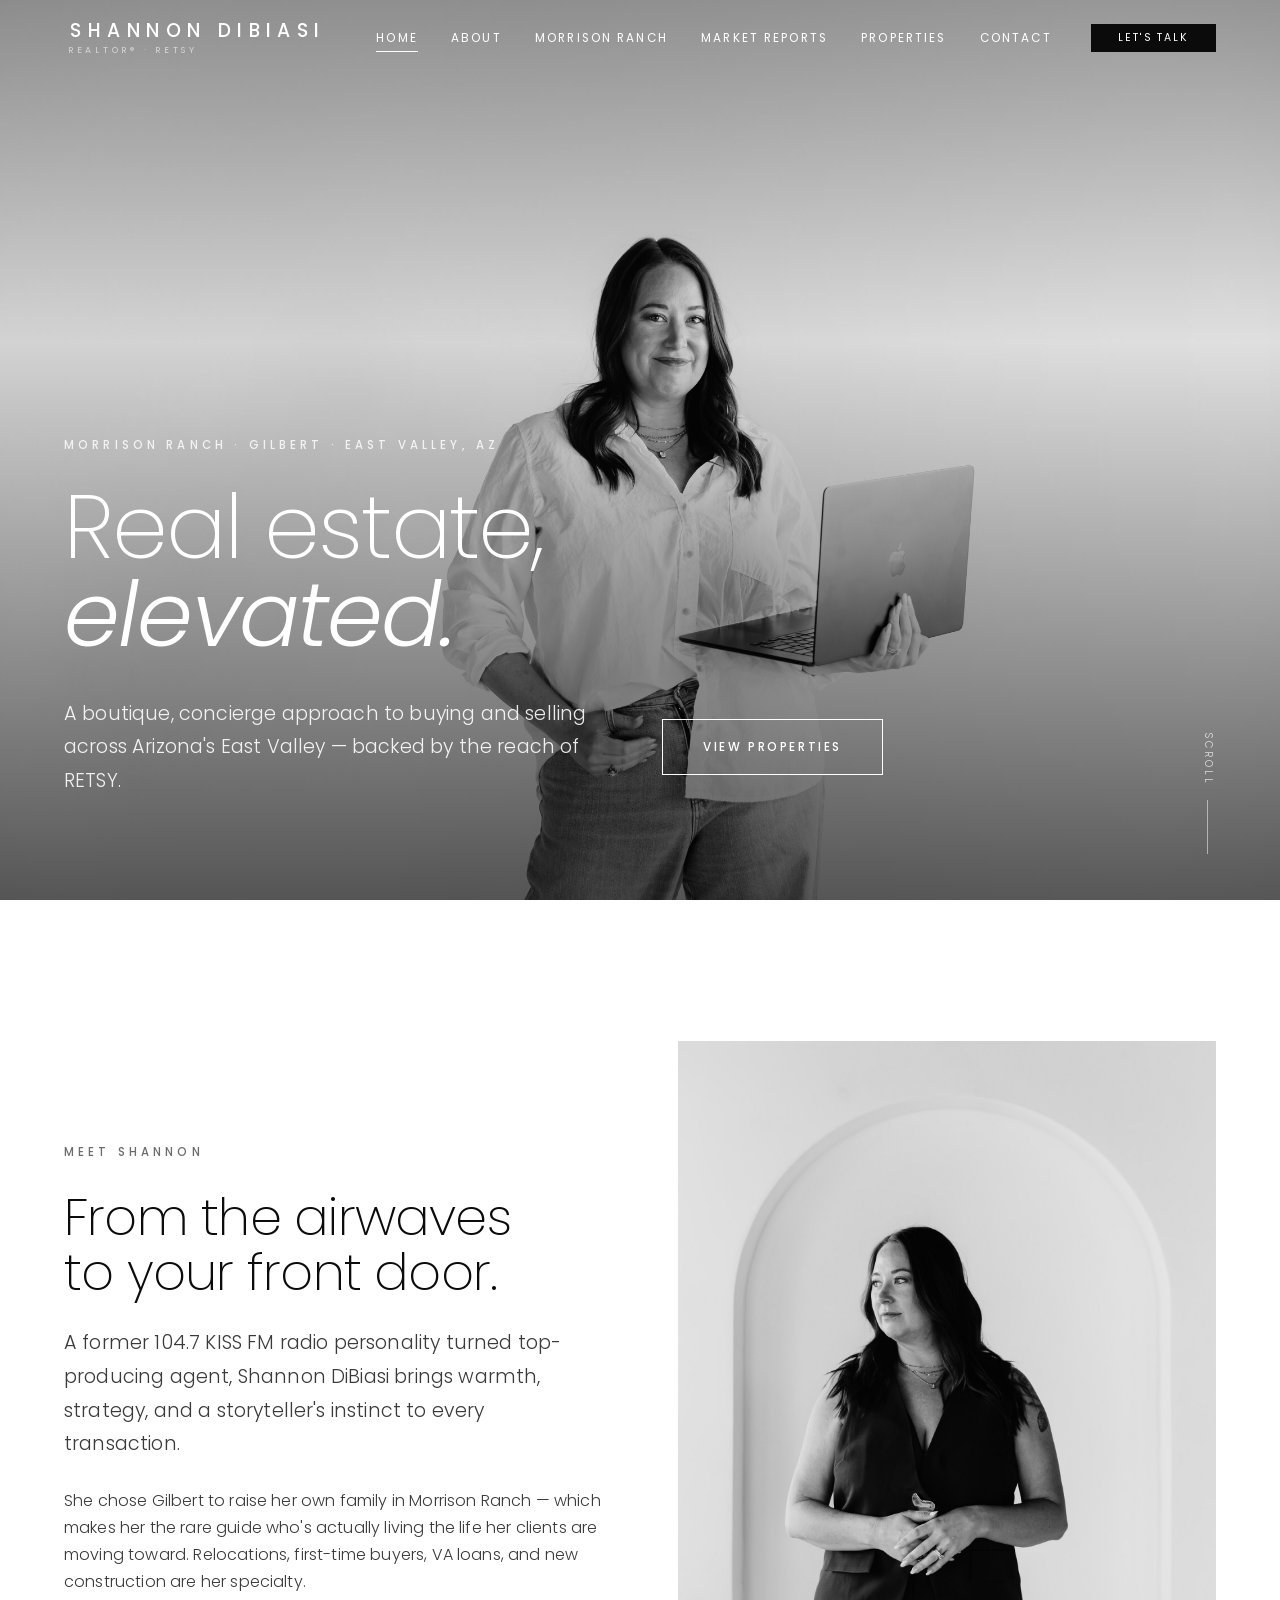
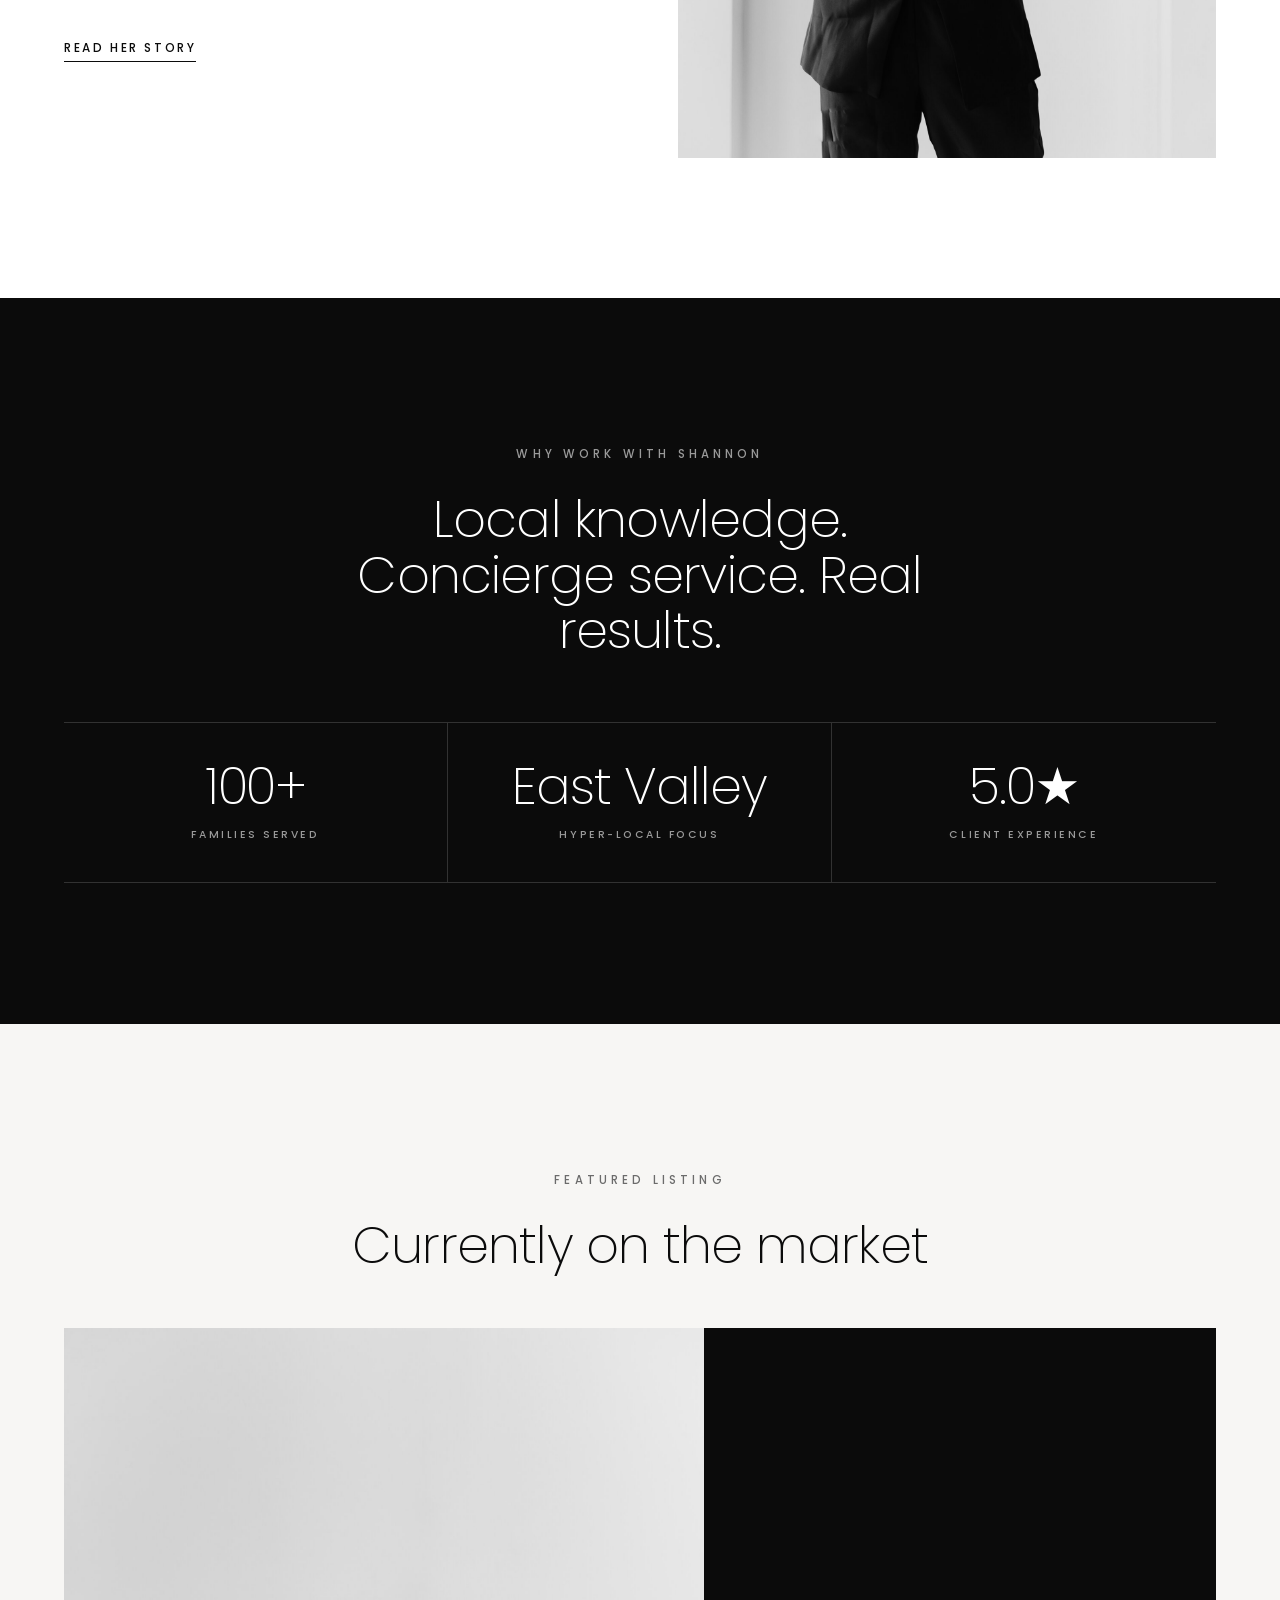
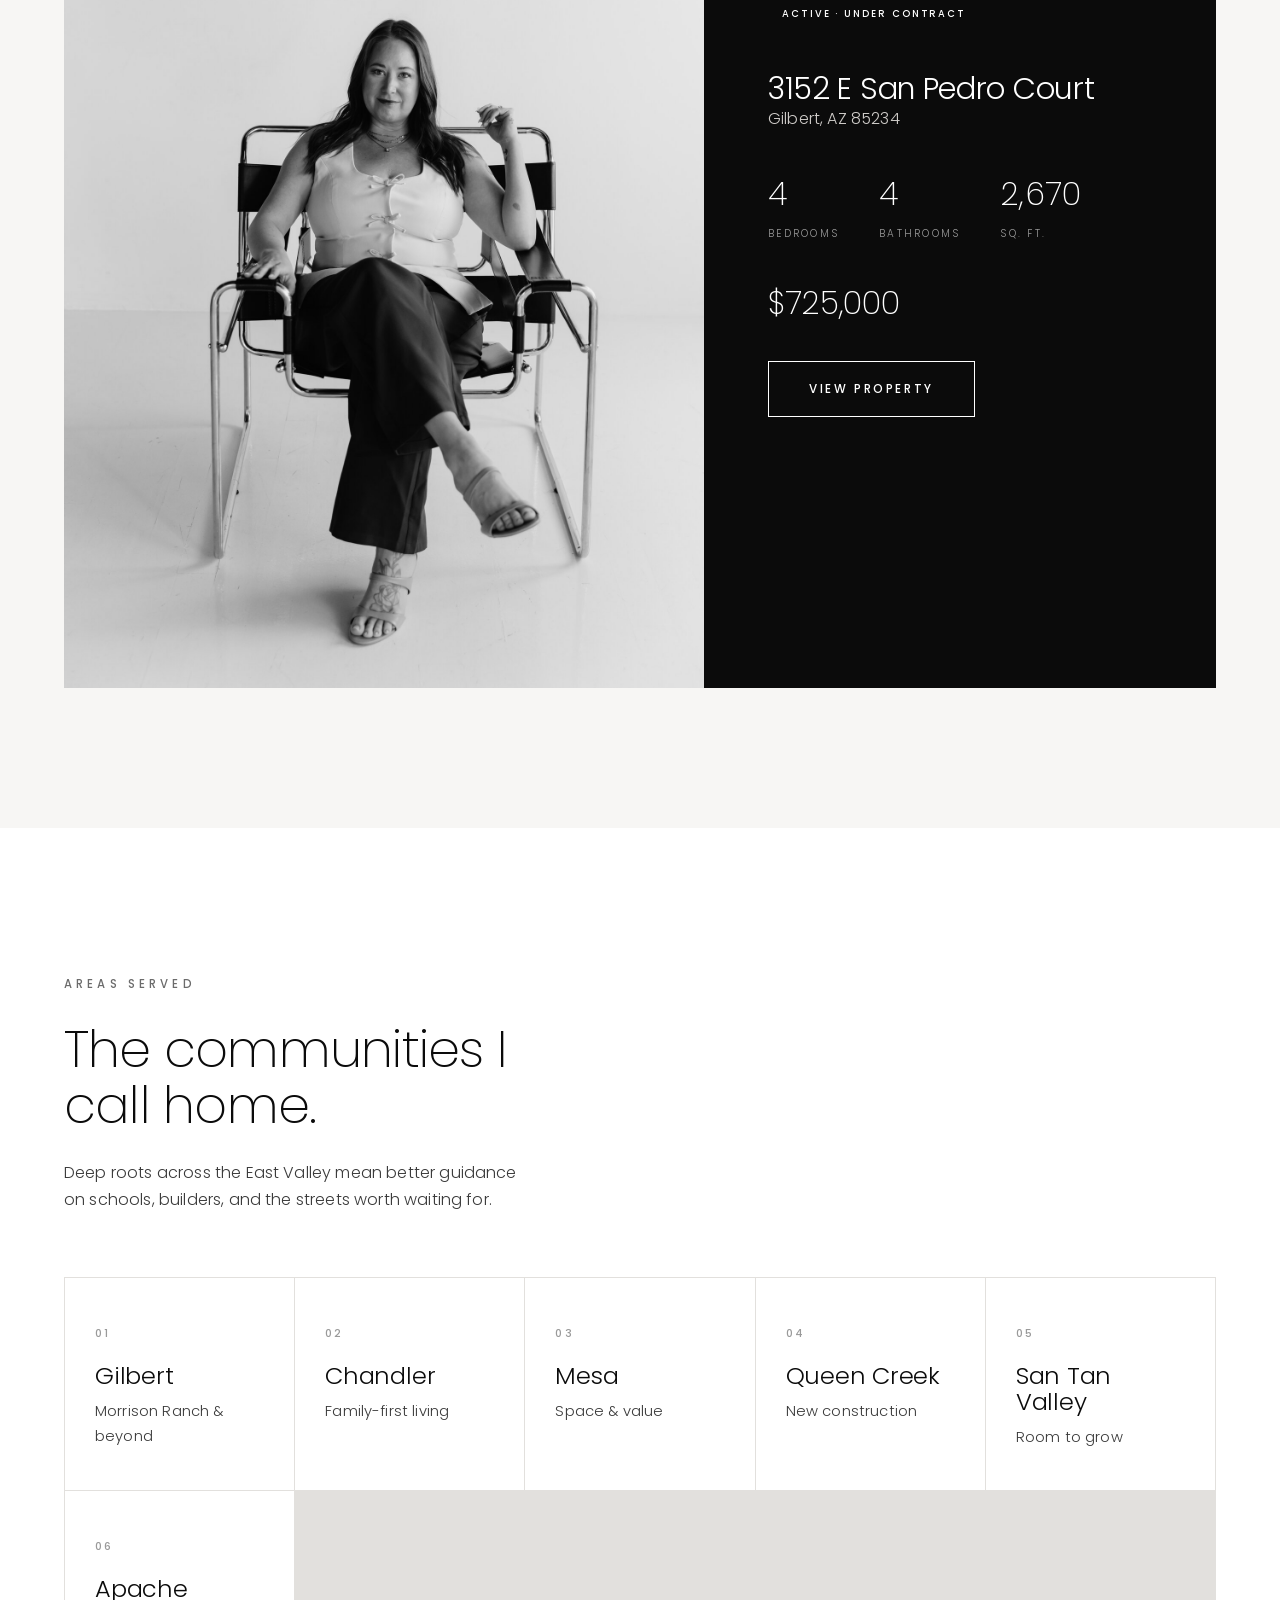
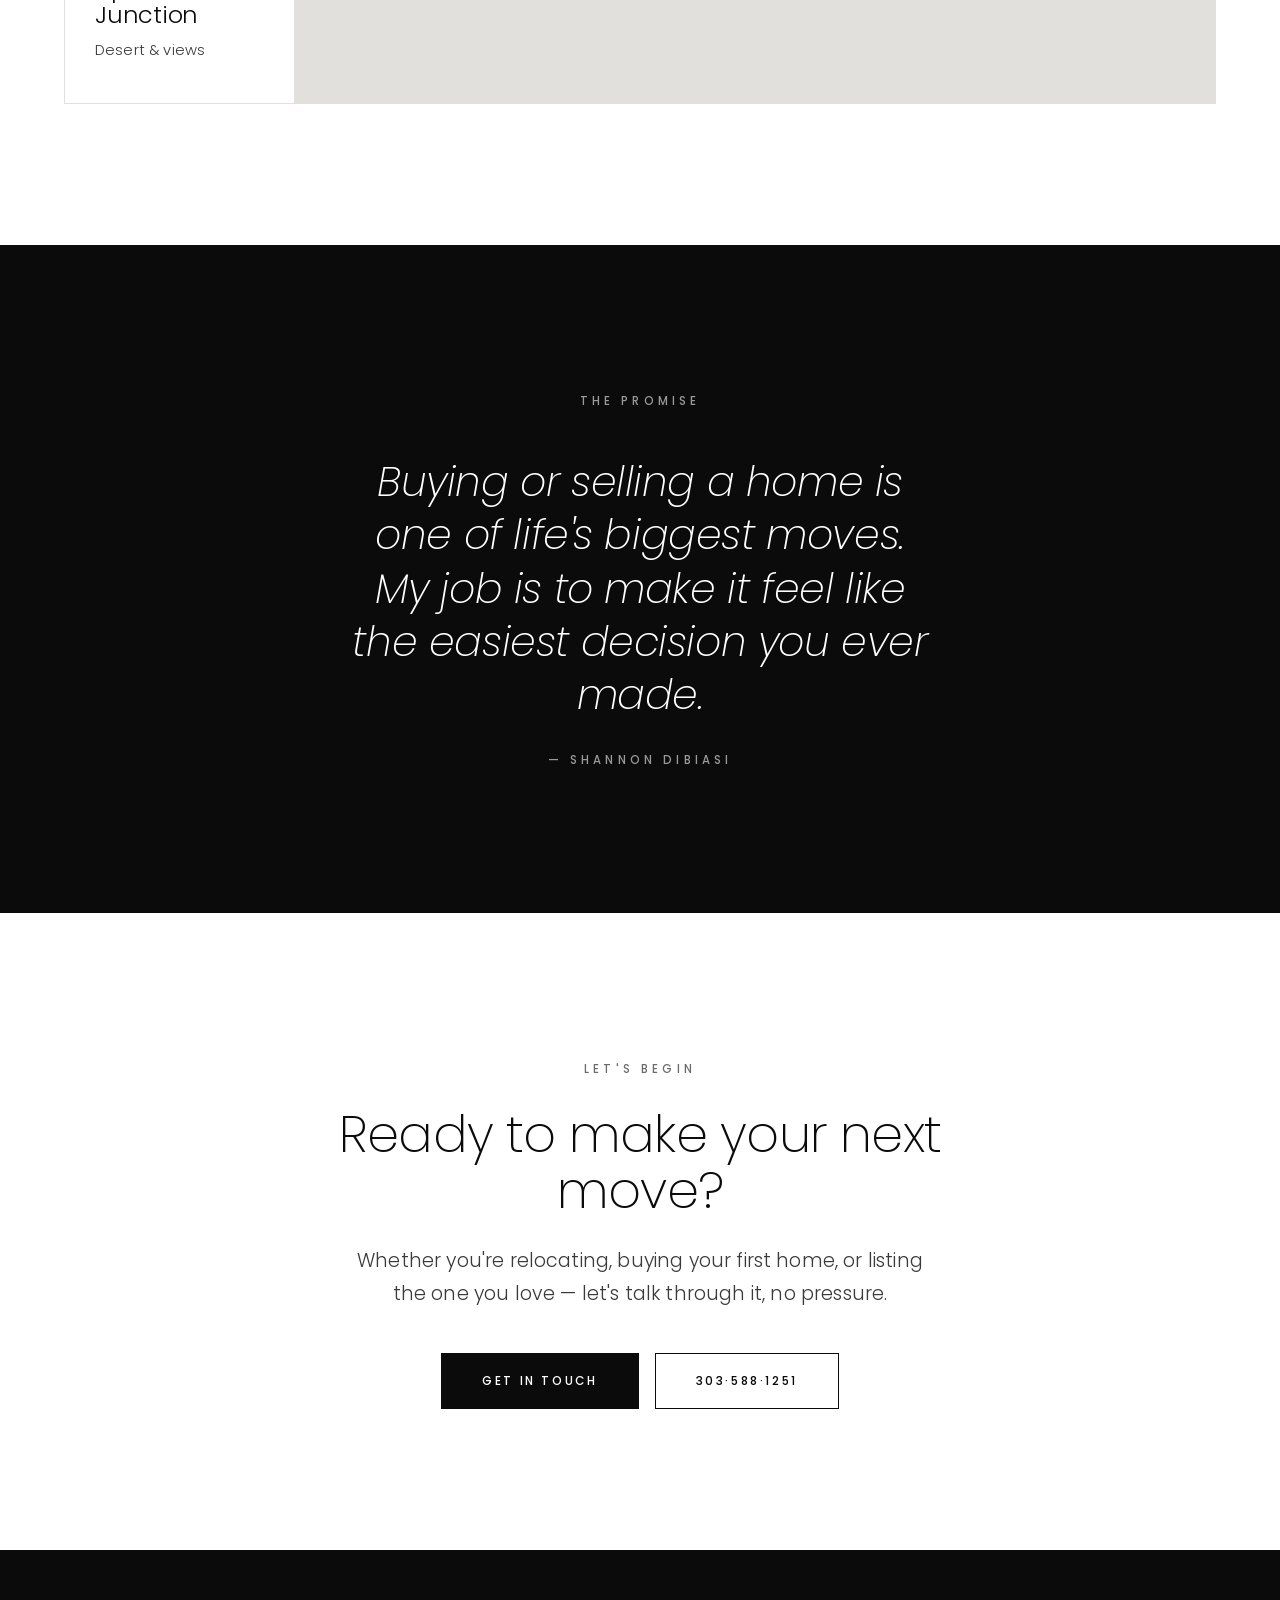
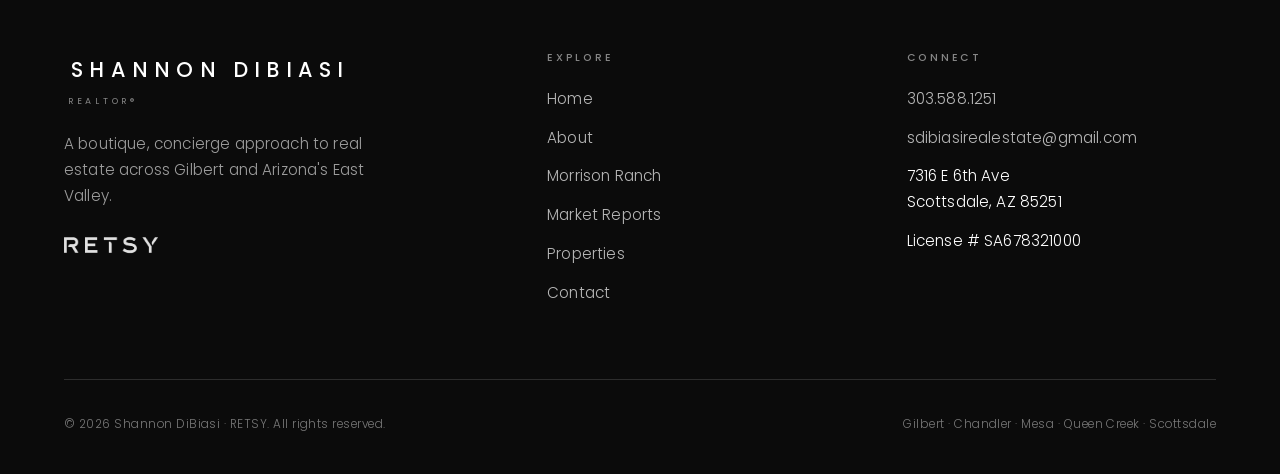
<file: index.html>
<!DOCTYPE html>
<html lang="en">
<head>
<meta charset="UTF-8" />
<meta name="viewport" content="width=device-width, initial-scale=1.0" />
<title>Shannon DiBiasi · Morrison Ranch &amp; Gilbert AZ REALTOR®</title>
<meta name="description" content="Shannon DiBiasi — Morrison Ranch resident and top-producing REALTOR® with RETSY, specializing in Morrison Ranch and Gilbert, AZ real estate, plus the greater East Valley." />
<link rel="canonical" href="https://silly-axolotl-c16f99.netlify.app/" />
<meta name="robots" content="index, follow, max-image-preview:large" />
<meta name="author" content="Shannon DiBiasi" />
<meta name="geo.region" content="US-AZ" />
<meta name="geo.placename" content="Gilbert, Arizona" />
<meta property="og:type" content="website" />
<meta property="og:title" content="Shannon DiBiasi · Morrison Ranch &amp; Gilbert AZ REALTOR®" />
<meta property="og:description" content="A Morrison Ranch resident and boutique, concierge REALTOR® serving Morrison Ranch, Gilbert, and Arizona's East Valley — backed by RETSY." />
<meta property="og:url" content="https://silly-axolotl-c16f99.netlify.app/" />
<meta property="og:site_name" content="Shannon DiBiasi Real Estate" />
<meta property="og:image" content="https://silly-axolotl-c16f99.netlify.app/images/hero-laptop-bw.jpg" />
<meta name="twitter:card" content="summary_large_image" />
<meta name="twitter:title" content="Shannon DiBiasi · Morrison Ranch &amp; Gilbert AZ REALTOR®" />
<meta name="twitter:description" content="Morrison Ranch resident and REALTOR® serving Morrison Ranch, Gilbert, and Arizona's East Valley." />
<meta name="twitter:image" content="https://silly-axolotl-c16f99.netlify.app/images/hero-laptop-bw.jpg" />
<link rel="preconnect" href="https://fonts.googleapis.com" />
<link rel="preconnect" href="https://fonts.gstatic.com" crossorigin />
<link rel="stylesheet" href="css/styles.css" />
<script type="application/ld+json">
{
  "@context": "https://schema.org",
  "@graph": [
    {
      "@type": "WebSite",
      "@id": "https://silly-axolotl-c16f99.netlify.app/#website",
      "url": "https://silly-axolotl-c16f99.netlify.app/",
      "name": "Shannon DiBiasi Real Estate",
      "publisher": { "@id": "https://silly-axolotl-c16f99.netlify.app/#agent" }
    },
    {
      "@type": "RealEstateAgent",
      "@id": "https://silly-axolotl-c16f99.netlify.app/#agent",
      "name": "Shannon DiBiasi",
      "jobTitle": "REALTOR®",
      "description": "Top-producing REALTOR® with RETSY specializing in Morrison Ranch, Gilbert, relocation buyers, VA loans, and new construction across Arizona's East Valley.",
      "image": "https://silly-axolotl-c16f99.netlify.app/images/portrait-arch-bw.jpg",
      "telephone": "+1-303-588-1251",
      "email": "sdibiasirealestate@gmail.com",
      "url": "https://silly-axolotl-c16f99.netlify.app/",
      "areaServed": ["Morrison Ranch", "Gilbert AZ", "Chandler AZ", "Mesa AZ", "Queen Creek AZ", "San Tan Valley AZ", "Scottsdale AZ", "East Valley, Arizona"],
      "knowsAbout": ["Morrison Ranch real estate", "Relocation to Gilbert Arizona", "VA loans", "New construction homes", "First-time home buyers"],
      "worksFor": { "@type": "Organization", "name": "RETSY" },
      "address": { "@type": "PostalAddress", "streetAddress": "7316 E 6th Ave", "addressLocality": "Scottsdale", "addressRegion": "AZ", "postalCode": "85251", "addressCountry": "US" }
    }
  ]
}
</script>
</head>
<body>

<!-- ============ NAV ============ -->
<header class="nav nav--dark" id="nav">
  <a href="index.html" class="brand">
    <span class="brand-name">Shannon DiBiasi</span>
    <span class="brand-sub">Realtor® · RETSY</span>
  </a>
  <nav class="nav-links" id="navLinks">
    <a href="index.html" class="active">Home</a>
    <a href="about.html">About</a>
    <a href="morrison-ranch.html">Morrison Ranch</a>
    <a href="blog/index.html">Market Reports</a>
    <a href="properties.html">Properties</a>
    <a href="contact.html">Contact</a>
    <a href="contact.html" class="btn nav-cta">Let's Talk</a>
  </nav>
  <button class="burger" id="burger" aria-label="Menu"><span></span><span></span><span></span></button>
</header>

<!-- ============ HERO ============ -->
<section class="hero">
  <div class="hero__bg"><img src="images/hero-laptop-bw.jpg" alt="Shannon DiBiasi, REALTOR®" /></div>
  <div class="hero__inner wrap">
    <span class="eyebrow">Morrison Ranch · Gilbert · East Valley, AZ</span>
    <h1 class="display mt-2">Real estate, <span class="serif-accent">elevated.</span></h1>
    <div class="hero__meta">
      <p class="lede">A boutique, concierge approach to buying and selling across Arizona's East Valley — backed by the reach of RETSY.</p>
      <a href="properties.html" class="btn btn--light">View Properties</a>
    </div>
  </div>
  <div class="scroll-cue"><span>Scroll</span><span class="line"></span></div>
</section>

<!-- ============ INTRO ============ -->
<section class="section">
  <div class="wrap split">
    <div class="reveal">
      <span class="eyebrow">Meet Shannon</span>
      <h2 class="h2 mt-2">From the airwaves<br>to your front door.</h2>
      <p class="lede mt-2">A former 104.7 KISS FM radio personality turned top-producing agent, Shannon DiBiasi brings warmth, strategy, and a storyteller's instinct to every transaction.</p>
      <p class="mt-2">She chose Gilbert to raise her own family in Morrison Ranch — which makes her the rare guide who's actually living the life her clients are moving toward. Relocations, first-time buyers, VA loans, and new construction are her specialty.</p>
      <a href="about.html" class="link-underline mt-3" style="display:inline-block">Read Her Story</a>
    </div>
    <div class="reveal" data-d="1">
      <div class="split__media split__media--tall">
        <img src="images/portrait-arch-bw.jpg" alt="Portrait of Shannon DiBiasi" />
      </div>
    </div>
  </div>
</section>

<!-- ============ STATS ============ -->
<section class="section--ink section">
  <div class="wrap">
    <div class="center reveal">
      <span class="eyebrow">Why Work With Shannon</span>
      <h2 class="h2 mt-2" style="max-width:20ch;margin-inline:auto">Local knowledge. Concierge service. Real results.</h2>
    </div>
    <div class="stats mt-4 reveal" data-d="1">
      <div class="stat"><div class="stat__num">100+</div><div class="stat__label">Families Served</div></div>
      <div class="stat"><div class="stat__num">East Valley</div><div class="stat__label">Hyper-Local Focus</div></div>
      <div class="stat"><div class="stat__num">5.0★</div><div class="stat__label">Client Experience</div></div>
    </div>
  </div>
</section>

<!-- ============ FEATURED LISTING ============ -->
<section class="section section--paper">
  <div class="wrap">
    <div class="center reveal" style="margin-bottom:54px">
      <span class="eyebrow">Featured Listing</span>
      <h2 class="h2 mt-2">Currently on the market</h2>
    </div>
  </div>
  <div class="wrap reveal" data-d="1">
    <div class="feature-prop">
      <div class="feature-prop__img"><img src="images/portrait-chair-bw.jpg" alt="3152 E San Pedro Court" style="object-position:center 30%" /></div>
      <div class="feature-prop__panel">
        <span class="prop__tag prop__tag--ink" style="position:static;align-self:flex-start">Active · Under Contract</span>
        <h3 class="h3 mt-3" style="font-size:1.9rem;color:#fff">3152 E San Pedro Court</h3>
        <p>Gilbert, AZ 85234</p>
        <div class="feature-prop__specs">
          <div class="feature-prop__spec"><span class="n">4</span><span class="l">Bedrooms</span></div>
          <div class="feature-prop__spec"><span class="n">4</span><span class="l">Bathrooms</span></div>
          <div class="feature-prop__spec"><span class="n">2,670</span><span class="l">Sq. Ft.</span></div>
        </div>
        <div style="font-size:2rem;font-weight:200;letter-spacing:-.01em;margin-bottom:30px">$725,000</div>
        <a href="properties.html" class="btn btn--light" style="align-self:flex-start">View Property</a>
      </div>
    </div>
  </div>
</section>

<!-- ============ AREAS ============ -->
<section class="section">
  <div class="wrap">
    <div class="reveal" style="max-width:46ch">
      <span class="eyebrow">Areas Served</span>
      <h2 class="h2 mt-2">The communities I call home.</h2>
      <p class="mt-2">Deep roots across the East Valley mean better guidance on schools, builders, and the streets worth waiting for.</p>
    </div>
    <div class="area-grid mt-4 reveal" data-d="1">
      <div class="area"><span class="area__idx">01</span><h3>Gilbert</h3><p>Morrison Ranch &amp; beyond</p></div>
      <div class="area"><span class="area__idx">02</span><h3>Chandler</h3><p>Family-first living</p></div>
      <div class="area"><span class="area__idx">03</span><h3>Mesa</h3><p>Space &amp; value</p></div>
      <div class="area"><span class="area__idx">04</span><h3>Queen Creek</h3><p>New construction</p></div>
      <div class="area"><span class="area__idx">05</span><h3>San Tan Valley</h3><p>Room to grow</p></div>
      <div class="area"><span class="area__idx">06</span><h3>Apache Junction</h3><p>Desert &amp; views</p></div>
    </div>
  </div>
</section>

<!-- ============ QUOTE ============ -->
<section class="section section--ink">
  <div class="wrap quote reveal">
    <span class="eyebrow">The Promise</span>
    <q class="mt-3" style="display:block">Buying or selling a home is one of life's biggest moves. My job is to make it feel like the easiest decision you ever made.</q>
    <div class="by eyebrow">— Shannon DiBiasi</div>
  </div>
</section>

<!-- ============ CTA ============ -->
<section class="section center">
  <div class="wrap reveal">
    <span class="eyebrow">Let's Begin</span>
    <h2 class="h2 mt-2" style="max-width:22ch;margin-inline:auto">Ready to make your next move?</h2>
    <p class="lede mt-2" style="max-width:50ch;margin-inline:auto">Whether you're relocating, buying your first home, or listing the one you love — let's talk through it, no pressure.</p>
    <div class="mt-3" style="display:flex;gap:16px;justify-content:center;flex-wrap:wrap">
      <a href="contact.html" class="btn">Get in Touch</a>
      <a href="tel:+13035881251" class="btn btn--ghost">303·588·1251</a>
    </div>
  </div>
</section>

<!-- ============ FOOTER ============ -->
<footer class="footer">
  <div class="wrap">
    <div class="footer__top">
      <div class="footer__brand">
        <span class="brand-name" style="font-size:1.3rem;letter-spacing:.3em">Shannon DiBiasi</span>
        <div class="brand-sub" style="margin-top:6px">Realtor®</div>
        <p>A boutique, concierge approach to real estate across Gilbert and Arizona's East Valley.</p>
        <a href="https://retsy.com" target="_blank" rel="noopener" class="footer__retsy" style="display:inline-block"><img src="images/retsy-white.png" alt="RETSY" /></a>
      </div>
      <div class="footer__col">
        <h4>Explore</h4>
        <ul>
          <li><a href="index.html">Home</a></li>
          <li><a href="about.html">About</a></li>
          <li><a href="morrison-ranch.html">Morrison Ranch</a></li>
          <li><a href="blog/index.html">Market Reports</a></li>
          <li><a href="properties.html">Properties</a></li>
          <li><a href="contact.html">Contact</a></li>
        </ul>
      </div>
      <div class="footer__col">
        <h4>Connect</h4>
        <ul>
          <li><a href="tel:+13035881251">303.588.1251</a></li>
          <li><a href="mailto:sdibiasirealestate@gmail.com">sdibiasirealestate@gmail.com</a></li>
          <li>7316 E 6th Ave<br>Scottsdale, AZ 85251</li>
          <li>License # SA678321000</li>
        </ul>
      </div>
    </div>
    <div class="footer__bottom">
      <span>© <span id="year">2026</span> Shannon DiBiasi · RETSY. All rights reserved.</span>
      <span>Gilbert · Chandler · Mesa · Queen Creek · Scottsdale</span>
    </div>
  </div>
</footer>

<script src="js/main.js"></script>
</body>
</html>
</file>
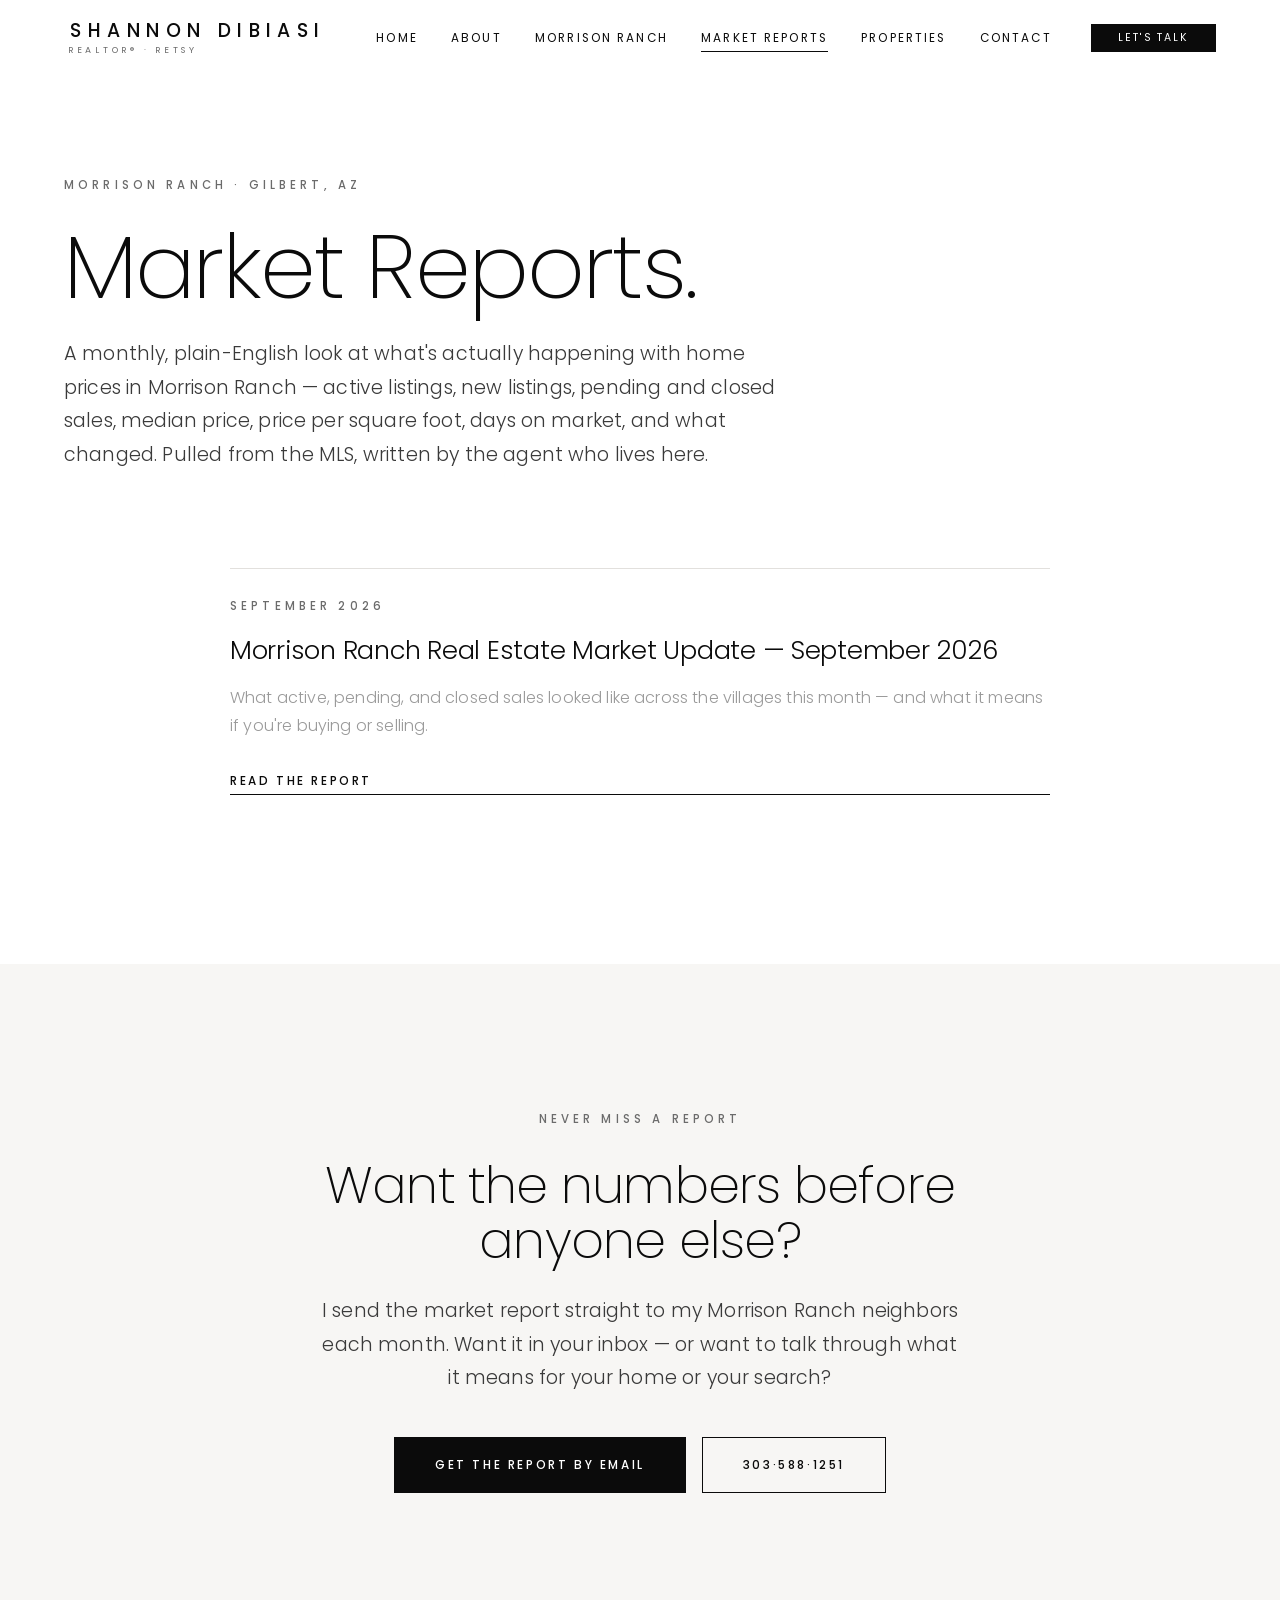
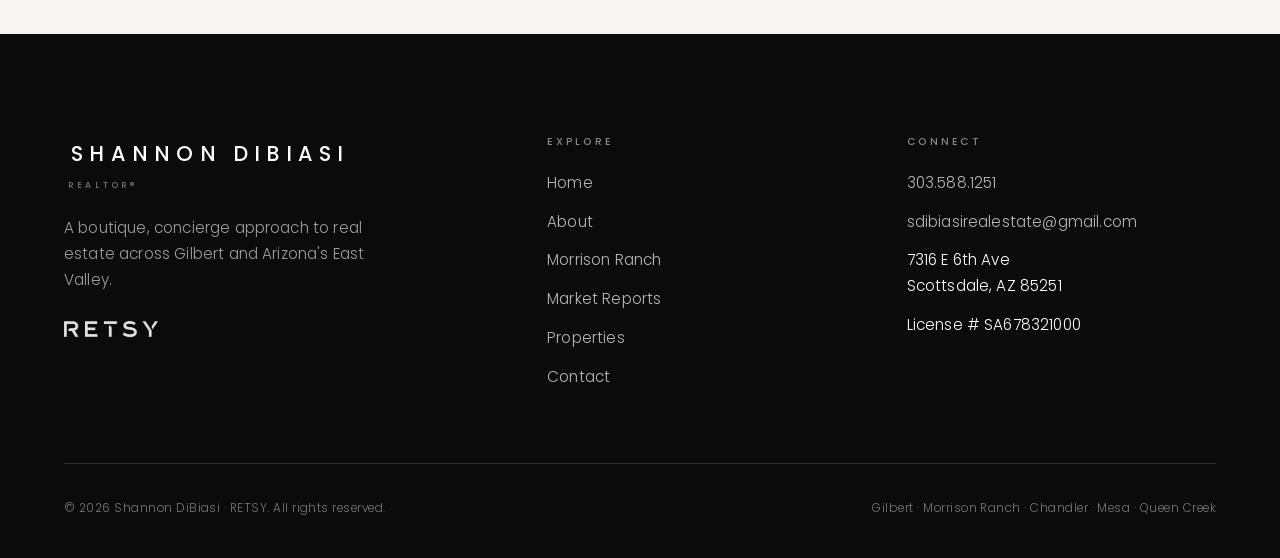
<file: blog/index.html>
<!DOCTYPE html>
<html lang="en">
<head>
<meta charset="UTF-8" />
<meta name="viewport" content="width=device-width, initial-scale=1.0" />
<title>Morrison Ranch Market Reports | Shannon DiBiasi</title>
<meta name="description" content="Monthly Morrison Ranch real estate market updates from Shannon DiBiasi — active listings, closed sales, median price, days on market, and what changed, straight from the MLS." />
<link rel="canonical" href="https://silly-axolotl-c16f99.netlify.app/blog/" />
<meta name="robots" content="index, follow, max-image-preview:large" />
<meta name="author" content="Shannon DiBiasi" />
<meta name="geo.region" content="US-AZ" />
<meta name="geo.placename" content="Gilbert, Arizona" />

<meta property="og:type" content="website" />
<meta property="og:title" content="Morrison Ranch Market Reports | Shannon DiBiasi" />
<meta property="og:description" content="Monthly Morrison Ranch real estate market updates — straight from the MLS, explained by a Morrison Ranch resident and REALTOR®." />
<meta property="og:url" content="https://silly-axolotl-c16f99.netlify.app/blog/" />
<meta property="og:site_name" content="Shannon DiBiasi Real Estate" />
<meta property="og:image" content="https://silly-axolotl-c16f99.netlify.app/images/portrait-arch-bw.jpg" />
<meta name="twitter:card" content="summary_large_image" />
<meta name="twitter:title" content="Morrison Ranch Market Reports | Shannon DiBiasi" />
<meta name="twitter:description" content="Monthly Morrison Ranch real estate market updates from a REALTOR® who lives there." />
<meta name="twitter:image" content="https://silly-axolotl-c16f99.netlify.app/images/portrait-arch-bw.jpg" />

<link rel="preconnect" href="https://fonts.googleapis.com" />
<link rel="preconnect" href="https://fonts.gstatic.com" crossorigin />
<link rel="stylesheet" href="../css/styles.css" />

<script type="application/ld+json">
{
  "@context": "https://schema.org",
  "@graph": [
    {
      "@type": "Blog",
      "@id": "https://silly-axolotl-c16f99.netlify.app/blog/#blog",
      "name": "Morrison Ranch Market Reports",
      "description": "Monthly Morrison Ranch, Gilbert AZ real estate market updates — active listings, new listings, pending and closed sales, median and average sold price, price per square foot, days on market, and list-to-sale ratio.",
      "url": "https://silly-axolotl-c16f99.netlify.app/blog/",
      "author": { "@id": "https://silly-axolotl-c16f99.netlify.app/#agent" },
      "publisher": { "@id": "https://silly-axolotl-c16f99.netlify.app/#agent" }
    },
    {
      "@type": "BreadcrumbList",
      "itemListElement": [
        { "@type": "ListItem", "position": 1, "name": "Home", "item": "https://silly-axolotl-c16f99.netlify.app/" },
        { "@type": "ListItem", "position": 2, "name": "Morrison Ranch", "item": "https://silly-axolotl-c16f99.netlify.app/morrison-ranch.html" },
        { "@type": "ListItem", "position": 3, "name": "Market Reports", "item": "https://silly-axolotl-c16f99.netlify.app/blog/" }
      ]
    }
  ]
}
</script>
</head>
<body>

<header class="nav" id="nav">
  <a href="../index.html" class="brand">
    <span class="brand-name">Shannon DiBiasi</span>
    <span class="brand-sub">Realtor® · RETSY</span>
  </a>
  <nav class="nav-links" id="navLinks">
    <a href="../index.html">Home</a>
    <a href="../about.html">About</a>
    <a href="../morrison-ranch.html">Morrison Ranch</a>
    <a href="index.html" class="active">Market Reports</a>
    <a href="../properties.html">Properties</a>
    <a href="../contact.html">Contact</a>
    <a href="../contact.html" class="btn nav-cta">Let's Talk</a>
  </nav>
  <button class="burger" id="burger" aria-label="Menu"><span></span><span></span><span></span></button>
</header>

<!-- PAGE HERO -->
<section class="page-hero wrap">
  <span class="eyebrow reveal">Morrison Ranch · Gilbert, AZ</span>
  <h1 class="display mt-2 reveal" data-d="1">Market Reports.</h1>
  <p class="lede mt-2 reveal" data-d="2" style="max-width:60ch">A monthly, plain-English look at what's actually happening with home prices in Morrison Ranch — active listings, new listings, pending and closed sales, median price, price per square foot, days on market, and what changed. Pulled from the MLS, written by the agent who lives here.</p>
</section>

<!-- REPORT LIST -->
<section class="section" style="padding-top:20px">
  <div class="wrap">
    <div class="reveal" data-d="1" style="max-width:820px;margin-inline:auto">

      <!-- Report row template — duplicate this block for each new month -->
      <a href="morrison-ranch-market-update-september-2026.html" class="prop" style="display:flex;flex-direction:column;gap:6px;border-top:1px solid var(--line);padding:28px 0;text-decoration:none;color:inherit">
        <span class="eyebrow">September 2026</span>
        <h3 class="h3 mt-1">Morrison Ranch Real Estate Market Update — September 2026</h3>
        <p class="mt-1" style="color:var(--grey-400)">What active, pending, and closed sales looked like across the villages this month — and what it means if you're buying or selling.</p>
        <span class="link-underline mt-2" style="display:inline-block">Read the Report</span>
      </a>

    </div>
  </div>
</section>

<!-- CTA -->
<section class="section center section--paper">
  <div class="wrap reveal">
    <span class="eyebrow">Never Miss a Report</span>
    <h2 class="h2 mt-2" style="max-width:24ch;margin-inline:auto">Want the numbers before anyone else?</h2>
    <p class="lede mt-2" style="max-width:54ch;margin-inline:auto">I send the market report straight to my Morrison Ranch neighbors each month. Want it in your inbox — or want to talk through what it means for your home or your search?</p>
    <div class="mt-3" style="display:flex;gap:16px;justify-content:center;flex-wrap:wrap">
      <a href="../contact.html" class="btn">Get the Report by Email</a>
      <a href="tel:+13035881251" class="btn btn--ghost">303·588·1251</a>
    </div>
  </div>
</section>

<!-- FOOTER -->
<footer class="footer">
  <div class="wrap">
    <div class="footer__top">
      <div class="footer__brand">
        <span class="brand-name" style="font-size:1.3rem;letter-spacing:.3em">Shannon DiBiasi</span>
        <div class="brand-sub" style="margin-top:6px">Realtor®</div>
        <p>A boutique, concierge approach to real estate across Gilbert and Arizona's East Valley.</p>
        <a href="https://retsy.com" target="_blank" rel="noopener" class="footer__retsy" style="display:inline-block"><img src="../images/retsy-white.png" alt="RETSY" /></a>
      </div>
      <div class="footer__col">
        <h4>Explore</h4>
        <ul>
          <li><a href="../index.html">Home</a></li>
          <li><a href="../about.html">About</a></li>
          <li><a href="../morrison-ranch.html">Morrison Ranch</a></li>
          <li><a href="index.html">Market Reports</a></li>
          <li><a href="../properties.html">Properties</a></li>
          <li><a href="../contact.html">Contact</a></li>
        </ul>
      </div>
      <div class="footer__col">
        <h4>Connect</h4>
        <ul>
          <li><a href="tel:+13035881251">303.588.1251</a></li>
          <li><a href="mailto:sdibiasirealestate@gmail.com">sdibiasirealestate@gmail.com</a></li>
          <li>7316 E 6th Ave<br>Scottsdale, AZ 85251</li>
          <li>License # SA678321000</li>
        </ul>
      </div>
    </div>
    <div class="footer__bottom">
      <span>© <span id="year">2026</span> Shannon DiBiasi · RETSY. All rights reserved.</span>
      <span>Gilbert · Morrison Ranch · Chandler · Mesa · Queen Creek</span>
    </div>
  </div>
</footer>

<script src="../js/main.js"></script>
</body>
</html>
</file>
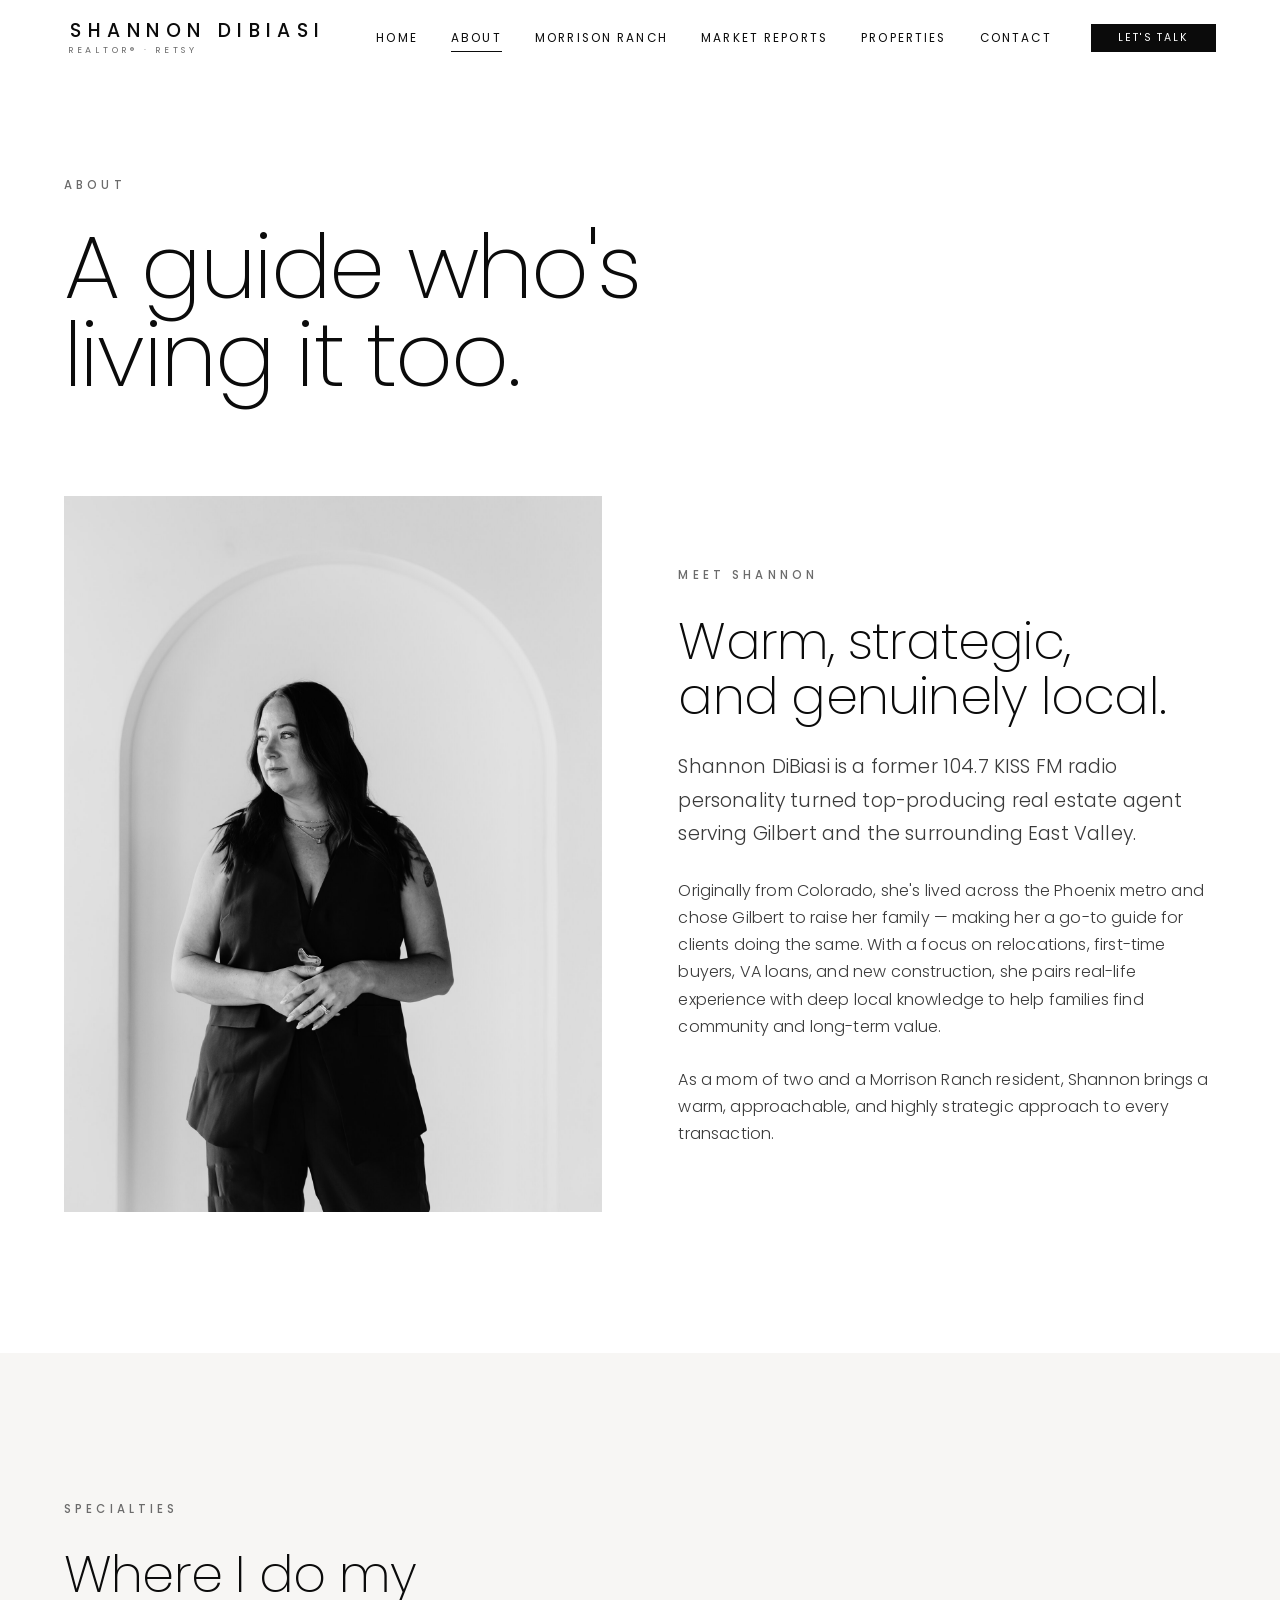
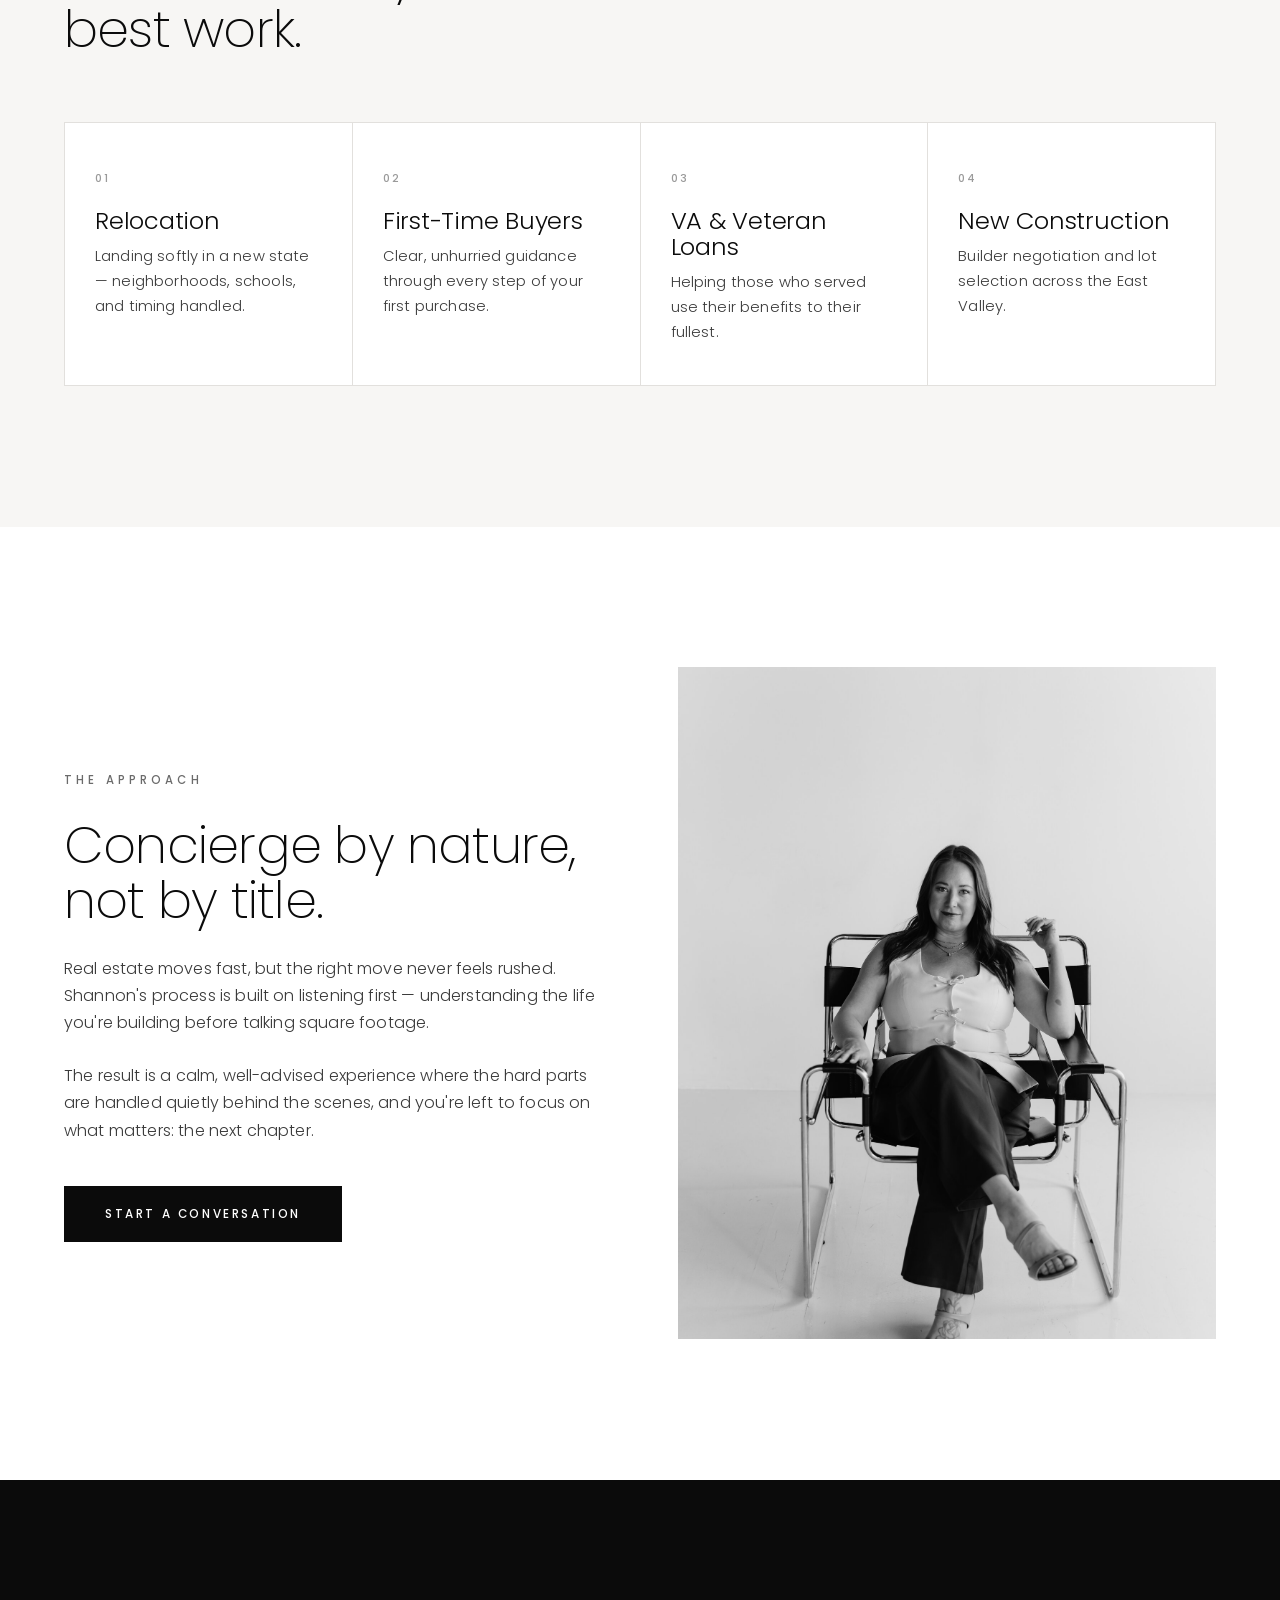
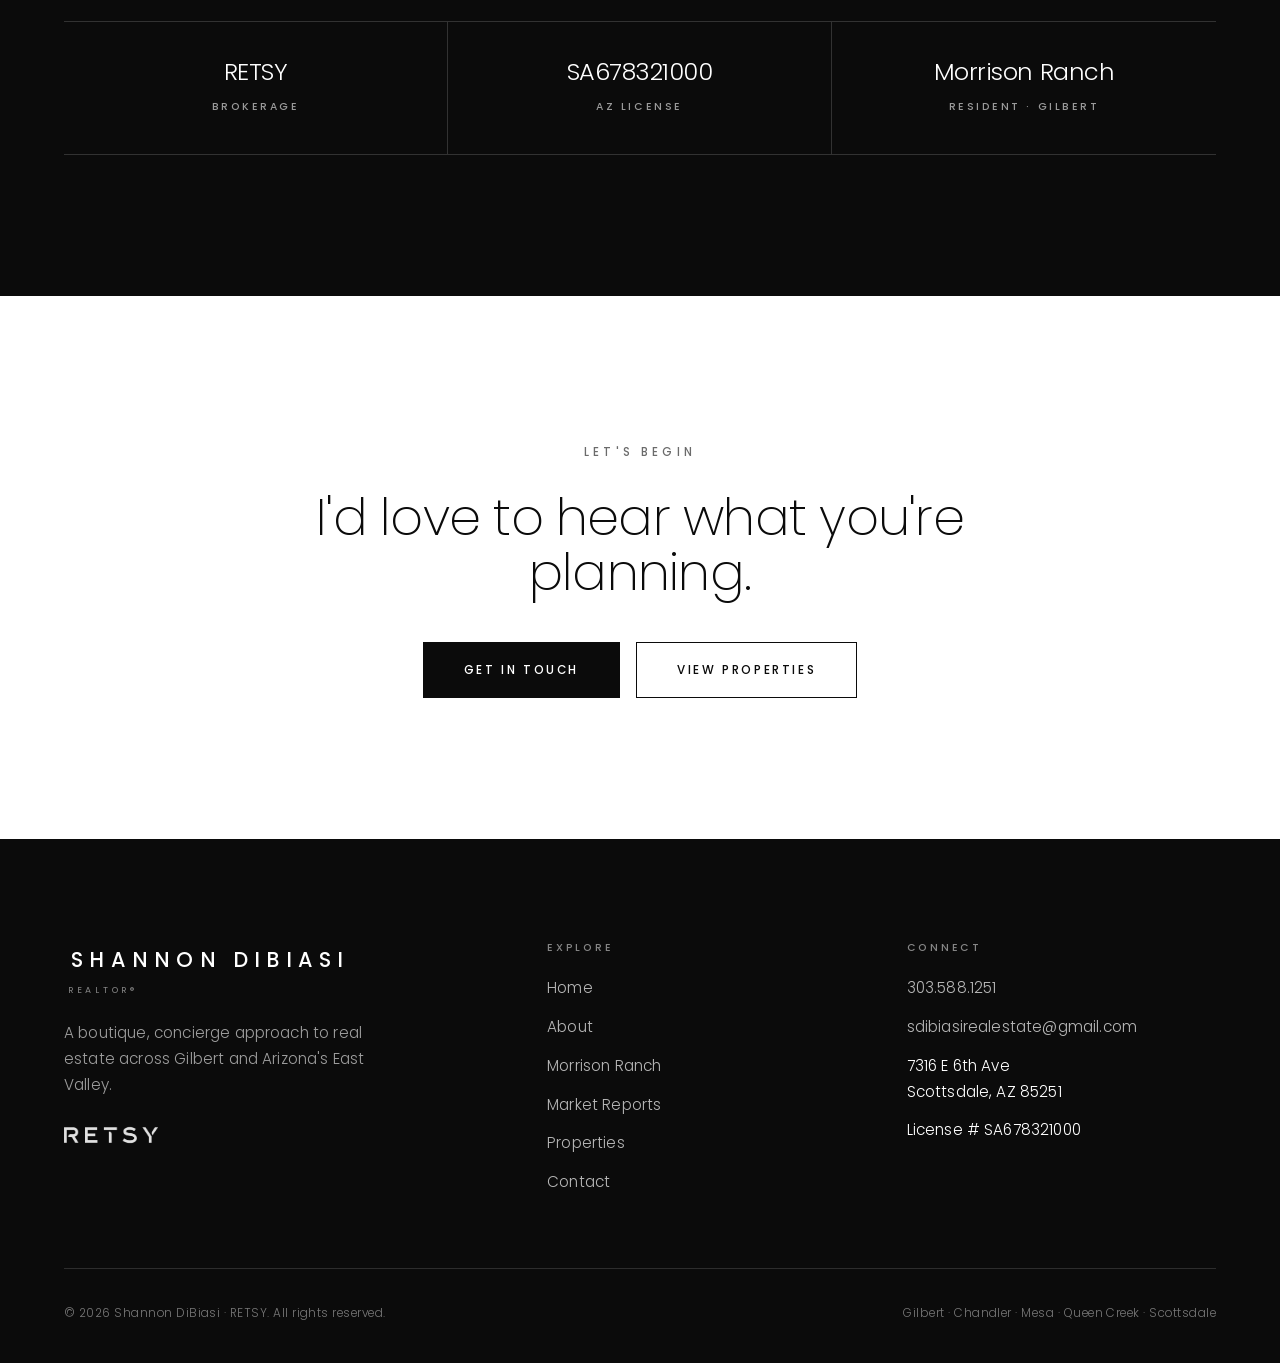
<file: about.html>
<!DOCTYPE html>
<html lang="en">
<head>
<meta charset="UTF-8" />
<meta name="viewport" content="width=device-width, initial-scale=1.0" />
<title>About · Shannon DiBiasi</title>
<meta name="description" content="Meet Shannon DiBiasi — former radio personality, Morrison Ranch resident, and top-producing REALTOR® with RETSY serving Gilbert and the East Valley." />
<link rel="canonical" href="https://silly-axolotl-c16f99.netlify.app/about.html" />
<meta name="robots" content="index, follow, max-image-preview:large" />
<meta name="author" content="Shannon DiBiasi" />
<meta name="geo.region" content="US-AZ" />
<meta name="geo.placename" content="Gilbert, Arizona" />
<meta property="og:type" content="profile" />
<meta property="og:title" content="About Shannon DiBiasi · Gilbert &amp; Morrison Ranch REALTOR®" />
<meta property="og:description" content="Former radio personality turned top-producing REALTOR®, Morrison Ranch resident, and East Valley relocation and VA-loan specialist." />
<meta property="og:url" content="https://silly-axolotl-c16f99.netlify.app/about.html" />
<meta property="og:site_name" content="Shannon DiBiasi Real Estate" />
<meta property="og:image" content="https://silly-axolotl-c16f99.netlify.app/images/portrait-arch-bw.jpg" />
<meta name="twitter:card" content="summary_large_image" />
<meta name="twitter:title" content="About Shannon DiBiasi · Gilbert &amp; Morrison Ranch REALTOR®" />
<meta name="twitter:description" content="Morrison Ranch resident and East Valley relocation and VA-loan specialist with RETSY." />
<meta name="twitter:image" content="https://silly-axolotl-c16f99.netlify.app/images/portrait-arch-bw.jpg" />
<link rel="preconnect" href="https://fonts.googleapis.com" />
<link rel="preconnect" href="https://fonts.gstatic.com" crossorigin />
<link rel="stylesheet" href="css/styles.css" />
<script type="application/ld+json">
{
  "@context": "https://schema.org",
  "@type": "RealEstateAgent",
  "@id": "https://silly-axolotl-c16f99.netlify.app/#agent",
  "name": "Shannon DiBiasi",
  "jobTitle": "REALTOR®",
  "description": "A former 104.7 KISS FM radio personality turned top-producing REALTOR® with RETSY, serving Gilbert, Morrison Ranch, and the East Valley. Specializes in relocation, first-time buyers, VA loans, and new construction.",
  "image": "https://silly-axolotl-c16f99.netlify.app/images/portrait-arch-bw.jpg",
  "telephone": "+1-303-588-1251",
  "email": "sdibiasirealestate@gmail.com",
  "url": "https://silly-axolotl-c16f99.netlify.app/about.html",
  "areaServed": ["Morrison Ranch", "Gilbert AZ", "Chandler AZ", "Mesa AZ", "Queen Creek AZ", "San Tan Valley AZ", "East Valley, Arizona"],
  "knowsAbout": ["Morrison Ranch real estate", "Relocation to Gilbert Arizona", "VA loans", "New construction homes", "First-time home buyers"],
  "worksFor": { "@type": "Organization", "name": "RETSY" },
  "address": { "@type": "PostalAddress", "streetAddress": "7316 E 6th Ave", "addressLocality": "Scottsdale", "addressRegion": "AZ", "postalCode": "85251", "addressCountry": "US" }
}
</script>
</head>
<body>

<header class="nav" id="nav">
  <a href="index.html" class="brand">
    <span class="brand-name">Shannon DiBiasi</span>
    <span class="brand-sub">Realtor® · RETSY</span>
  </a>
  <nav class="nav-links" id="navLinks">
    <a href="index.html">Home</a>
    <a href="about.html" class="active">About</a>
    <a href="morrison-ranch.html">Morrison Ranch</a>
    <a href="blog/index.html">Market Reports</a>
    <a href="properties.html">Properties</a>
    <a href="contact.html">Contact</a>
    <a href="contact.html" class="btn nav-cta">Let's Talk</a>
  </nav>
  <button class="burger" id="burger" aria-label="Menu"><span></span><span></span><span></span></button>
</header>

<!-- PAGE HERO -->
<section class="page-hero wrap">
  <span class="eyebrow reveal">About</span>
  <h1 class="display mt-2 reveal" data-d="1">A guide who's<br>living it too.</h1>
</section>

<!-- BIO SPLIT -->
<section class="section" style="padding-top:20px">
  <div class="wrap split">
    <div class="reveal split__order-img">
      <div class="split__media split__media--tall"><img src="images/portrait-arch-bw.jpg" alt="Shannon DiBiasi portrait" /></div>
    </div>
    <div class="reveal" data-d="1">
      <span class="eyebrow">Meet Shannon</span>
      <h2 class="h2 mt-2">Warm, strategic,<br>and genuinely local.</h2>
      <p class="lede mt-2">Shannon DiBiasi is a former 104.7 KISS FM radio personality turned top-producing real estate agent serving Gilbert and the surrounding East Valley.</p>
      <p class="mt-2">Originally from Colorado, she's lived across the Phoenix metro and chose Gilbert to raise her family — making her a go-to guide for clients doing the same. With a focus on relocations, first-time buyers, VA loans, and new construction, she pairs real-life experience with deep local knowledge to help families find community and long-term value.</p>
      <p class="mt-2">As a mom of two and a Morrison Ranch resident, Shannon brings a warm, approachable, and highly strategic approach to every transaction.</p>
    </div>
  </div>
</section>

<!-- SPECIALTIES -->
<section class="section section--paper">
  <div class="wrap">
    <div class="reveal" style="max-width:44ch">
      <span class="eyebrow">Specialties</span>
      <h2 class="h2 mt-2">Where I do my best work.</h2>
    </div>
    <div class="area-grid mt-4 reveal" data-d="1">
      <div class="area"><span class="area__idx">01</span><h3>Relocation</h3><p>Landing softly in a new state — neighborhoods, schools, and timing handled.</p></div>
      <div class="area"><span class="area__idx">02</span><h3>First-Time Buyers</h3><p>Clear, unhurried guidance through every step of your first purchase.</p></div>
      <div class="area"><span class="area__idx">03</span><h3>VA &amp; Veteran Loans</h3><p>Helping those who served use their benefits to their fullest.</p></div>
      <div class="area"><span class="area__idx">04</span><h3>New Construction</h3><p>Builder negotiation and lot selection across the East Valley.</p></div>
    </div>
  </div>
</section>

<!-- VALUES / APPROACH -->
<section class="section">
  <div class="wrap split">
    <div class="reveal">
      <span class="eyebrow">The Approach</span>
      <h2 class="h2 mt-2">Concierge by nature,<br>not by title.</h2>
      <p class="mt-2">Real estate moves fast, but the right move never feels rushed. Shannon's process is built on listening first — understanding the life you're building before talking square footage.</p>
      <p class="mt-2">The result is a calm, well-advised experience where the hard parts are handled quietly behind the scenes, and you're left to focus on what matters: the next chapter.</p>
      <a href="contact.html" class="btn mt-3">Start a Conversation</a>
    </div>
    <div class="reveal" data-d="1">
      <div class="split__media"><img src="images/portrait-chair-bw.jpg" alt="Shannon DiBiasi" /></div>
    </div>
  </div>
</section>

<!-- CREDENTIALS STRIP -->
<section class="section section--ink">
  <div class="wrap">
    <div class="stats reveal">
      <div class="stat"><div class="stat__num" style="font-size:1.5rem;font-weight:300">RETSY</div><div class="stat__label">Brokerage</div></div>
      <div class="stat"><div class="stat__num" style="font-size:1.5rem;font-weight:300">SA678321000</div><div class="stat__label">AZ License</div></div>
      <div class="stat"><div class="stat__num" style="font-size:1.5rem;font-weight:300">Morrison Ranch</div><div class="stat__label">Resident · Gilbert</div></div>
    </div>
  </div>
</section>

<!-- CTA -->
<section class="section center">
  <div class="wrap reveal">
    <span class="eyebrow">Let's Begin</span>
    <h2 class="h2 mt-2" style="max-width:22ch;margin-inline:auto">I'd love to hear what you're planning.</h2>
    <div class="mt-3" style="display:flex;gap:16px;justify-content:center;flex-wrap:wrap">
      <a href="contact.html" class="btn">Get in Touch</a>
      <a href="properties.html" class="btn btn--ghost">View Properties</a>
    </div>
  </div>
</section>

<!-- FOOTER -->
<footer class="footer">
  <div class="wrap">
    <div class="footer__top">
      <div class="footer__brand">
        <span class="brand-name" style="font-size:1.3rem;letter-spacing:.3em">Shannon DiBiasi</span>
        <div class="brand-sub" style="margin-top:6px">Realtor®</div>
        <p>A boutique, concierge approach to real estate across Gilbert and Arizona's East Valley.</p>
        <a href="https://retsy.com" target="_blank" rel="noopener" class="footer__retsy" style="display:inline-block"><img src="images/retsy-white.png" alt="RETSY" /></a>
      </div>
      <div class="footer__col">
        <h4>Explore</h4>
        <ul>
          <li><a href="index.html">Home</a></li>
          <li><a href="about.html">About</a></li>
          <li><a href="morrison-ranch.html">Morrison Ranch</a></li>
          <li><a href="blog/index.html">Market Reports</a></li>
          <li><a href="properties.html">Properties</a></li>
          <li><a href="contact.html">Contact</a></li>
        </ul>
      </div>
      <div class="footer__col">
        <h4>Connect</h4>
        <ul>
          <li><a href="tel:+13035881251">303.588.1251</a></li>
          <li><a href="mailto:sdibiasirealestate@gmail.com">sdibiasirealestate@gmail.com</a></li>
          <li>7316 E 6th Ave<br>Scottsdale, AZ 85251</li>
          <li>License # SA678321000</li>
        </ul>
      </div>
    </div>
    <div class="footer__bottom">
      <span>© <span id="year">2026</span> Shannon DiBiasi · RETSY. All rights reserved.</span>
      <span>Gilbert · Chandler · Mesa · Queen Creek · Scottsdale</span>
    </div>
  </div>
</footer>

<script src="js/main.js"></script>
</body>
</html>
</file>
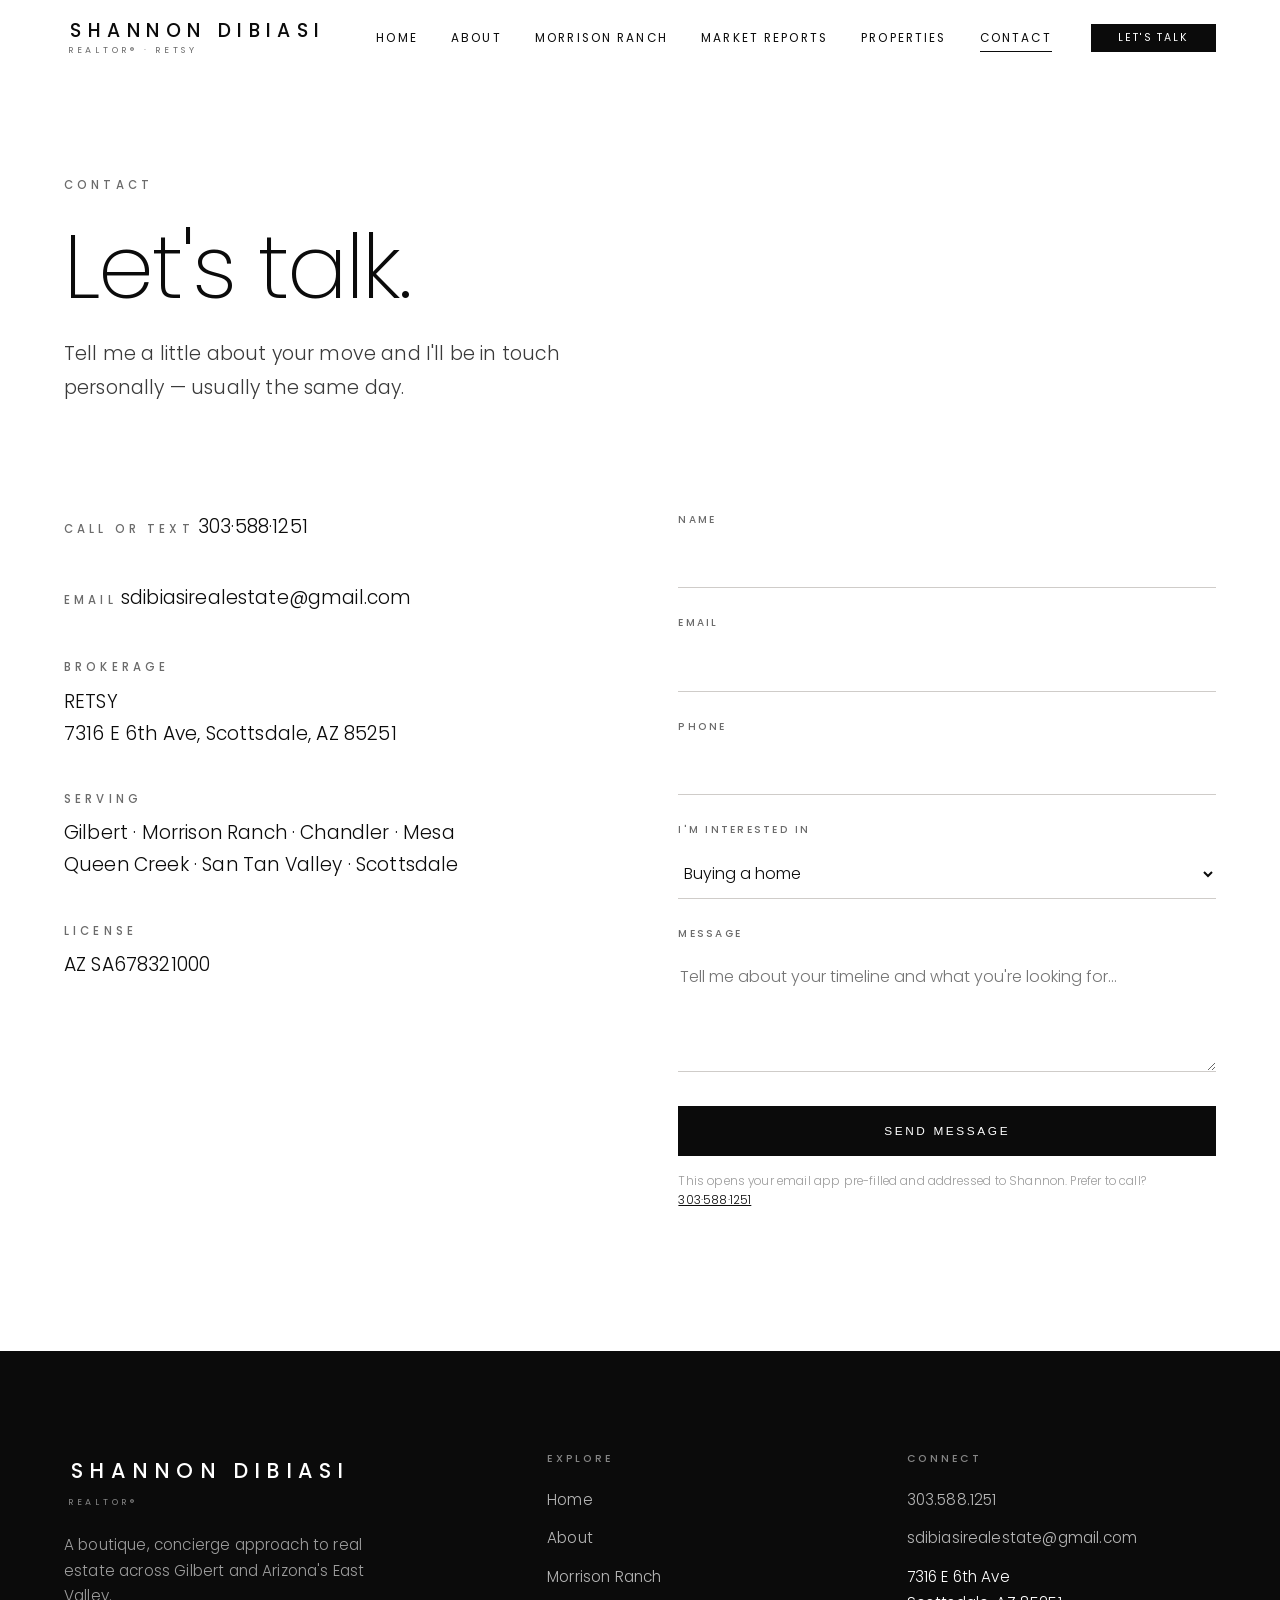
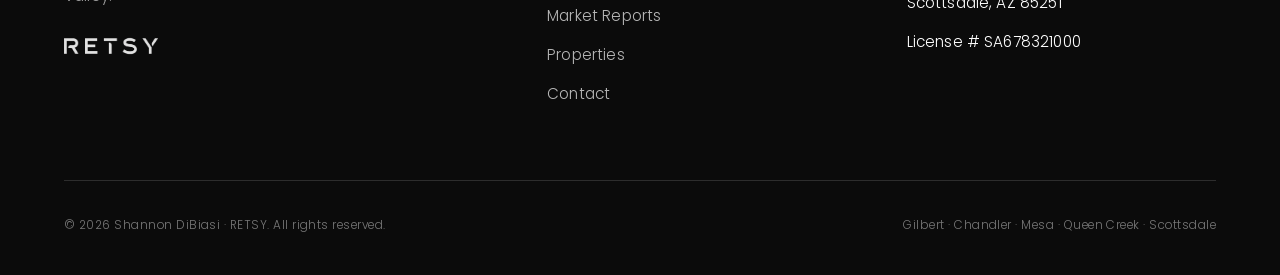
<file: contact.html>
<!DOCTYPE html>
<html lang="en">
<head>
<meta charset="UTF-8" />
<meta name="viewport" content="width=device-width, initial-scale=1.0" />
<title>Contact · Shannon DiBiasi</title>
<meta name="description" content="Get in touch with Shannon DiBiasi, REALTOR® with RETSY — serving Gilbert and the East Valley of Arizona." />
<link rel="canonical" href="https://silly-axolotl-c16f99.netlify.app/contact.html" />
<meta name="robots" content="index, follow, max-image-preview:large" />
<meta name="author" content="Shannon DiBiasi" />
<meta name="geo.region" content="US-AZ" />
<meta name="geo.placename" content="Gilbert, Arizona" />
<meta property="og:type" content="website" />
<meta property="og:title" content="Contact Shannon DiBiasi · Gilbert &amp; East Valley REALTOR®" />
<meta property="og:description" content="Get in touch with Shannon DiBiasi, REALTOR® with RETSY — serving Gilbert, Morrison Ranch, and the East Valley of Arizona. Call or text 303-588-1251." />
<meta property="og:url" content="https://silly-axolotl-c16f99.netlify.app/contact.html" />
<meta property="og:site_name" content="Shannon DiBiasi Real Estate" />
<meta property="og:image" content="https://silly-axolotl-c16f99.netlify.app/images/portrait-arch-bw.jpg" />
<meta name="twitter:card" content="summary_large_image" />
<meta name="twitter:title" content="Contact Shannon DiBiasi · Gilbert &amp; East Valley REALTOR®" />
<meta name="twitter:description" content="Call or text 303-588-1251, or email sdibiasirealestate@gmail.com." />
<meta name="twitter:image" content="https://silly-axolotl-c16f99.netlify.app/images/portrait-arch-bw.jpg" />
<link rel="preconnect" href="https://fonts.googleapis.com" />
<link rel="preconnect" href="https://fonts.gstatic.com" crossorigin />
<link rel="stylesheet" href="css/styles.css" />
<script type="application/ld+json">
{
  "@context": "https://schema.org",
  "@type": "RealEstateAgent",
  "@id": "https://silly-axolotl-c16f99.netlify.app/#agent",
  "name": "Shannon DiBiasi",
  "jobTitle": "REALTOR®",
  "image": "https://silly-axolotl-c16f99.netlify.app/images/portrait-arch-bw.jpg",
  "telephone": "+1-303-588-1251",
  "email": "sdibiasirealestate@gmail.com",
  "url": "https://silly-axolotl-c16f99.netlify.app/contact.html",
  "areaServed": ["Morrison Ranch", "Gilbert AZ", "Chandler AZ", "Mesa AZ", "Queen Creek AZ", "San Tan Valley AZ", "East Valley, Arizona"],
  "worksFor": { "@type": "Organization", "name": "RETSY" },
  "address": { "@type": "PostalAddress", "streetAddress": "7316 E 6th Ave", "addressLocality": "Scottsdale", "addressRegion": "AZ", "postalCode": "85251", "addressCountry": "US" }
}
</script>
</head>
<body>

<header class="nav" id="nav">
  <a href="index.html" class="brand">
    <span class="brand-name">Shannon DiBiasi</span>
    <span class="brand-sub">Realtor® · RETSY</span>
  </a>
  <nav class="nav-links" id="navLinks">
    <a href="index.html">Home</a>
    <a href="about.html">About</a>
    <a href="morrison-ranch.html">Morrison Ranch</a>
    <a href="blog/index.html">Market Reports</a>
    <a href="properties.html">Properties</a>
    <a href="contact.html" class="active">Contact</a>
    <a href="contact.html" class="btn nav-cta">Let's Talk</a>
  </nav>
  <button class="burger" id="burger" aria-label="Menu"><span></span><span></span><span></span></button>
</header>

<!-- PAGE HERO -->
<section class="page-hero wrap">
  <span class="eyebrow reveal">Contact</span>
  <h1 class="display mt-2 reveal" data-d="1">Let's talk.</h1>
  <p class="lede mt-2 reveal" data-d="2" style="max-width:46ch">Tell me a little about your move and I'll be in touch personally — usually the same day.</p>
</section>

<!-- CONTACT GRID -->
<section class="section" style="padding-top:30px">
  <div class="wrap contact-grid">
    <!-- Details -->
    <div class="reveal">
      <div class="contact-detail">
        <div class="eyebrow">Call or Text</div>
        <a href="tel:+13035881251">303·588·1251</a>
      </div>
      <div class="contact-detail">
        <div class="eyebrow">Email</div>
        <a href="mailto:sdibiasirealestate@gmail.com">sdibiasirealestate@gmail.com</a>
      </div>
      <div class="contact-detail">
        <div class="eyebrow">Brokerage</div>
        <p>RETSY<br>7316 E 6th Ave, Scottsdale, AZ 85251</p>
      </div>
      <div class="contact-detail">
        <div class="eyebrow">Serving</div>
        <p>Gilbert · Morrison Ranch · Chandler · Mesa<br>Queen Creek · San Tan Valley · Scottsdale</p>
      </div>
      <div class="contact-detail">
        <div class="eyebrow">License</div>
        <p>AZ SA678321000</p>
      </div>
    </div>

    <!-- Form -->
    <div class="reveal" data-d="1">
      <form id="contactForm">
        <div class="field">
          <label for="name">Name</label>
          <input type="text" id="name" name="name" required />
        </div>
        <div class="field">
          <label for="email">Email</label>
          <input type="email" id="email" name="email" required />
        </div>
        <div class="field">
          <label for="phone">Phone</label>
          <input type="tel" id="phone" name="phone" />
        </div>
        <div class="field">
          <label for="interest">I'm interested in</label>
          <select id="interest" name="interest">
            <option>Buying a home</option>
            <option>Selling a home</option>
            <option>Buying &amp; selling</option>
            <option>Relocation</option>
            <option>New construction</option>
            <option>VA / veteran loan</option>
            <option>Just exploring</option>
          </select>
        </div>
        <div class="field">
          <label for="message">Message</label>
          <textarea id="message" name="message" placeholder="Tell me about your timeline and what you're looking for…"></textarea>
        </div>
        <button type="submit" class="btn" style="width:100%;justify-content:center">Send Message</button>
        <p style="font-size:.74rem;color:var(--grey-400);margin-top:16px;line-height:1.6">This opens your email app pre-filled and addressed to Shannon. Prefer to call? <a href="tel:+13035881251" style="color:var(--ink);text-decoration:underline">303·588·1251</a></p>
      </form>
    </div>
  </div>
</section>

<!-- FOOTER -->
<footer class="footer">
  <div class="wrap">
    <div class="footer__top">
      <div class="footer__brand">
        <span class="brand-name" style="font-size:1.3rem;letter-spacing:.3em">Shannon DiBiasi</span>
        <div class="brand-sub" style="margin-top:6px">Realtor®</div>
        <p>A boutique, concierge approach to real estate across Gilbert and Arizona's East Valley.</p>
        <a href="https://retsy.com" target="_blank" rel="noopener" class="footer__retsy" style="display:inline-block"><img src="images/retsy-white.png" alt="RETSY" /></a>
      </div>
      <div class="footer__col">
        <h4>Explore</h4>
        <ul>
          <li><a href="index.html">Home</a></li>
          <li><a href="about.html">About</a></li>
          <li><a href="morrison-ranch.html">Morrison Ranch</a></li>
          <li><a href="blog/index.html">Market Reports</a></li>
          <li><a href="properties.html">Properties</a></li>
          <li><a href="contact.html">Contact</a></li>
        </ul>
      </div>
      <div class="footer__col">
        <h4>Connect</h4>
        <ul>
          <li><a href="tel:+13035881251">303.588.1251</a></li>
          <li><a href="mailto:sdibiasirealestate@gmail.com">sdibiasirealestate@gmail.com</a></li>
          <li>7316 E 6th Ave<br>Scottsdale, AZ 85251</li>
          <li>License # SA678321000</li>
        </ul>
      </div>
    </div>
    <div class="footer__bottom">
      <span>© <span id="year">2026</span> Shannon DiBiasi · RETSY. All rights reserved.</span>
      <span>Gilbert · Chandler · Mesa · Queen Creek · Scottsdale</span>
    </div>
  </div>
</footer>

<script src="js/main.js"></script>
<script>
  document.getElementById('contactForm').addEventListener('submit', function (e) {
    e.preventDefault();
    var name = encodeURIComponent(document.getElementById('name').value || '');
    var email = document.getElementById('email').value || '';
    var phone = document.getElementById('phone').value || '';
    var interest = document.getElementById('interest').value || '';
    var msg = document.getElementById('message').value || '';
    var subject = encodeURIComponent('Website Inquiry — ' + decodeURIComponent(name));
    var body = encodeURIComponent(
      'Name: ' + decodeURIComponent(name) + '\n' +
      'Email: ' + email + '\n' +
      'Phone: ' + phone + '\n' +
      'Interest: ' + interest + '\n\n' +
      'Message:\n' + msg
    );
    window.location.href = 'mailto:sdibiasirealestate@gmail.com?subject=' + subject + '&body=' + body;
  });
</script>
</body>
</html>
</file>
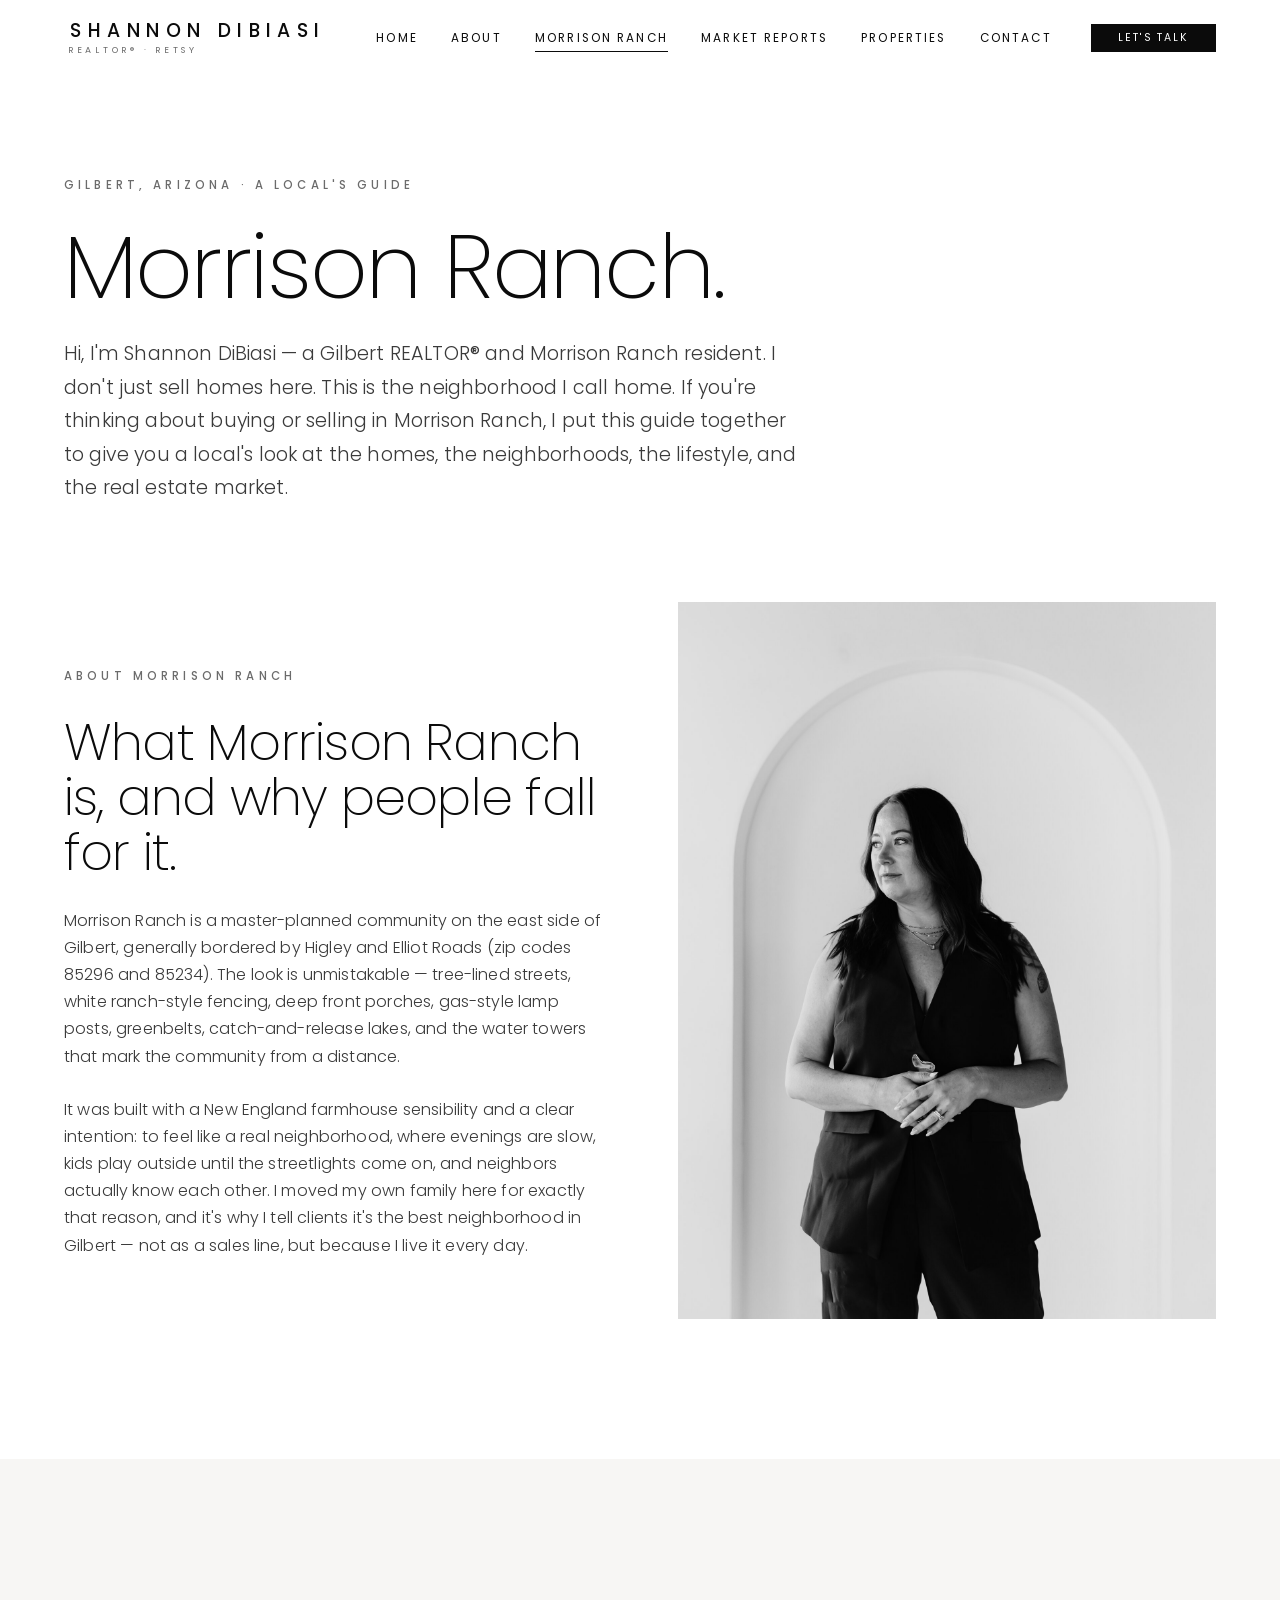
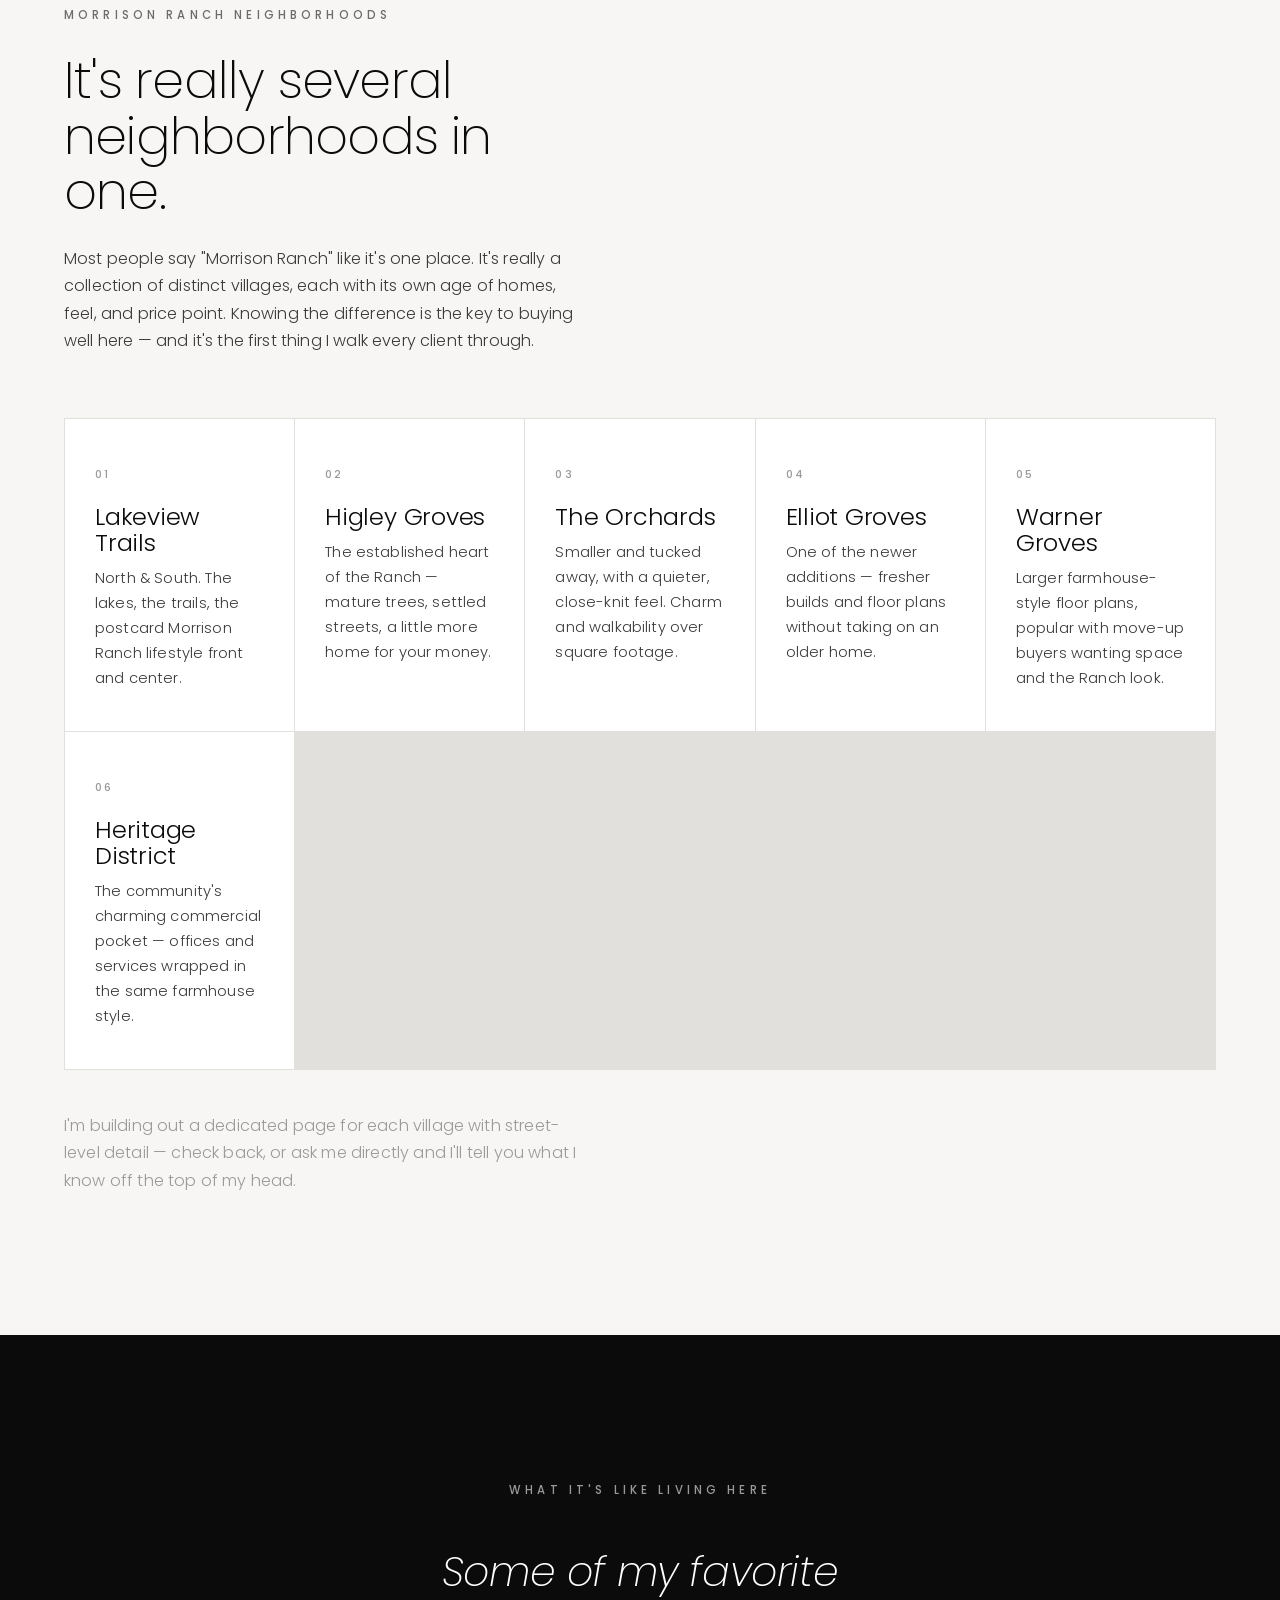
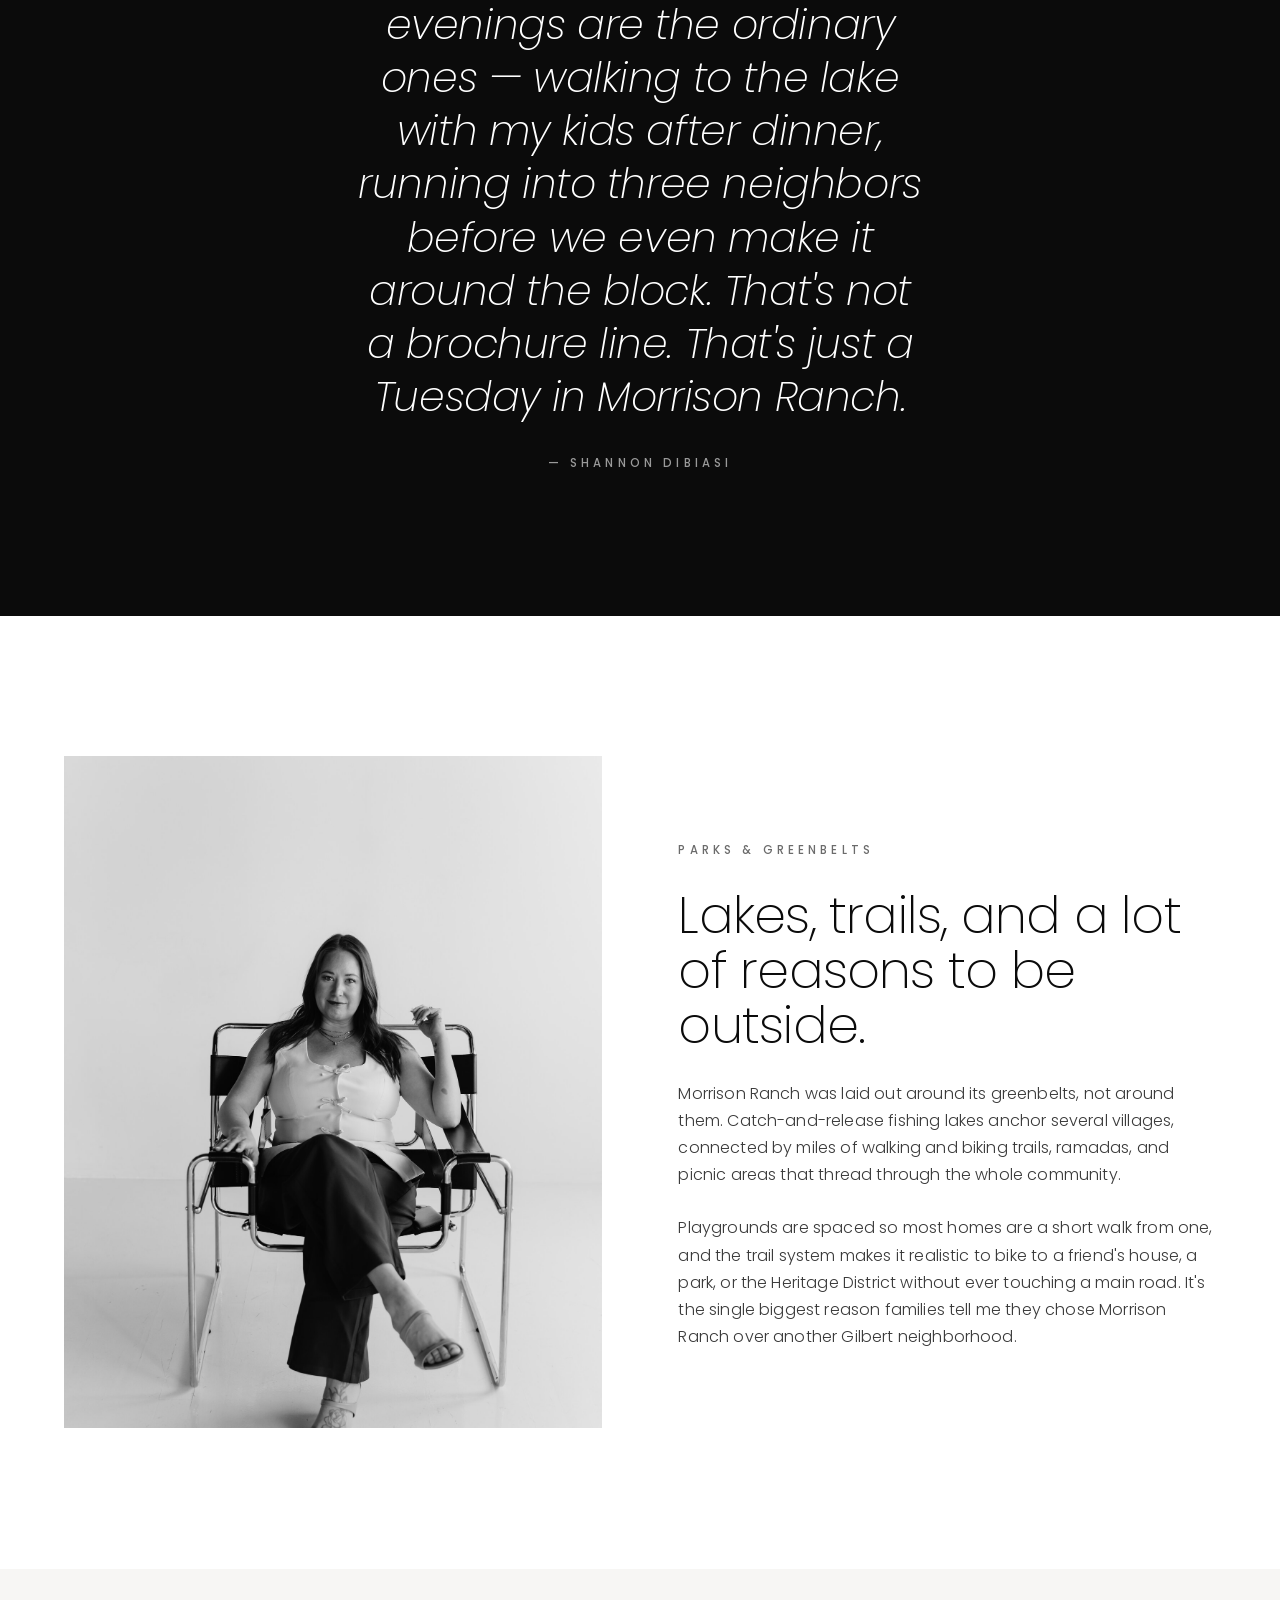
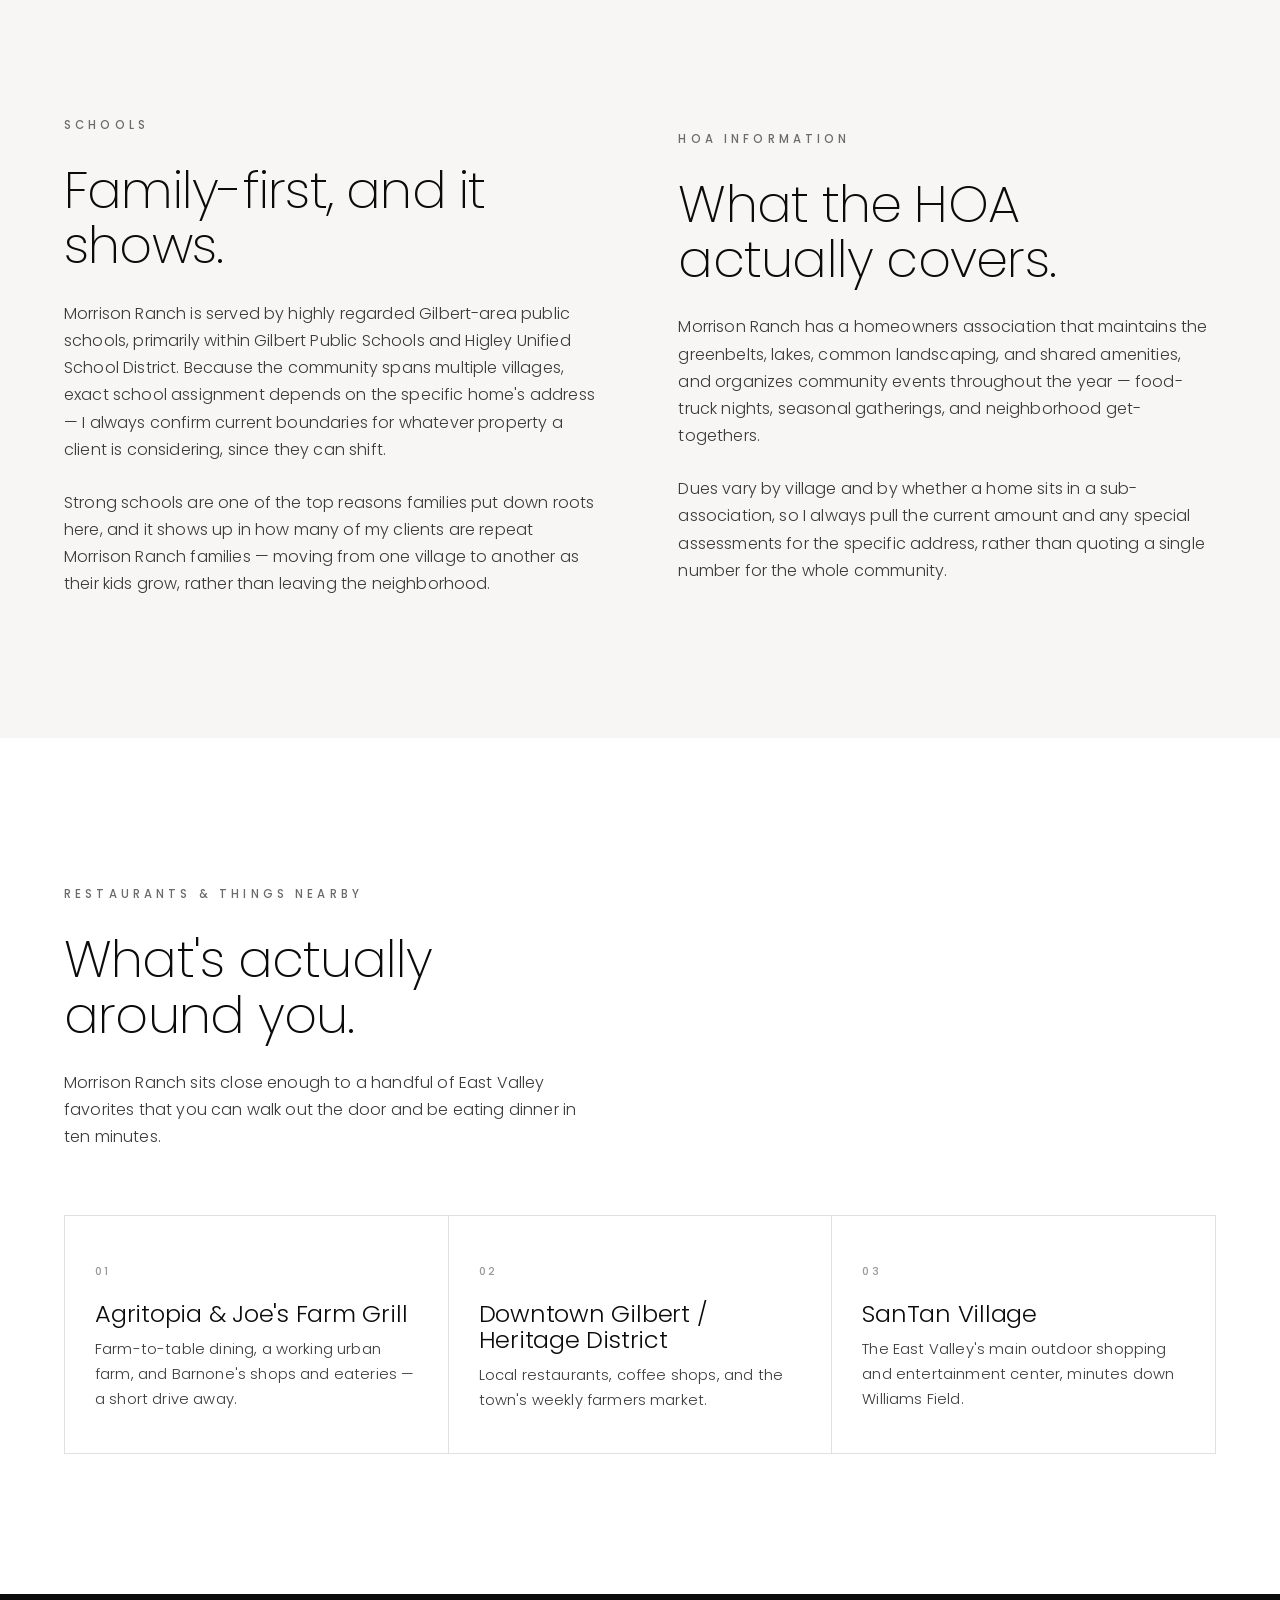
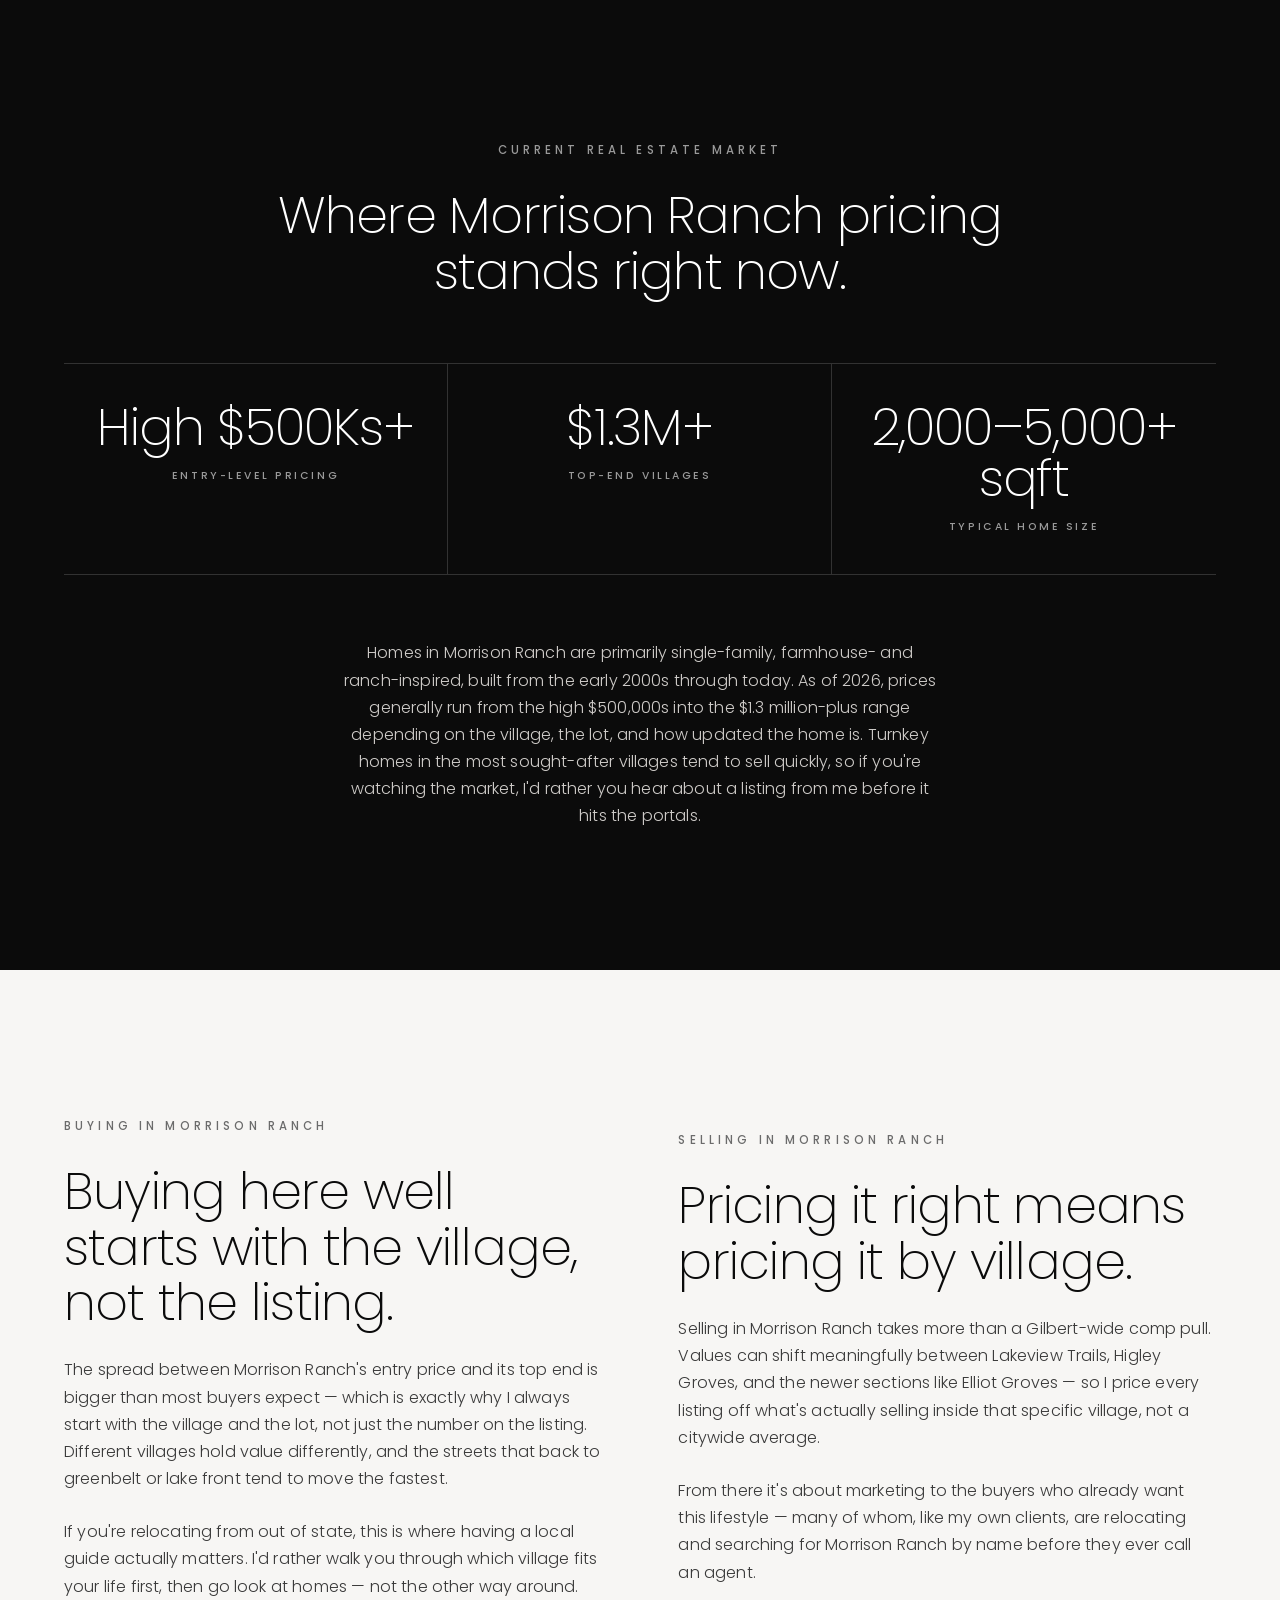
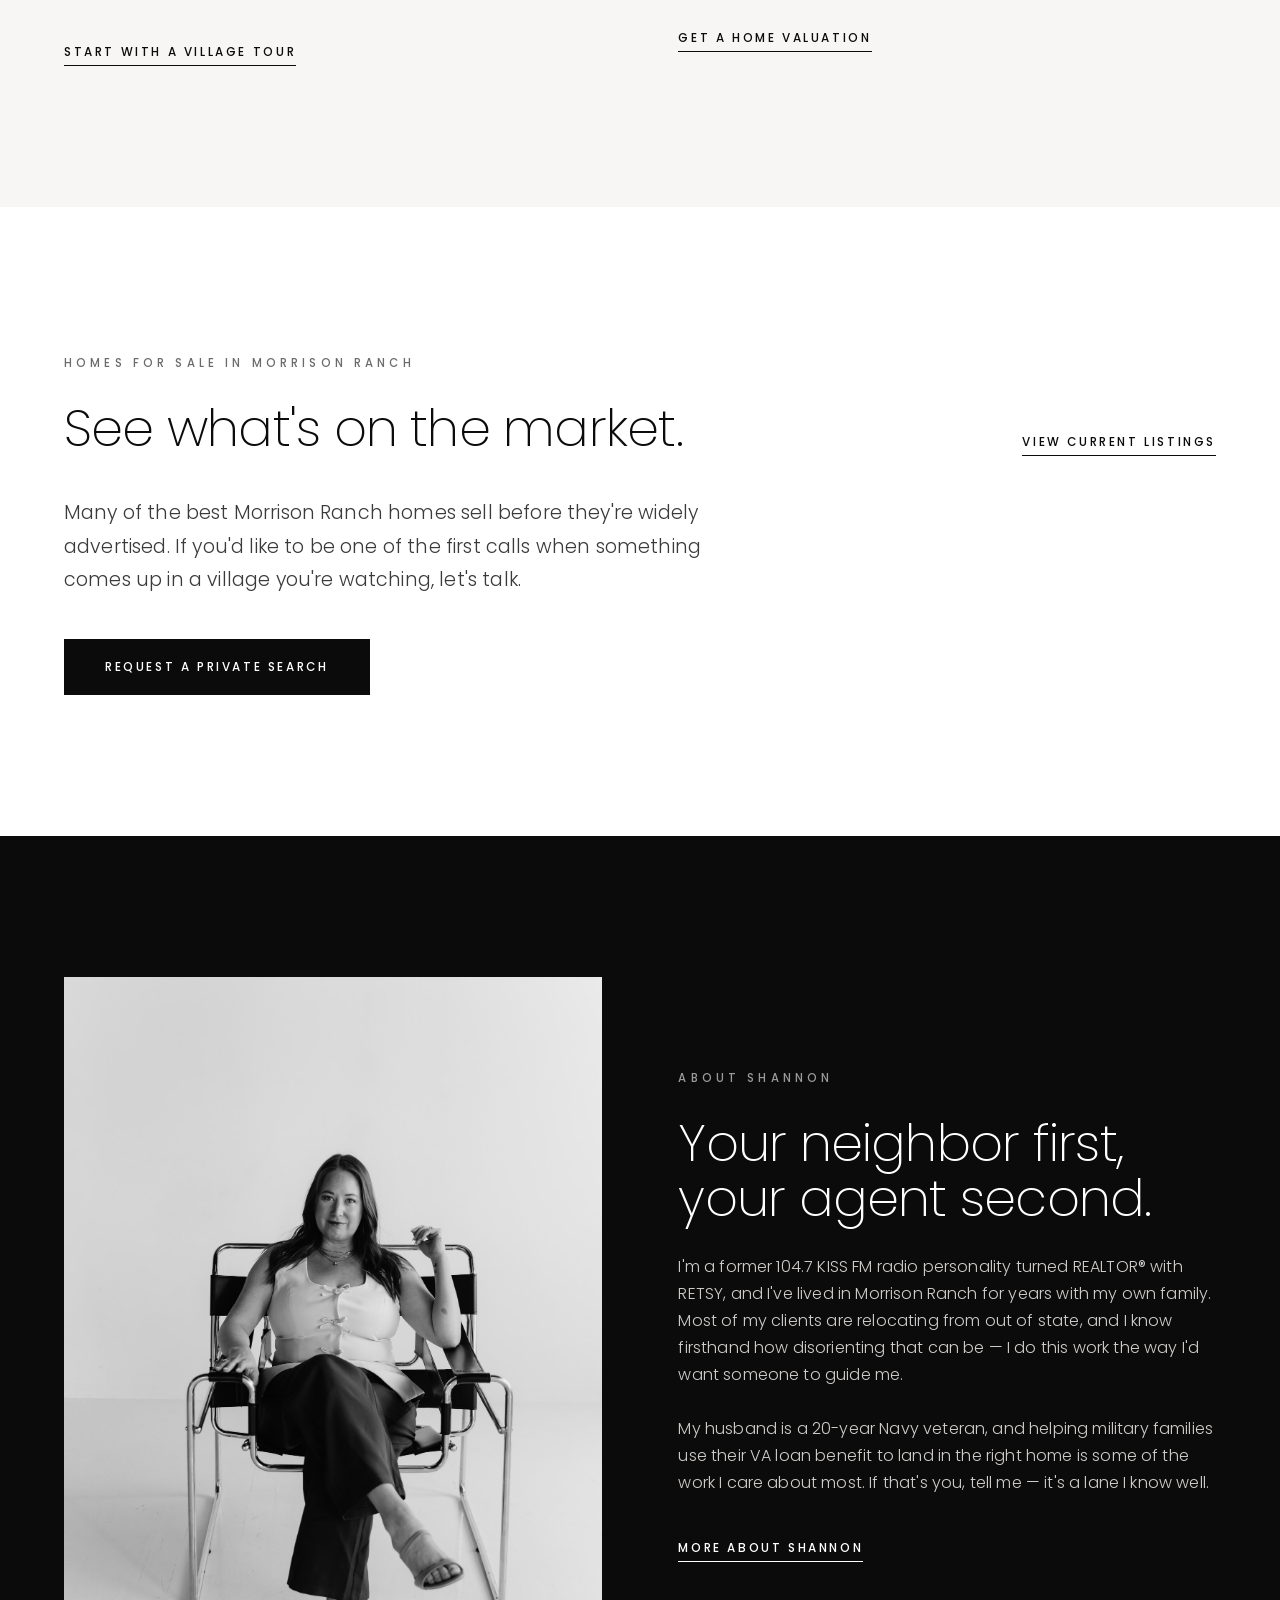
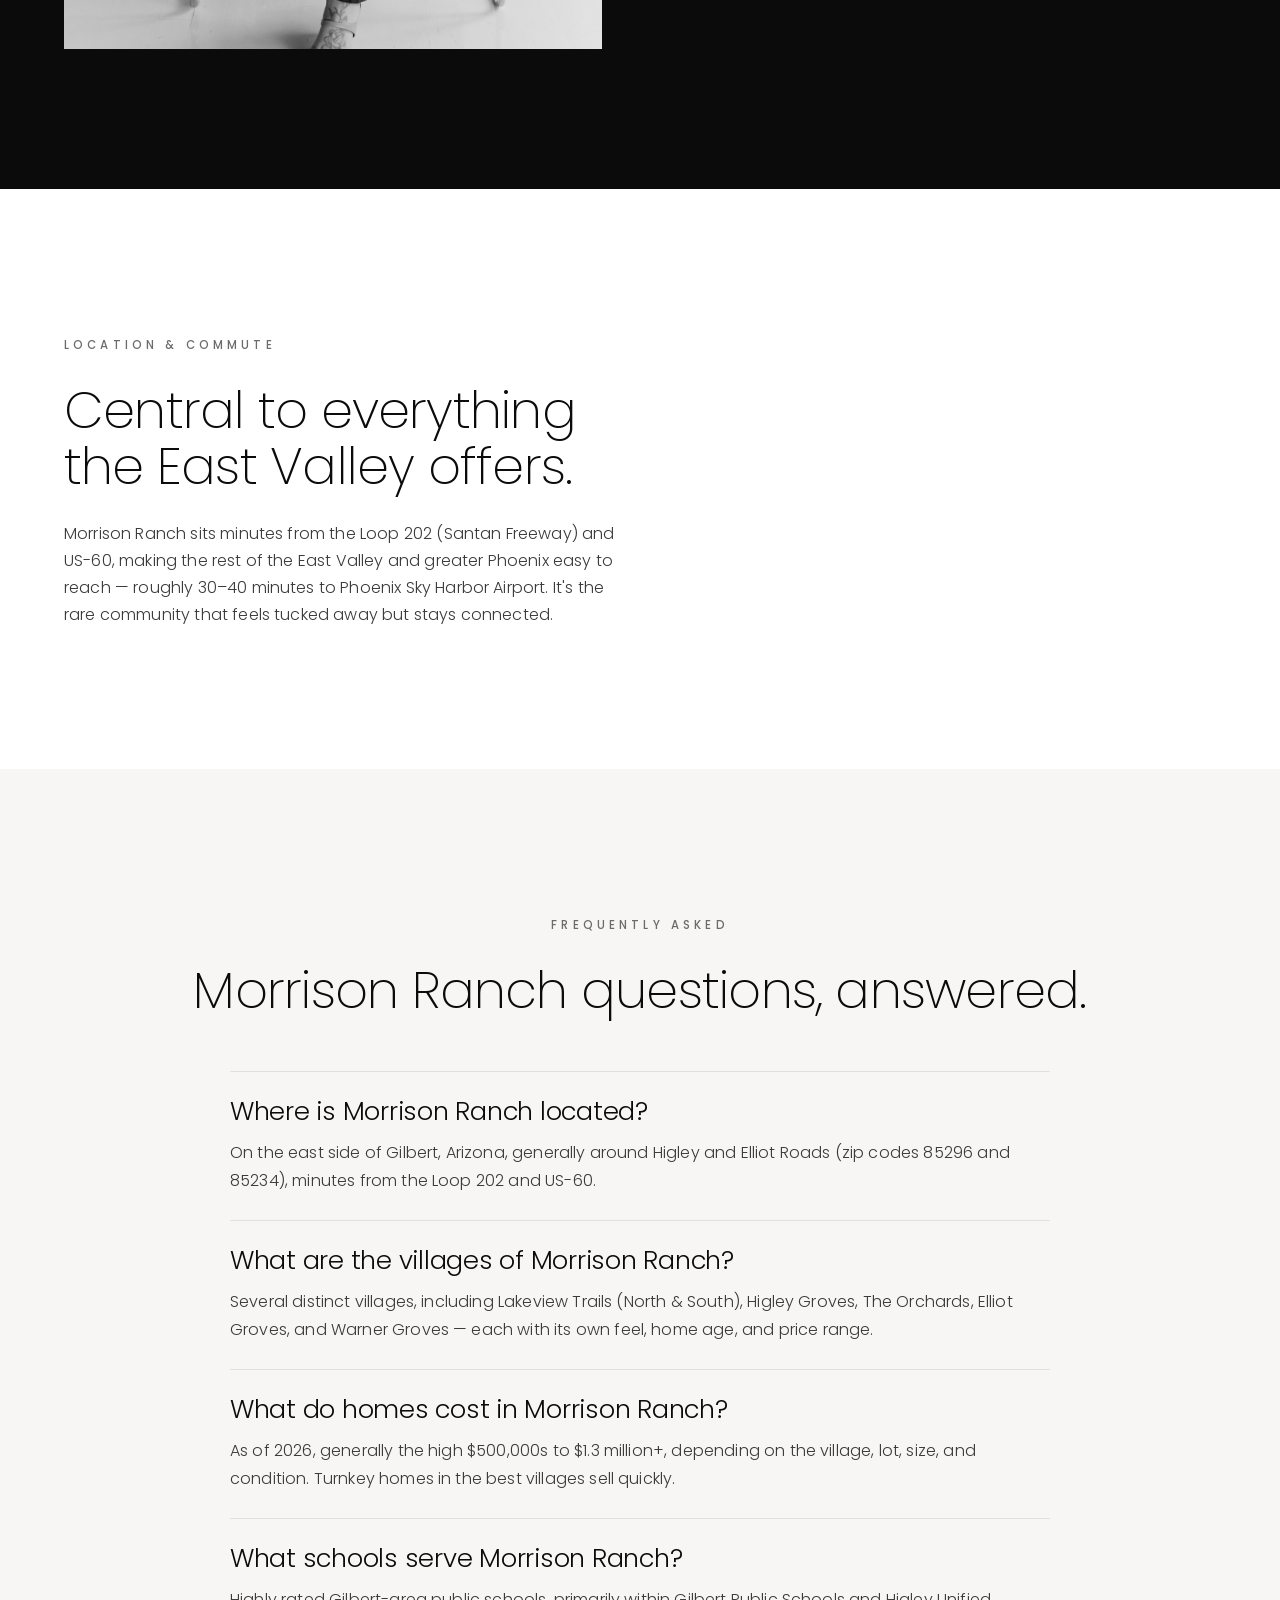
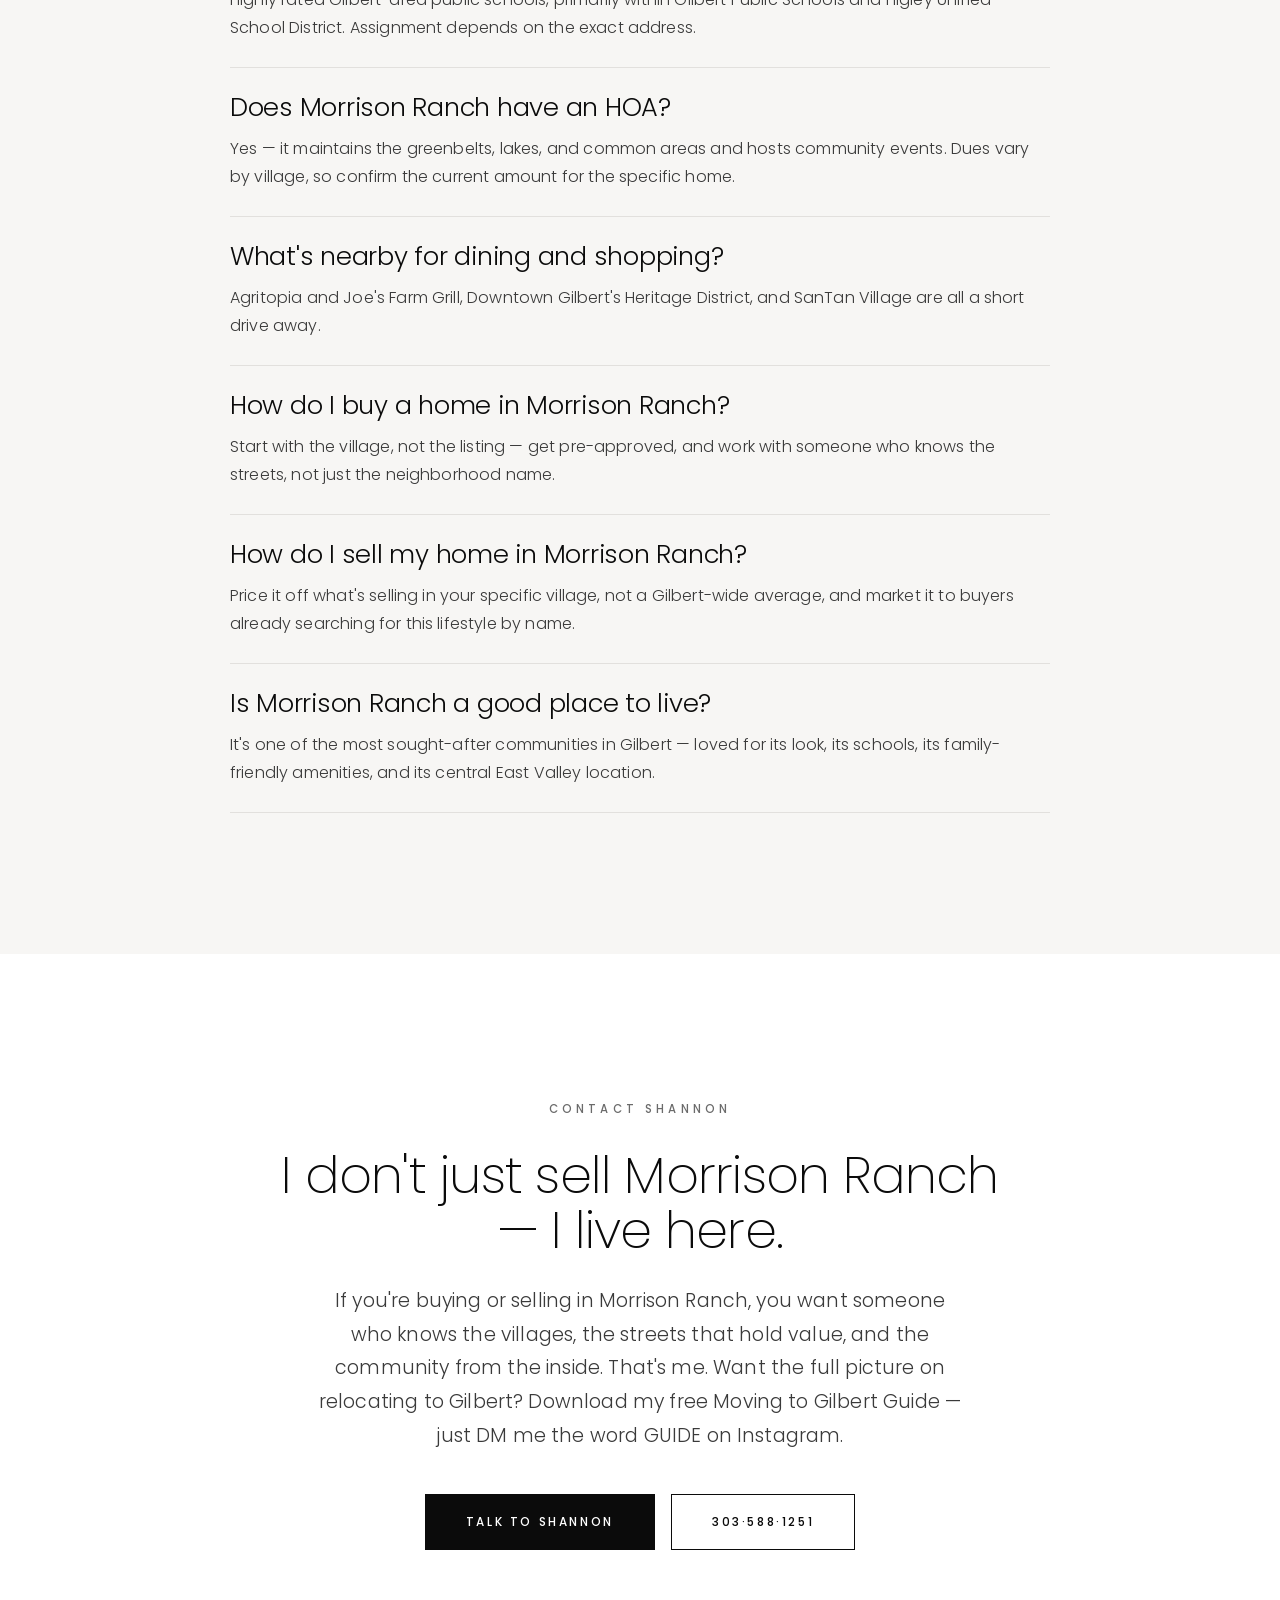
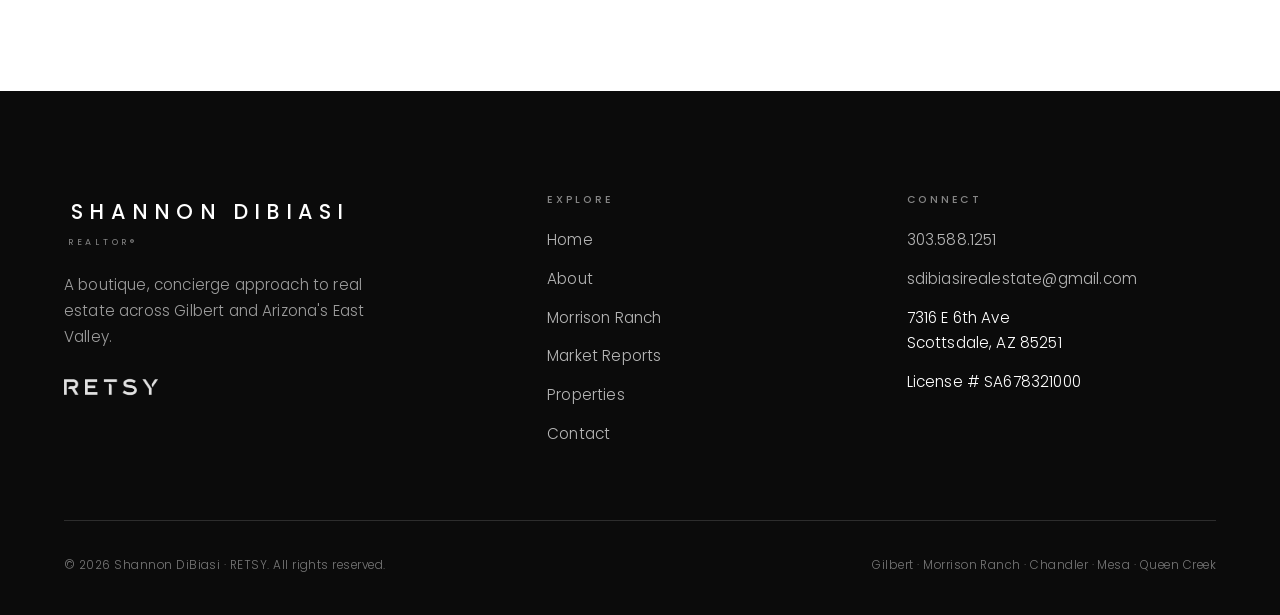
<file: morrison-ranch.html>
<!DOCTYPE html>
<html lang="en">
<head>
<meta charset="UTF-8" />
<meta name="viewport" content="width=device-width, initial-scale=1.0" />
<title>Morrison Ranch, Gilbert AZ — Neighborhood Guide, Homes &amp; Villages | Shannon DiBiasi</title>
<meta name="description" content="The complete guide to Morrison Ranch in Gilbert, Arizona — the villages, homes and prices, schools, lakes and trails, HOA, lifestyle, and location. Written by Shannon DiBiasi, a REALTOR® who lives in Morrison Ranch." />
<meta name="keywords" content="Morrison Ranch, Morrison Ranch Gilbert AZ, Morrison Ranch homes for sale, Morrison Ranch real estate, Lakeview Trails, Higley Groves, The Orchards, Elliot Groves, Warner Groves, Gilbert AZ neighborhoods, Morrison Ranch schools, Morrison Ranch HOA" />
<link rel="canonical" href="https://silly-axolotl-c16f99.netlify.app/morrison-ranch.html" />
<meta name="robots" content="index, follow, max-image-preview:large" />
<meta name="author" content="Shannon DiBiasi" />
<meta name="geo.region" content="US-AZ" />
<meta name="geo.placename" content="Gilbert, Arizona" />

<!-- Open Graph -->
<meta property="og:type" content="article" />
<meta property="og:title" content="Morrison Ranch, Gilbert AZ — The Complete Neighborhood Guide" />
<meta property="og:description" content="Everything to know about Morrison Ranch in Gilbert, Arizona: villages, homes, schools, lakes, trails, HOA, and lifestyle — from a REALTOR® who lives there." />
<meta property="og:url" content="https://silly-axolotl-c16f99.netlify.app/morrison-ranch.html" />
<meta property="og:site_name" content="Shannon DiBiasi Real Estate" />
<meta property="og:image" content="https://silly-axolotl-c16f99.netlify.app/images/portrait-arch-bw.jpg" />

<!-- Twitter -->
<meta name="twitter:card" content="summary_large_image" />
<meta name="twitter:title" content="Morrison Ranch, Gilbert AZ — The Complete Neighborhood Guide" />
<meta name="twitter:description" content="Everything to know about Morrison Ranch in Gilbert, Arizona — from a REALTOR® who lives there." />
<meta name="twitter:image" content="https://silly-axolotl-c16f99.netlify.app/images/portrait-arch-bw.jpg" />

<link rel="preconnect" href="https://fonts.googleapis.com" />
<link rel="preconnect" href="https://fonts.gstatic.com" crossorigin />
<link rel="stylesheet" href="css/styles.css" />

<!-- ============ STRUCTURED DATA (AEO / SEO) ============ -->
<script type="application/ld+json">
{
  "@context": "https://schema.org",
  "@graph": [
    {
      "@type": "RealEstateAgent",
      "@id": "https://silly-axolotl-c16f99.netlify.app/#agent",
      "name": "Shannon DiBiasi",
      "jobTitle": "REALTOR®",
      "image": "https://silly-axolotl-c16f99.netlify.app/images/portrait-arch-bw.jpg",
      "telephone": "+1-303-588-1251",
      "email": "sdibiasirealestate@gmail.com",
      "url": "https://silly-axolotl-c16f99.netlify.app/",
      "areaServed": ["Morrison Ranch", "Gilbert AZ", "Chandler AZ", "Mesa AZ", "Queen Creek AZ", "San Tan Valley AZ", "East Valley, Arizona"],
      "knowsAbout": ["Morrison Ranch", "Relocation to Gilbert", "VA loans", "New construction homes", "First-time home buyers"],
      "worksFor": { "@type": "Organization", "name": "RETSY" },
      "address": { "@type": "PostalAddress", "streetAddress": "7316 E 6th Ave", "addressLocality": "Scottsdale", "addressRegion": "AZ", "postalCode": "85251", "addressCountry": "US" }
    },
    {
      "@type": "Place",
      "@id": "https://silly-axolotl-c16f99.netlify.app/morrison-ranch.html#place",
      "name": "Morrison Ranch",
      "description": "Morrison Ranch is a master-planned residential community in Gilbert, Arizona, known for its tree-lined streets, white ranch fencing, greenbelts, lakes, water towers, and New England farmhouse architecture.",
      "address": { "@type": "PostalAddress", "addressLocality": "Gilbert", "addressRegion": "AZ", "postalCode": "85296", "addressCountry": "US" }
    },
    {
      "@type": "BreadcrumbList",
      "itemListElement": [
        { "@type": "ListItem", "position": 1, "name": "Home", "item": "https://silly-axolotl-c16f99.netlify.app/" },
        { "@type": "ListItem", "position": 2, "name": "Morrison Ranch", "item": "https://silly-axolotl-c16f99.netlify.app/morrison-ranch.html" }
      ]
    },
    {
      "@type": "FAQPage",
      "mainEntity": [
        {
          "@type": "Question",
          "name": "Where is Morrison Ranch located?",
          "acceptedAnswer": { "@type": "Answer", "text": "Morrison Ranch is a master-planned community on the east side of Gilbert, Arizona, generally around Higley and Elliot Roads (zip codes 85296 and 85234). It sits minutes from the Loop 202 (Santan Freeway) and US-60, about 30–40 minutes from Phoenix Sky Harbor Airport." }
        },
        {
          "@type": "Question",
          "name": "What are the villages or sub-neighborhoods of Morrison Ranch?",
          "acceptedAnswer": { "@type": "Answer", "text": "Morrison Ranch is made up of several distinct villages, including Lakeview Trails (North and South), Higley Groves, The Orchards, Elliot Groves, and Warner Groves. Each has its own feel, age of homes, and price range, so the village you choose matters as much as the home itself." }
        },
        {
          "@type": "Question",
          "name": "What makes Morrison Ranch different from other Gilbert neighborhoods?",
          "acceptedAnswer": { "@type": "Answer", "text": "Morrison Ranch has a signature New England farmhouse look — tree-lined streets, white ranch-style fencing, deep front porches, gas-style lamp posts, greenbelts, ramadas, catch-and-release lakes, and iconic water towers. It feels intentionally designed for community and slower, family-focused living." }
        },
        {
          "@type": "Question",
          "name": "What do homes cost in Morrison Ranch?",
          "acceptedAnswer": { "@type": "Answer", "text": "As of 2026, single-family homes in Morrison Ranch generally range from the high $500,000s to $1.3 million and above, depending on the village, lot, square footage, and how updated the home is. Turnkey homes in the most sought-after villages sell quickly." }
        },
        {
          "@type": "Question",
          "name": "What schools serve Morrison Ranch?",
          "acceptedAnswer": { "@type": "Answer", "text": "Morrison Ranch is served by highly rated Gilbert-area public schools, primarily within Gilbert Public Schools and Higley Unified School District. Exact school assignment depends on the specific home's address, so it's best to confirm boundaries for the property you're considering." }
        },
        {
          "@type": "Question",
          "name": "Does Morrison Ranch have an HOA?",
          "acceptedAnswer": { "@type": "Answer", "text": "Yes. Morrison Ranch has a homeowners association that maintains the greenbelts, lakes, common areas, and landscaping, and hosts community events throughout the year. HOA dues vary by village, so verify the current amount for the specific home." }
        },
        {
          "@type": "Question",
          "name": "What amenities and lifestyle does Morrison Ranch offer?",
          "acceptedAnswer": { "@type": "Answer", "text": "Residents enjoy fishing lakes, miles of walking and biking trails, greenbelts, ramadas and picnic areas, playgrounds, and community events like food-truck nights and seasonal gatherings. It's a walkable, family-first community." }
        },
        {
          "@type": "Question",
          "name": "What's nearby Morrison Ranch for dining and shopping?",
          "acceptedAnswer": { "@type": "Answer", "text": "Morrison Ranch is close to Agritopia and Joe's Farm Grill, Downtown Gilbert's Heritage District, and SanTan Village — giving residents farm-to-table dining, local shops, and larger retail all within about a 10-minute drive." }
        },
        {
          "@type": "Question",
          "name": "How do I buy a home in Morrison Ranch?",
          "acceptedAnswer": { "@type": "Answer", "text": "Homes in Morrison Ranch's best villages tend to move quickly, so buyers typically want to be pre-approved and clear on which village fits their life before touring. Working with an agent who knows the villages street by street — not just the neighborhood name — makes the biggest difference in a competitive offer." }
        },
        {
          "@type": "Question",
          "name": "How do I sell my home in Morrison Ranch?",
          "acceptedAnswer": { "@type": "Answer", "text": "Selling in Morrison Ranch starts with an accurate, village-specific pricing strategy, since values can vary meaningfully between Lakeview Trails, Higley Groves, and the newer sections. A local agent who tracks recent sales inside each village — not just Gilbert-wide averages — will price and market the home more precisely." }
        },
        {
          "@type": "Question",
          "name": "Is Morrison Ranch a good place to live?",
          "acceptedAnswer": { "@type": "Answer", "text": "Morrison Ranch is one of the most sought-after communities in Gilbert, prized for its aesthetics, strong schools, family-friendly amenities, and central East Valley location. It's especially popular with families and relocation buyers looking for community and long-term value." }
        }
      ]
    }
  ]
}
</script>
</head>
<body>

<header class="nav" id="nav">
  <a href="index.html" class="brand">
    <span class="brand-name">Shannon DiBiasi</span>
    <span class="brand-sub">Realtor® · RETSY</span>
  </a>
  <nav class="nav-links" id="navLinks">
    <a href="index.html">Home</a>
    <a href="about.html">About</a>
    <a href="morrison-ranch.html" class="active">Morrison Ranch</a>
    <a href="blog/index.html">Market Reports</a>
    <a href="properties.html">Properties</a>
    <a href="contact.html">Contact</a>
    <a href="contact.html" class="btn nav-cta">Let's Talk</a>
  </nav>
  <button class="burger" id="burger" aria-label="Menu"><span></span><span></span><span></span></button>
</header>

<!-- PAGE HERO -->
<section class="page-hero wrap">
  <span class="eyebrow reveal">Gilbert, Arizona · A Local's Guide</span>
  <h1 class="display mt-2 reveal" data-d="1">Morrison Ranch.</h1>
  <p class="lede mt-2 reveal" data-d="2" style="max-width:62ch">Hi, I'm Shannon DiBiasi — a Gilbert REALTOR® and Morrison Ranch resident. I don't just sell homes here. This is the neighborhood I call home. If you're thinking about buying or selling in Morrison Ranch, I put this guide together to give you a local's look at the homes, the neighborhoods, the lifestyle, and the real estate market.</p>
</section>

<!-- ABOUT MORRISON RANCH -->
<section class="section" style="padding-top:20px">
  <div class="wrap split">
    <div class="reveal">
      <span class="eyebrow">About Morrison Ranch</span>
      <h2 class="h2 mt-2">What Morrison Ranch is, and why people fall for it.</h2>
      <p class="mt-2">Morrison Ranch is a master-planned community on the east side of Gilbert, generally bordered by Higley and Elliot Roads (zip codes 85296 and 85234). The look is unmistakable — tree-lined streets, white ranch-style fencing, deep front porches, gas-style lamp posts, greenbelts, catch-and-release lakes, and the water towers that mark the community from a distance.</p>
      <p class="mt-2">It was built with a New England farmhouse sensibility and a clear intention: to feel like a real neighborhood, where evenings are slow, kids play outside until the streetlights come on, and neighbors actually know each other. I moved my own family here for exactly that reason, and it's why I tell clients it's the best neighborhood in Gilbert — not as a sales line, but because I live it every day.</p>
    </div>
    <div class="reveal" data-d="1">
      <div class="split__media split__media--tall"><img src="images/portrait-arch-bw.jpg" alt="Shannon DiBiasi, Morrison Ranch resident and REALTOR®" /></div>
    </div>
  </div>
</section>

<!-- NEIGHBORHOODS -->
<section class="section section--paper">
  <div class="wrap">
    <div class="reveal" style="max-width:52ch">
      <span class="eyebrow">Morrison Ranch Neighborhoods</span>
      <h2 class="h2 mt-2">It's really several neighborhoods in one.</h2>
      <p class="mt-2">Most people say "Morrison Ranch" like it's one place. It's really a collection of distinct villages, each with its own age of homes, feel, and price point. Knowing the difference is the key to buying well here — and it's the first thing I walk every client through.</p>
    </div>
    <div class="area-grid mt-4 reveal" data-d="1">
      <div class="area"><span class="area__idx">01</span><h3>Lakeview Trails</h3><p>North &amp; South. The lakes, the trails, the postcard Morrison Ranch lifestyle front and center.</p></div>
      <div class="area"><span class="area__idx">02</span><h3>Higley Groves</h3><p>The established heart of the Ranch — mature trees, settled streets, a little more home for your money.</p></div>
      <div class="area"><span class="area__idx">03</span><h3>The Orchards</h3><p>Smaller and tucked away, with a quieter, close-knit feel. Charm and walkability over square footage.</p></div>
      <div class="area"><span class="area__idx">04</span><h3>Elliot Groves</h3><p>One of the newer additions — fresher builds and floor plans without taking on an older home.</p></div>
      <div class="area"><span class="area__idx">05</span><h3>Warner Groves</h3><p>Larger farmhouse-style floor plans, popular with move-up buyers wanting space and the Ranch look.</p></div>
      <div class="area"><span class="area__idx">06</span><h3>Heritage District</h3><p>The community's charming commercial pocket — offices and services wrapped in the same farmhouse style.</p></div>
    </div>
    <p class="mt-3 reveal" data-d="2" style="max-width:52ch;color:var(--grey-400)">I'm building out a dedicated page for each village with street-level detail — check back, or ask me directly and I'll tell you what I know off the top of my head.</p>
  </div>
</section>

<!-- WHAT IT'S LIKE LIVING HERE -->
<section class="section section--ink">
  <div class="wrap quote reveal">
    <span class="eyebrow">What It's Like Living Here</span>
    <q class="mt-3" style="display:block">Some of my favorite evenings are the ordinary ones — walking to the lake with my kids after dinner, running into three neighbors before we even make it around the block. That's not a brochure line. That's just a Tuesday in Morrison Ranch.</q>
    <div class="by eyebrow">— Shannon DiBiasi</div>
  </div>
</section>

<!-- PARKS & GREENBELTS -->
<section class="section">
  <div class="wrap split">
    <div class="reveal split__order-img">
      <div class="split__media"><img src="images/portrait-chair-bw.jpg" alt="Morrison Ranch parks, lakes and greenbelt trails" /></div>
    </div>
    <div class="reveal" data-d="1">
      <span class="eyebrow">Parks &amp; Greenbelts</span>
      <h2 class="h2 mt-2">Lakes, trails, and a lot of reasons to be outside.</h2>
      <p class="mt-2">Morrison Ranch was laid out around its greenbelts, not around them. Catch-and-release fishing lakes anchor several villages, connected by miles of walking and biking trails, ramadas, and picnic areas that thread through the whole community.</p>
      <p class="mt-2">Playgrounds are spaced so most homes are a short walk from one, and the trail system makes it realistic to bike to a friend's house, a park, or the Heritage District without ever touching a main road. It's the single biggest reason families tell me they chose Morrison Ranch over another Gilbert neighborhood.</p>
    </div>
  </div>
</section>

<!-- SCHOOLS -->
<section class="section section--paper">
  <div class="wrap split">
    <div class="reveal">
      <span class="eyebrow">Schools</span>
      <h2 class="h2 mt-2">Family-first, and it shows.</h2>
      <p class="mt-2">Morrison Ranch is served by highly regarded Gilbert-area public schools, primarily within Gilbert Public Schools and Higley Unified School District. Because the community spans multiple villages, exact school assignment depends on the specific home's address — I always confirm current boundaries for whatever property a client is considering, since they can shift.</p>
      <p class="mt-2">Strong schools are one of the top reasons families put down roots here, and it shows up in how many of my clients are repeat Morrison Ranch families — moving from one village to another as their kids grow, rather than leaving the neighborhood.</p>
    </div>
    <div class="reveal" data-d="1">
      <span class="eyebrow">HOA Information</span>
      <h2 class="h2 mt-2">What the HOA actually covers.</h2>
      <p class="mt-2">Morrison Ranch has a homeowners association that maintains the greenbelts, lakes, common landscaping, and shared amenities, and organizes community events throughout the year — food-truck nights, seasonal gatherings, and neighborhood get-togethers.</p>
      <p class="mt-2">Dues vary by village and by whether a home sits in a sub-association, so I always pull the current amount and any special assessments for the specific address, rather than quoting a single number for the whole community.</p>
    </div>
  </div>
</section>

<!-- RESTAURANTS & THINGS NEARBY -->
<section class="section">
  <div class="wrap">
    <div class="reveal" style="max-width:54ch">
      <span class="eyebrow">Restaurants &amp; Things Nearby</span>
      <h2 class="h2 mt-2">What's actually around you.</h2>
      <p class="mt-2">Morrison Ranch sits close enough to a handful of East Valley favorites that you can walk out the door and be eating dinner in ten minutes.</p>
    </div>
    <div class="area-grid mt-4 reveal" data-d="1">
      <div class="area"><span class="area__idx">01</span><h3>Agritopia &amp; Joe's Farm Grill</h3><p>Farm-to-table dining, a working urban farm, and Barnone's shops and eateries — a short drive away.</p></div>
      <div class="area"><span class="area__idx">02</span><h3>Downtown Gilbert / Heritage District</h3><p>Local restaurants, coffee shops, and the town's weekly farmers market.</p></div>
      <div class="area"><span class="area__idx">03</span><h3>SanTan Village</h3><p>The East Valley's main outdoor shopping and entertainment center, minutes down Williams Field.</p></div>
    </div>
  </div>
</section>

<!-- CURRENT REAL ESTATE MARKET -->
<section class="section section--ink">
  <div class="wrap">
    <div class="center reveal">
      <span class="eyebrow">Current Real Estate Market</span>
      <h2 class="h2 mt-2" style="max-width:26ch;margin-inline:auto">Where Morrison Ranch pricing stands right now.</h2>
    </div>
    <div class="stats mt-4 reveal" data-d="1">
      <div class="stat"><div class="stat__num">High $500Ks+</div><div class="stat__label">Entry-Level Pricing</div></div>
      <div class="stat"><div class="stat__num">$1.3M+</div><div class="stat__label">Top-End Villages</div></div>
      <div class="stat"><div class="stat__num">2,000–5,000+ sqft</div><div class="stat__label">Typical Home Size</div></div>
    </div>
    <p class="mt-4 reveal" data-d="2" style="max-width:60ch;margin-inline:auto;text-align:center">Homes in Morrison Ranch are primarily single-family, farmhouse- and ranch-inspired, built from the early 2000s through today. As of 2026, prices generally run from the high $500,000s into the $1.3 million-plus range depending on the village, the lot, and how updated the home is. Turnkey homes in the most sought-after villages tend to sell quickly, so if you're watching the market, I'd rather you hear about a listing from me before it hits the portals.</p>
  </div>
</section>

<!-- BUYING IN MORRISON RANCH -->
<section class="section section--paper">
  <div class="wrap split">
    <div class="reveal">
      <span class="eyebrow">Buying in Morrison Ranch</span>
      <h2 class="h2 mt-2">Buying here well starts with the village, not the listing.</h2>
      <p class="mt-2">The spread between Morrison Ranch's entry price and its top end is bigger than most buyers expect — which is exactly why I always start with the village and the lot, not just the number on the listing. Different villages hold value differently, and the streets that back to greenbelt or lake front tend to move the fastest.</p>
      <p class="mt-2">If you're relocating from out of state, this is where having a local guide actually matters. I'd rather walk you through which village fits your life first, then go look at homes — not the other way around.</p>
      <a href="contact.html" class="link-underline mt-3" style="display:inline-block">Start With a Village Tour</a>
    </div>
    <div class="reveal" data-d="1">
      <span class="eyebrow">Selling in Morrison Ranch</span>
      <h2 class="h2 mt-2">Pricing it right means pricing it by village.</h2>
      <p class="mt-2">Selling in Morrison Ranch takes more than a Gilbert-wide comp pull. Values can shift meaningfully between Lakeview Trails, Higley Groves, and the newer sections like Elliot Groves — so I price every listing off what's actually selling inside that specific village, not a citywide average.</p>
      <p class="mt-2">From there it's about marketing to the buyers who already want this lifestyle — many of whom, like my own clients, are relocating and searching for Morrison Ranch by name before they ever call an agent.</p>
      <a href="contact.html" class="link-underline mt-3" style="display:inline-block">Get a Home Valuation</a>
    </div>
  </div>
</section>

<!-- HOMES FOR SALE -->
<section class="section">
  <div class="wrap">
    <div class="reveal" style="display:flex;justify-content:space-between;align-items:flex-end;flex-wrap:wrap;gap:18px;margin-bottom:40px">
      <div>
        <span class="eyebrow">Homes for Sale in Morrison Ranch</span>
        <h2 class="h2 mt-2">See what's on the market.</h2>
      </div>
      <a href="properties.html" class="link-underline">View Current Listings</a>
    </div>
    <p class="lede reveal" data-d="1" style="max-width:56ch">Many of the best Morrison Ranch homes sell before they're widely advertised. If you'd like to be one of the first calls when something comes up in a village you're watching, let's talk.</p>
    <a href="contact.html" class="btn mt-3 reveal" data-d="2">Request a Private Search</a>
  </div>
</section>

<!-- ABOUT SHANNON -->
<section class="section section--ink">
  <div class="wrap split">
    <div class="reveal split__order-img">
      <div class="split__media"><img src="images/portrait-chair-bw.jpg" alt="Shannon DiBiasi, Morrison Ranch REALTOR®" /></div>
    </div>
    <div class="reveal" data-d="1">
      <span class="eyebrow">About Shannon</span>
      <h2 class="h2 mt-2">Your neighbor first, your agent second.</h2>
      <p class="mt-2">I'm a former 104.7 KISS FM radio personality turned REALTOR® with RETSY, and I've lived in Morrison Ranch for years with my own family. Most of my clients are relocating from out of state, and I know firsthand how disorienting that can be — I do this work the way I'd want someone to guide me.</p>
      <p class="mt-2">My husband is a 20-year Navy veteran, and helping military families use their VA loan benefit to land in the right home is some of the work I care about most. If that's you, tell me — it's a lane I know well.</p>
      <a href="about.html" class="link-underline mt-3" style="display:inline-block">More About Shannon</a>
    </div>
  </div>
</section>

<!-- LOCATION -->
<section class="section">
  <div class="wrap">
    <div class="reveal" style="max-width:56ch">
      <span class="eyebrow">Location &amp; Commute</span>
      <h2 class="h2 mt-2">Central to everything the East Valley offers.</h2>
      <p class="mt-2">Morrison Ranch sits minutes from the Loop 202 (Santan Freeway) and US-60, making the rest of the East Valley and greater Phoenix easy to reach — roughly 30–40 minutes to Phoenix Sky Harbor Airport. It's the rare community that feels tucked away but stays connected.</p>
    </div>
  </div>
</section>

<!-- FAQ (visible, mirrors schema) -->
<section class="section section--paper">
  <div class="wrap">
    <div class="reveal center" style="margin-bottom:52px">
      <span class="eyebrow">Frequently Asked</span>
      <h2 class="h2 mt-2">Morrison Ranch questions, answered.</h2>
    </div>
    <div class="reveal" data-d="1" style="max-width:820px;margin-inline:auto">
      <div style="border-top:1px solid var(--line);padding:26px 0">
        <h3 class="h3">Where is Morrison Ranch located?</h3>
        <p class="mt-1">On the east side of Gilbert, Arizona, generally around Higley and Elliot Roads (zip codes 85296 and 85234), minutes from the Loop 202 and US-60.</p>
      </div>
      <div style="border-top:1px solid var(--line);padding:26px 0">
        <h3 class="h3">What are the villages of Morrison Ranch?</h3>
        <p class="mt-1">Several distinct villages, including Lakeview Trails (North &amp; South), Higley Groves, The Orchards, Elliot Groves, and Warner Groves — each with its own feel, home age, and price range.</p>
      </div>
      <div style="border-top:1px solid var(--line);padding:26px 0">
        <h3 class="h3">What do homes cost in Morrison Ranch?</h3>
        <p class="mt-1">As of 2026, generally the high $500,000s to $1.3 million+, depending on the village, lot, size, and condition. Turnkey homes in the best villages sell quickly.</p>
      </div>
      <div style="border-top:1px solid var(--line);padding:26px 0">
        <h3 class="h3">What schools serve Morrison Ranch?</h3>
        <p class="mt-1">Highly rated Gilbert-area public schools, primarily within Gilbert Public Schools and Higley Unified School District. Assignment depends on the exact address.</p>
      </div>
      <div style="border-top:1px solid var(--line);padding:26px 0">
        <h3 class="h3">Does Morrison Ranch have an HOA?</h3>
        <p class="mt-1">Yes — it maintains the greenbelts, lakes, and common areas and hosts community events. Dues vary by village, so confirm the current amount for the specific home.</p>
      </div>
      <div style="border-top:1px solid var(--line);padding:26px 0">
        <h3 class="h3">What's nearby for dining and shopping?</h3>
        <p class="mt-1">Agritopia and Joe's Farm Grill, Downtown Gilbert's Heritage District, and SanTan Village are all a short drive away.</p>
      </div>
      <div style="border-top:1px solid var(--line);padding:26px 0">
        <h3 class="h3">How do I buy a home in Morrison Ranch?</h3>
        <p class="mt-1">Start with the village, not the listing — get pre-approved, and work with someone who knows the streets, not just the neighborhood name.</p>
      </div>
      <div style="border-top:1px solid var(--line);padding:26px 0">
        <h3 class="h3">How do I sell my home in Morrison Ranch?</h3>
        <p class="mt-1">Price it off what's selling in your specific village, not a Gilbert-wide average, and market it to buyers already searching for this lifestyle by name.</p>
      </div>
      <div style="border-top:1px solid var(--line);border-bottom:1px solid var(--line);padding:26px 0">
        <h3 class="h3">Is Morrison Ranch a good place to live?</h3>
        <p class="mt-1">It's one of the most sought-after communities in Gilbert — loved for its look, its schools, its family-friendly amenities, and its central East Valley location.</p>
      </div>
    </div>
  </div>
</section>

<!-- CTA / CONTACT -->
<section class="section center">
  <div class="wrap reveal">
    <span class="eyebrow">Contact Shannon</span>
    <h2 class="h2 mt-2" style="max-width:24ch;margin-inline:auto">I don't just sell Morrison Ranch — I live here.</h2>
    <p class="lede mt-2" style="max-width:54ch;margin-inline:auto">If you're buying or selling in Morrison Ranch, you want someone who knows the villages, the streets that hold value, and the community from the inside. That's me. Want the full picture on relocating to Gilbert? Download my free Moving to Gilbert Guide — just DM me the word GUIDE on Instagram.</p>
    <div class="mt-3" style="display:flex;gap:16px;justify-content:center;flex-wrap:wrap">
      <a href="contact.html" class="btn">Talk to Shannon</a>
      <a href="tel:+13035881251" class="btn btn--ghost">303·588·1251</a>
    </div>
  </div>
</section>

<!-- FOOTER -->
<footer class="footer">
  <div class="wrap">
    <div class="footer__top">
      <div class="footer__brand">
        <span class="brand-name" style="font-size:1.3rem;letter-spacing:.3em">Shannon DiBiasi</span>
        <div class="brand-sub" style="margin-top:6px">Realtor®</div>
        <p>A boutique, concierge approach to real estate across Gilbert and Arizona's East Valley.</p>
        <a href="https://retsy.com" target="_blank" rel="noopener" class="footer__retsy" style="display:inline-block"><img src="images/retsy-white.png" alt="RETSY" /></a>
      </div>
      <div class="footer__col">
        <h4>Explore</h4>
        <ul>
          <li><a href="index.html">Home</a></li>
          <li><a href="about.html">About</a></li>
          <li><a href="morrison-ranch.html">Morrison Ranch</a></li>
          <li><a href="blog/index.html">Market Reports</a></li>
          <li><a href="properties.html">Properties</a></li>
          <li><a href="contact.html">Contact</a></li>
        </ul>
      </div>
      <div class="footer__col">
        <h4>Connect</h4>
        <ul>
          <li><a href="tel:+13035881251">303.588.1251</a></li>
          <li><a href="mailto:sdibiasirealestate@gmail.com">sdibiasirealestate@gmail.com</a></li>
          <li>7316 E 6th Ave<br>Scottsdale, AZ 85251</li>
          <li>License # SA678321000</li>
        </ul>
      </div>
    </div>
    <div class="footer__bottom">
      <span>© <span id="year">2026</span> Shannon DiBiasi · RETSY. All rights reserved.</span>
      <span>Gilbert · Morrison Ranch · Chandler · Mesa · Queen Creek</span>
    </div>
  </div>
</footer>

<script src="js/main.js"></script>
</body>
</html>
</file>
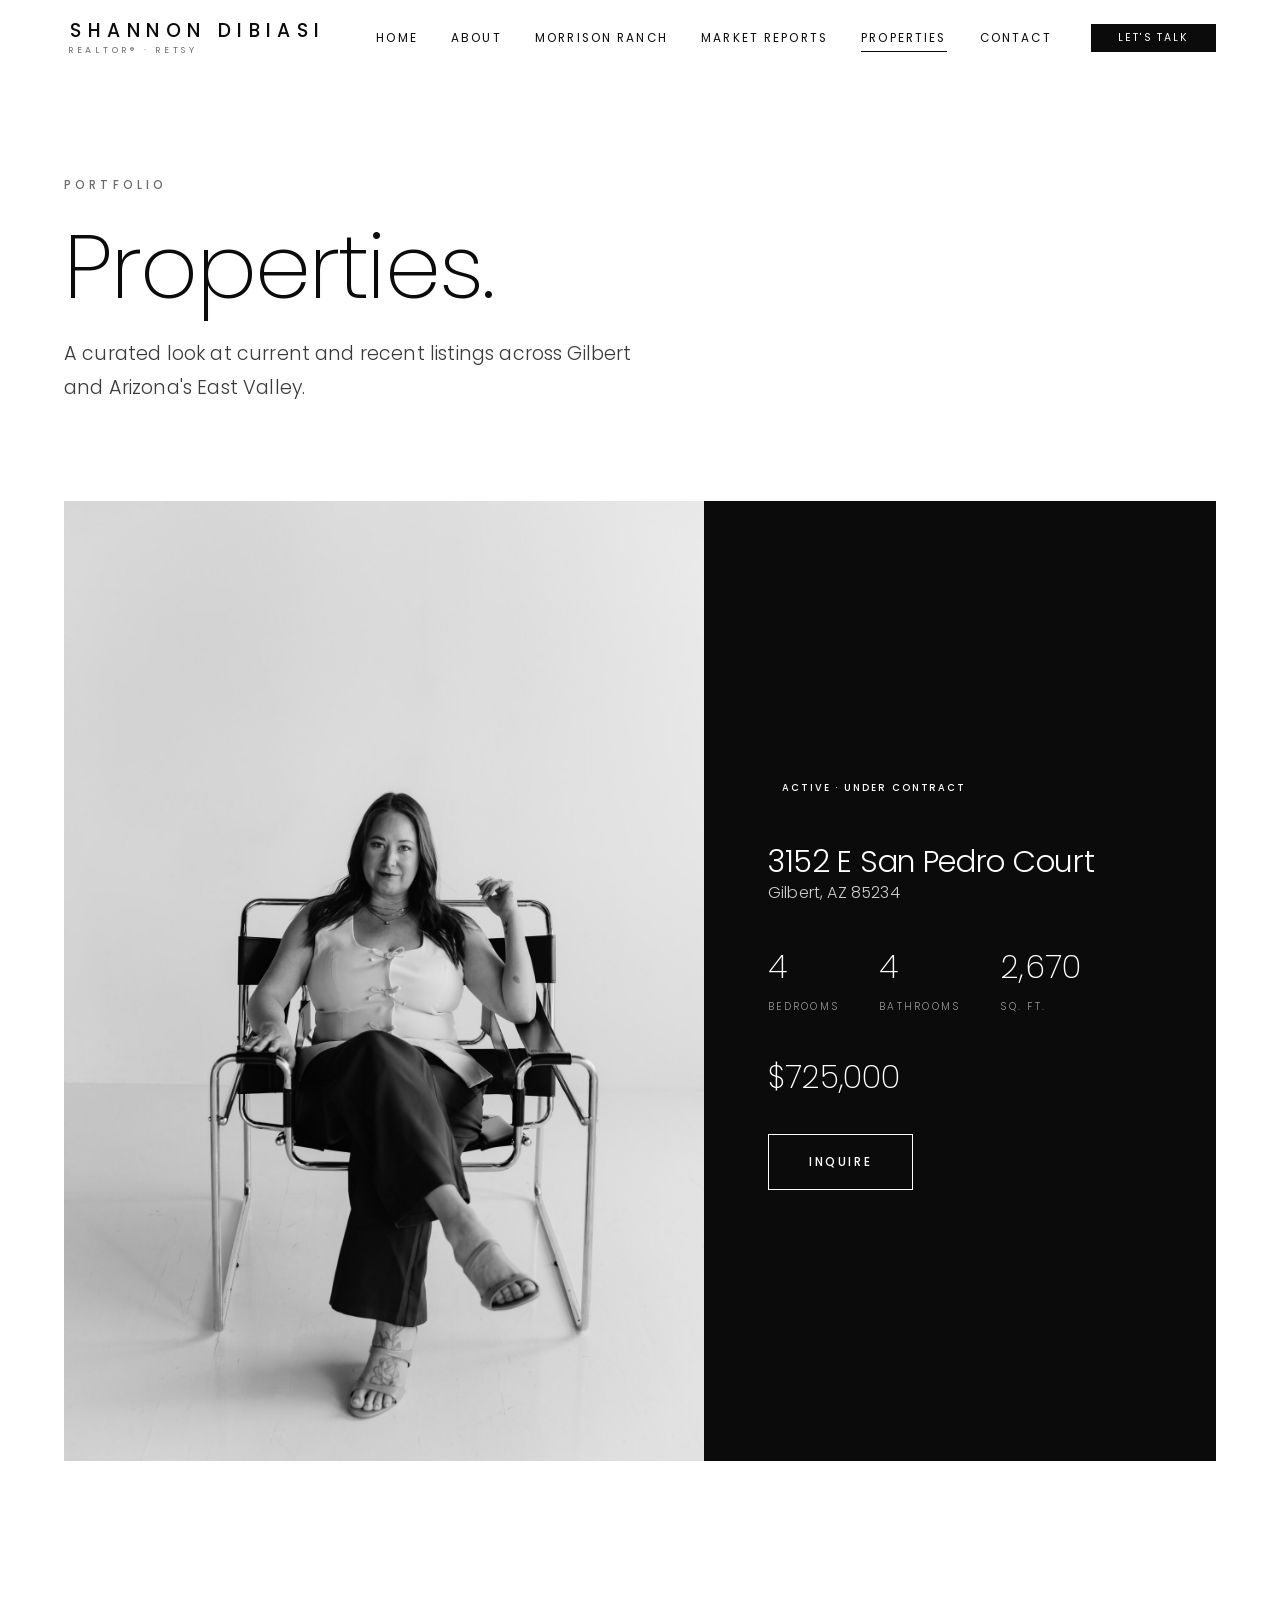
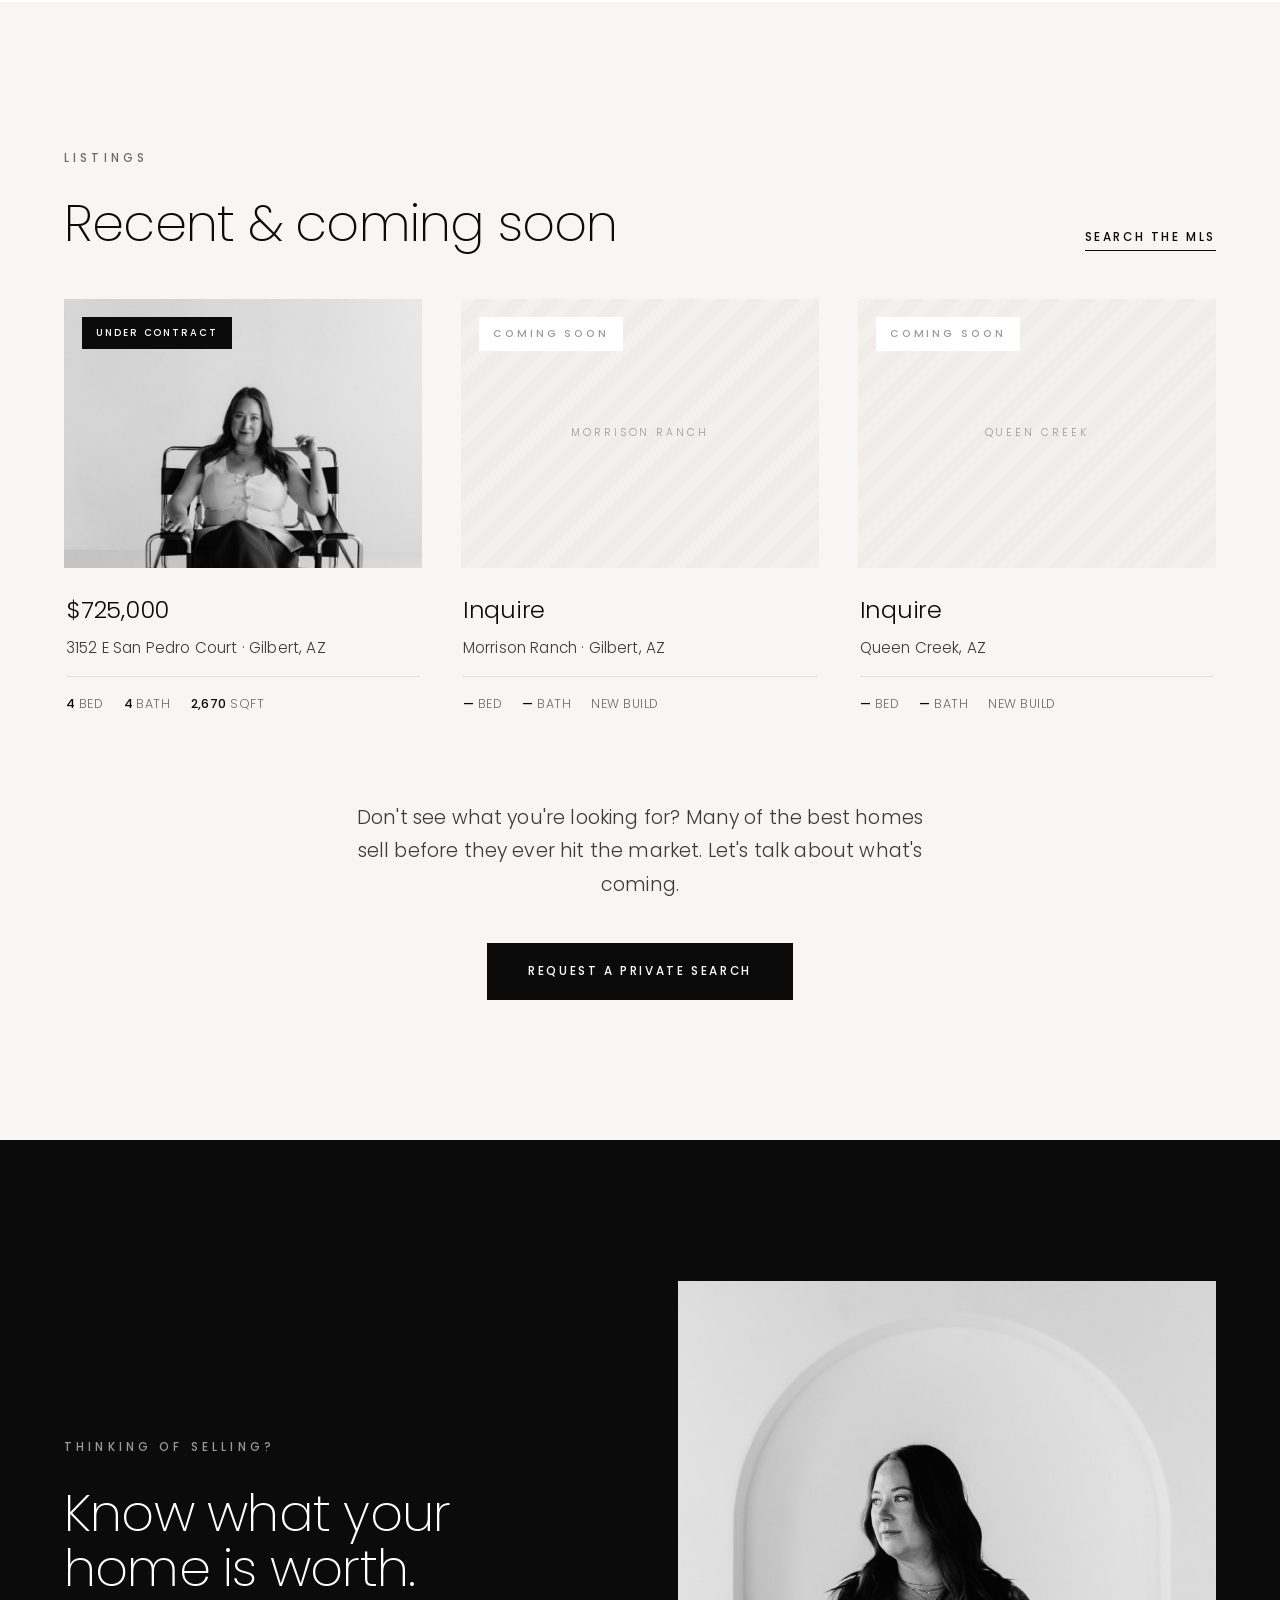
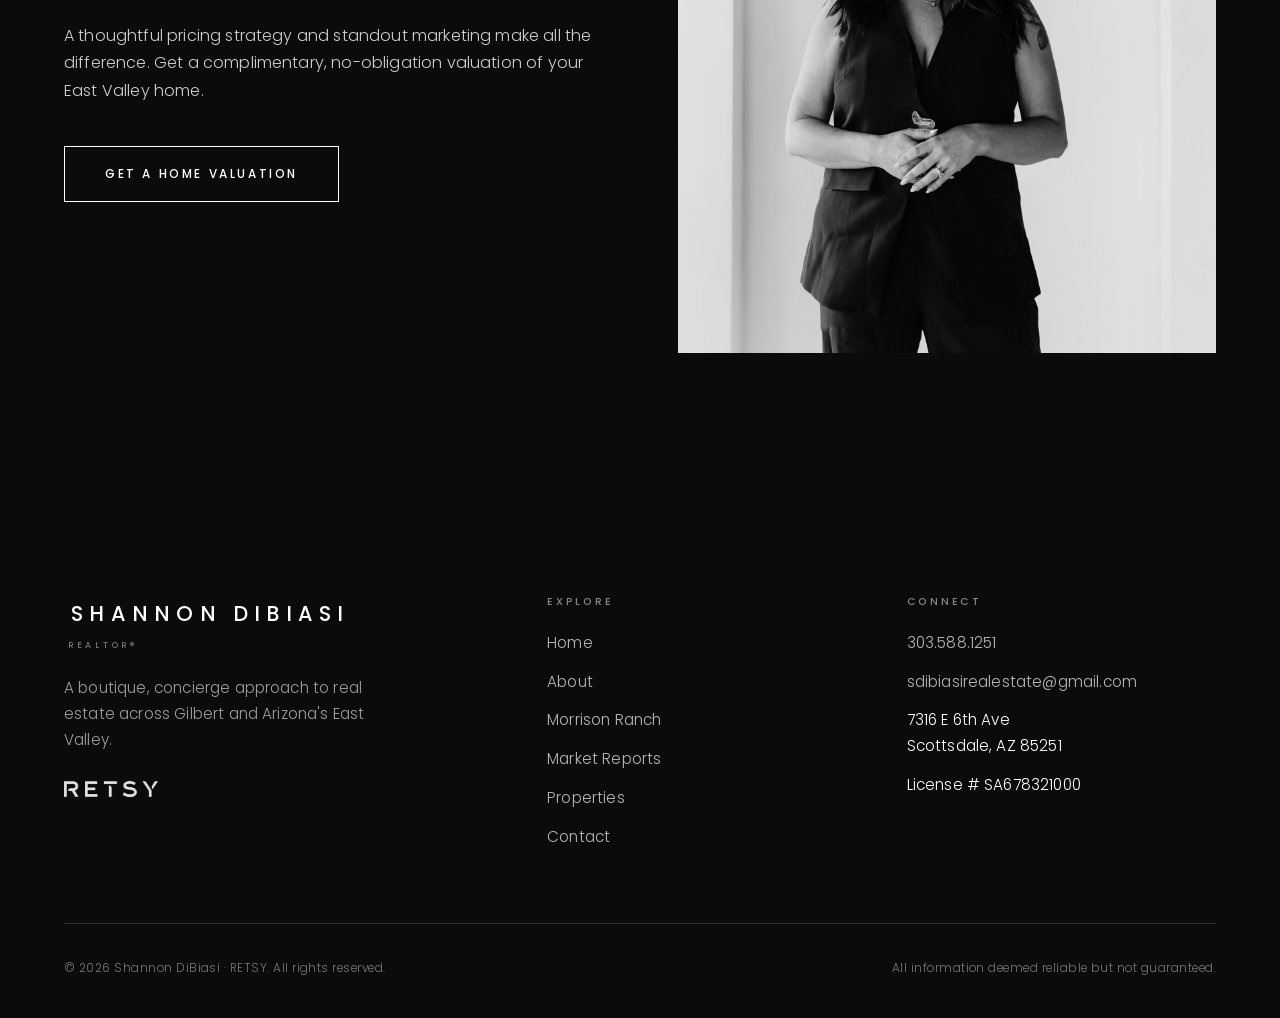
<file: properties.html>
<!DOCTYPE html>
<html lang="en">
<head>
<meta charset="UTF-8" />
<meta name="viewport" content="width=device-width, initial-scale=1.0" />
<title>Properties · Shannon DiBiasi</title>
<meta name="description" content="Active and featured listings represented by Shannon DiBiasi, REALTOR® with RETSY across Gilbert and the East Valley." />
<link rel="canonical" href="https://silly-axolotl-c16f99.netlify.app/properties.html" />
<meta name="robots" content="index, follow, max-image-preview:large" />
<meta name="author" content="Shannon DiBiasi" />
<meta name="geo.region" content="US-AZ" />
<meta name="geo.placename" content="Gilbert, Arizona" />
<meta property="og:type" content="website" />
<meta property="og:title" content="Properties · Shannon DiBiasi Real Estate" />
<meta property="og:description" content="Featured and coming-soon listings across Gilbert, Morrison Ranch, and Arizona's East Valley, represented by Shannon DiBiasi with RETSY." />
<meta property="og:url" content="https://silly-axolotl-c16f99.netlify.app/properties.html" />
<meta property="og:site_name" content="Shannon DiBiasi Real Estate" />
<meta property="og:image" content="https://silly-axolotl-c16f99.netlify.app/images/portrait-chair-bw.jpg" />
<meta name="twitter:card" content="summary_large_image" />
<meta name="twitter:title" content="Properties · Shannon DiBiasi Real Estate" />
<meta name="twitter:description" content="Featured and coming-soon listings across Gilbert and Arizona's East Valley." />
<meta name="twitter:image" content="https://silly-axolotl-c16f99.netlify.app/images/portrait-chair-bw.jpg" />
<link rel="preconnect" href="https://fonts.googleapis.com" />
<link rel="preconnect" href="https://fonts.gstatic.com" crossorigin />
<link rel="stylesheet" href="css/styles.css" />
<script type="application/ld+json">
{
  "@context": "https://schema.org",
  "@type": "RealEstateAgent",
  "@id": "https://silly-axolotl-c16f99.netlify.app/#agent",
  "name": "Shannon DiBiasi",
  "jobTitle": "REALTOR®",
  "image": "https://silly-axolotl-c16f99.netlify.app/images/portrait-arch-bw.jpg",
  "telephone": "+1-303-588-1251",
  "email": "sdibiasirealestate@gmail.com",
  "url": "https://silly-axolotl-c16f99.netlify.app/properties.html",
  "areaServed": ["Morrison Ranch", "Gilbert AZ", "Chandler AZ", "Mesa AZ", "Queen Creek AZ", "San Tan Valley AZ", "East Valley, Arizona"],
  "worksFor": { "@type": "Organization", "name": "RETSY" },
  "address": { "@type": "PostalAddress", "streetAddress": "7316 E 6th Ave", "addressLocality": "Scottsdale", "addressRegion": "AZ", "postalCode": "85251", "addressCountry": "US" }
}
</script>
</head>
<body>

<header class="nav" id="nav">
  <a href="index.html" class="brand">
    <span class="brand-name">Shannon DiBiasi</span>
    <span class="brand-sub">Realtor® · RETSY</span>
  </a>
  <nav class="nav-links" id="navLinks">
    <a href="index.html">Home</a>
    <a href="about.html">About</a>
    <a href="morrison-ranch.html">Morrison Ranch</a>
    <a href="blog/index.html">Market Reports</a>
    <a href="properties.html" class="active">Properties</a>
    <a href="contact.html">Contact</a>
    <a href="contact.html" class="btn nav-cta">Let's Talk</a>
  </nav>
  <button class="burger" id="burger" aria-label="Menu"><span></span><span></span><span></span></button>
</header>

<!-- PAGE HERO -->
<section class="page-hero wrap">
  <span class="eyebrow reveal">Portfolio</span>
  <h1 class="display mt-2 reveal" data-d="1">Properties.</h1>
  <p class="lede mt-2 reveal" data-d="2" style="max-width:48ch">A curated look at current and recent listings across Gilbert and Arizona's East Valley.</p>
</section>

<!-- FEATURED -->
<section class="section" style="padding-top:20px">
  <div class="wrap reveal">
    <div class="feature-prop">
      <div class="feature-prop__img"><img src="images/portrait-chair-bw.jpg" alt="3152 E San Pedro Court" style="object-position:center 30%" /></div>
      <div class="feature-prop__panel">
        <span class="prop__tag prop__tag--ink" style="position:static;align-self:flex-start">Active · Under Contract</span>
        <h3 class="h3 mt-3" style="font-size:1.9rem;color:#fff">3152 E San Pedro Court</h3>
        <p>Gilbert, AZ 85234</p>
        <div class="feature-prop__specs">
          <div class="feature-prop__spec"><span class="n">4</span><span class="l">Bedrooms</span></div>
          <div class="feature-prop__spec"><span class="n">4</span><span class="l">Bathrooms</span></div>
          <div class="feature-prop__spec"><span class="n">2,670</span><span class="l">Sq. Ft.</span></div>
        </div>
        <div style="font-size:2rem;font-weight:200;letter-spacing:-.01em;margin-bottom:30px">$725,000</div>
        <a href="contact.html" class="btn btn--light" style="align-self:flex-start">Inquire</a>
      </div>
    </div>
  </div>
</section>

<!-- GRID -->
<section class="section section--paper">
  <div class="wrap">
    <div class="reveal" style="display:flex;justify-content:space-between;align-items:flex-end;flex-wrap:wrap;gap:18px;margin-bottom:48px">
      <div>
        <span class="eyebrow">Listings</span>
        <h2 class="h2 mt-2">Recent &amp; coming soon</h2>
      </div>
      <a href="https://retsy.com/home-search/listings" target="_blank" rel="noopener" class="link-underline">Search the MLS</a>
    </div>

    <div class="prop-grid reveal" data-d="1">
      <!-- Active featured (with photo) -->
      <a href="contact.html" class="prop">
        <div class="prop__img">
          <span class="prop__tag prop__tag--ink">Under Contract</span>
          <img src="images/portrait-chair-bw.jpg" alt="3152 E San Pedro Court" style="object-position:center 28%" />
        </div>
        <div class="prop__body">
          <div class="prop__price">$725,000</div>
          <div class="prop__addr">3152 E San Pedro Court · Gilbert, AZ</div>
          <div class="prop__specs"><span><b>4</b> Bed</span><span><b>4</b> Bath</span><span><b>2,670</b> SqFt</span></div>
        </div>
      </a>

      <!-- Placeholder listings -->
      <a href="contact.html" class="prop">
        <div class="prop__img prop__img--ph"><span class="prop__tag">Coming Soon</span><span>Morrison Ranch</span></div>
        <div class="prop__body">
          <div class="prop__price">Inquire</div>
          <div class="prop__addr">Morrison Ranch · Gilbert, AZ</div>
          <div class="prop__specs"><span><b>—</b> Bed</span><span><b>—</b> Bath</span><span>New Build</span></div>
        </div>
      </a>

      <a href="contact.html" class="prop">
        <div class="prop__img prop__img--ph"><span class="prop__tag">Coming Soon</span><span>Queen Creek</span></div>
        <div class="prop__body">
          <div class="prop__price">Inquire</div>
          <div class="prop__addr">Queen Creek, AZ</div>
          <div class="prop__specs"><span><b>—</b> Bed</span><span><b>—</b> Bath</span><span>New Build</span></div>
        </div>
      </a>
    </div>

    <div class="center mt-4 reveal" data-d="2">
      <p class="lede" style="max-width:50ch;margin-inline:auto">Don't see what you're looking for? Many of the best homes sell before they ever hit the market. Let's talk about what's coming.</p>
      <a href="contact.html" class="btn mt-3">Request a Private Search</a>
    </div>
  </div>
</section>

<!-- SELL CTA -->
<section class="section section--ink">
  <div class="wrap split">
    <div class="reveal">
      <span class="eyebrow">Thinking of Selling?</span>
      <h2 class="h2 mt-2">Know what your<br>home is worth.</h2>
      <p class="mt-2">A thoughtful pricing strategy and standout marketing make all the difference. Get a complimentary, no-obligation valuation of your East Valley home.</p>
      <a href="https://retsy.com/home-valuation" target="_blank" rel="noopener" class="btn btn--light mt-3">Get a Home Valuation</a>
    </div>
    <div class="reveal" data-d="1">
      <div class="split__media"><img src="images/portrait-arch-bw.jpg" alt="Shannon DiBiasi" style="aspect-ratio:4/5"/></div>
    </div>
  </div>
</section>

<!-- FOOTER -->
<footer class="footer">
  <div class="wrap">
    <div class="footer__top">
      <div class="footer__brand">
        <span class="brand-name" style="font-size:1.3rem;letter-spacing:.3em">Shannon DiBiasi</span>
        <div class="brand-sub" style="margin-top:6px">Realtor®</div>
        <p>A boutique, concierge approach to real estate across Gilbert and Arizona's East Valley.</p>
        <a href="https://retsy.com" target="_blank" rel="noopener" class="footer__retsy" style="display:inline-block"><img src="images/retsy-white.png" alt="RETSY" /></a>
      </div>
      <div class="footer__col">
        <h4>Explore</h4>
        <ul>
          <li><a href="index.html">Home</a></li>
          <li><a href="about.html">About</a></li>
          <li><a href="morrison-ranch.html">Morrison Ranch</a></li>
          <li><a href="blog/index.html">Market Reports</a></li>
          <li><a href="properties.html">Properties</a></li>
          <li><a href="contact.html">Contact</a></li>
        </ul>
      </div>
      <div class="footer__col">
        <h4>Connect</h4>
        <ul>
          <li><a href="tel:+13035881251">303.588.1251</a></li>
          <li><a href="mailto:sdibiasirealestate@gmail.com">sdibiasirealestate@gmail.com</a></li>
          <li>7316 E 6th Ave<br>Scottsdale, AZ 85251</li>
          <li>License # SA678321000</li>
        </ul>
      </div>
    </div>
    <div class="footer__bottom">
      <span>© <span id="year">2026</span> Shannon DiBiasi · RETSY. All rights reserved.</span>
      <span>All information deemed reliable but not guaranteed.</span>
    </div>
  </div>
</footer>

<script src="js/main.js"></script>
</body>
</html>
</file>
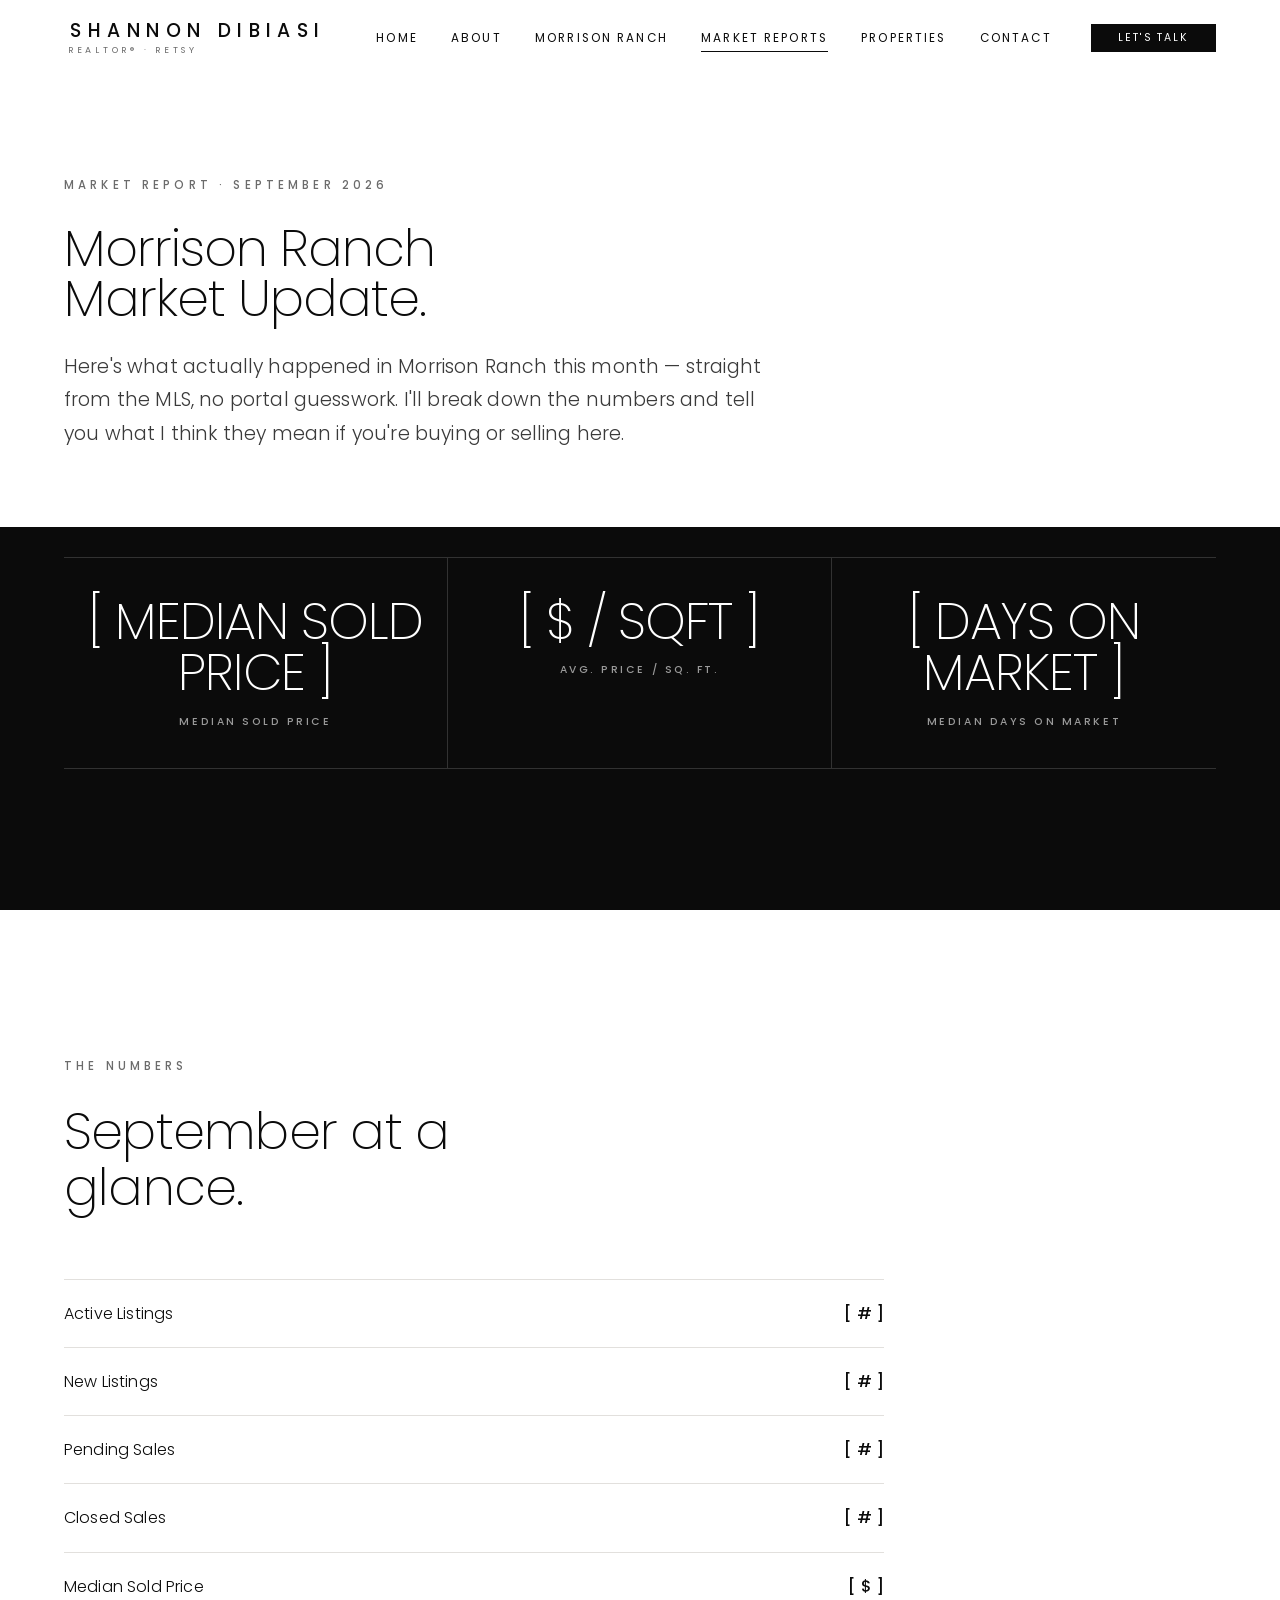
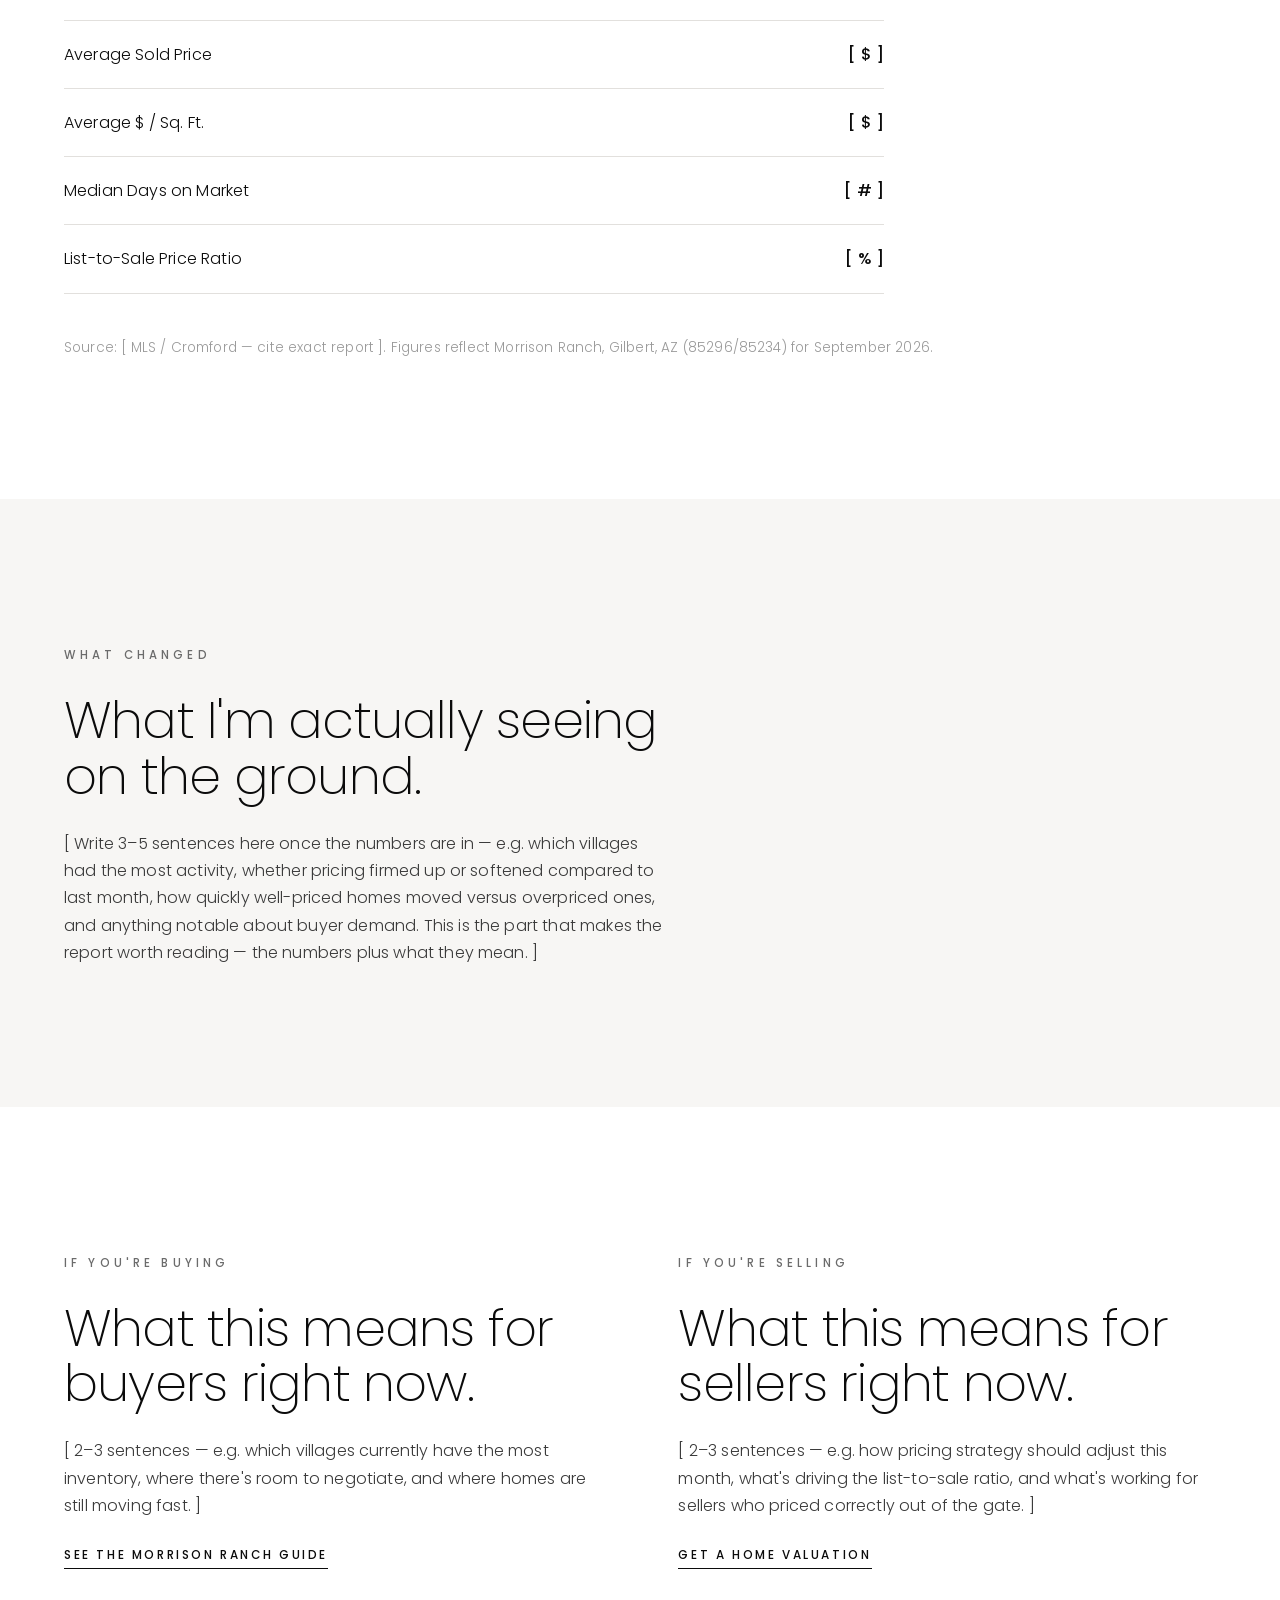
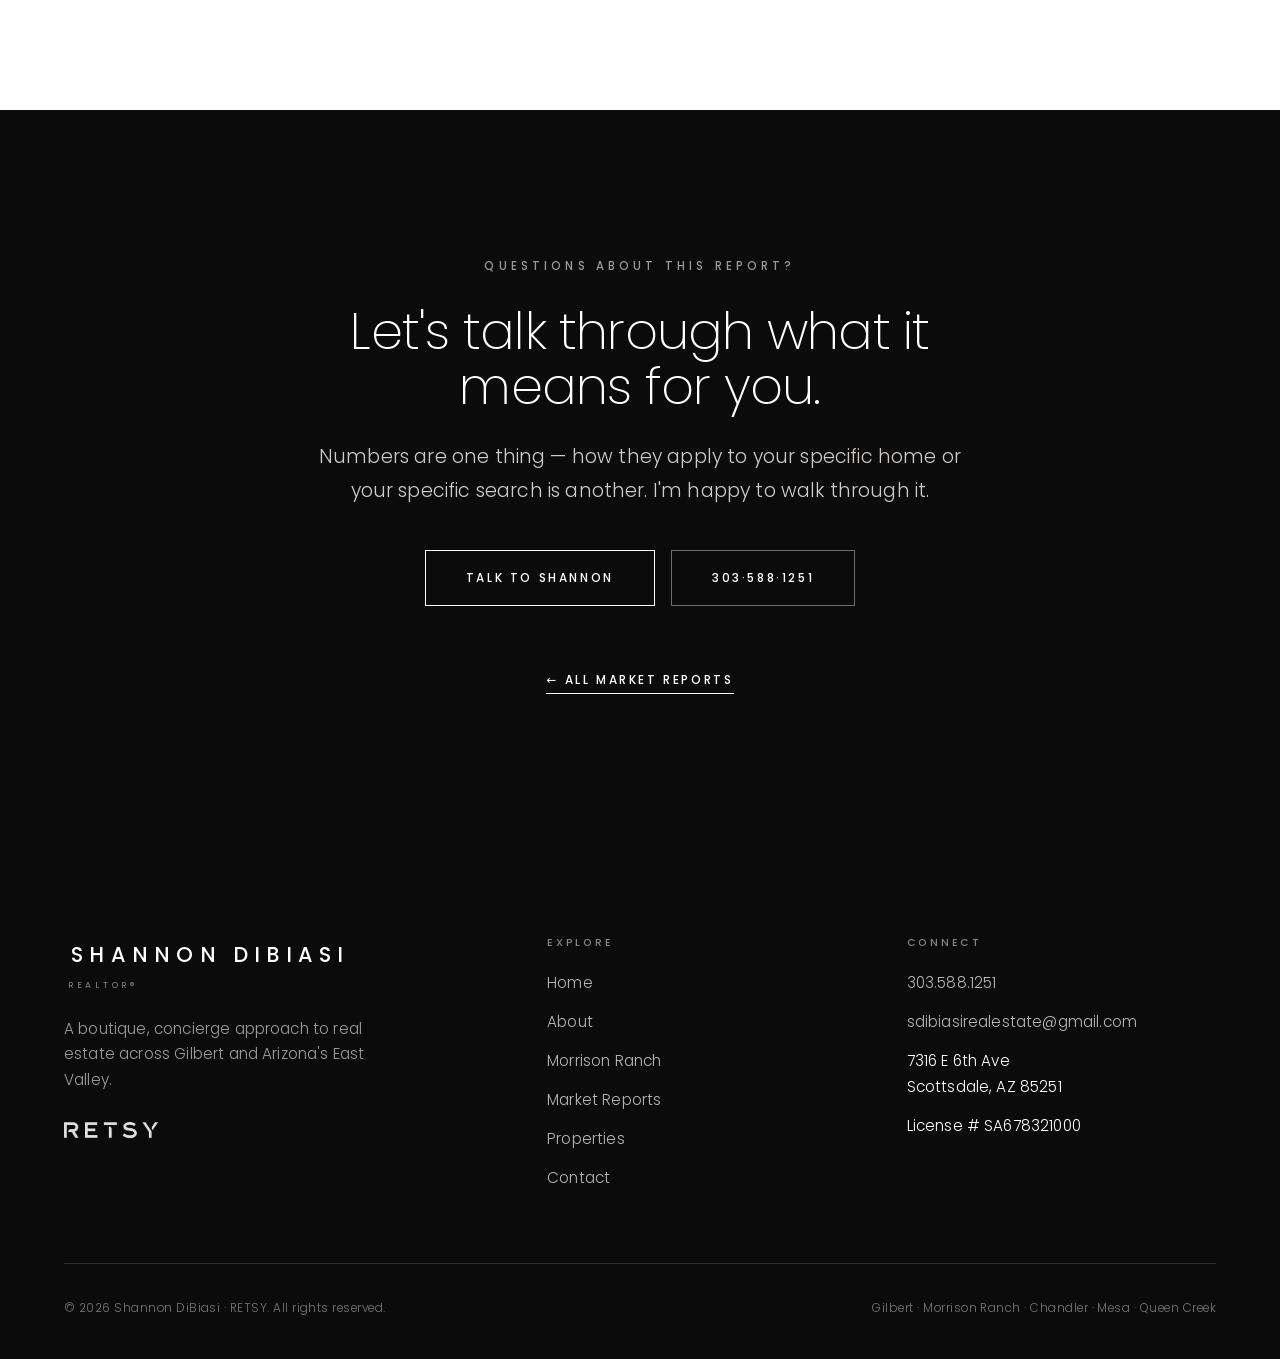
<file: blog/morrison-ranch-market-update-september-2026.html>
<!DOCTYPE html>
<html lang="en">
<head>
<meta charset="UTF-8" />
<meta name="viewport" content="width=device-width, initial-scale=1.0" />
<title>Morrison Ranch Real Estate Market Update — September 2026 | Shannon DiBiasi</title>
<meta name="description" content="September 2026 Morrison Ranch, Gilbert AZ real estate market update — active listings, new listings, pending and closed sales, median sold price, price per square foot, and days on market, from Shannon DiBiasi." />
<link rel="canonical" href="https://silly-axolotl-c16f99.netlify.app/blog/morrison-ranch-market-update-september-2026.html" />
<meta name="robots" content="index, follow, max-image-preview:large" />
<meta name="author" content="Shannon DiBiasi" />
<meta name="geo.region" content="US-AZ" />
<meta name="geo.placename" content="Gilbert, Arizona" />

<meta property="og:type" content="article" />
<meta property="og:title" content="Morrison Ranch Market Update — September 2026" />
<meta property="og:description" content="What active, pending, and closed sales looked like in Morrison Ranch this month, and what it means if you're buying or selling." />
<meta property="og:url" content="https://silly-axolotl-c16f99.netlify.app/blog/morrison-ranch-market-update-september-2026.html" />
<meta property="og:site_name" content="Shannon DiBiasi Real Estate" />
<meta property="og:image" content="https://silly-axolotl-c16f99.netlify.app/images/portrait-arch-bw.jpg" />
<meta name="twitter:card" content="summary_large_image" />
<meta name="twitter:title" content="Morrison Ranch Market Update — September 2026" />
<meta name="twitter:description" content="This month's Morrison Ranch real estate numbers, explained plainly." />
<meta name="twitter:image" content="https://silly-axolotl-c16f99.netlify.app/images/portrait-arch-bw.jpg" />

<link rel="preconnect" href="https://fonts.googleapis.com" />
<link rel="preconnect" href="https://fonts.gstatic.com" crossorigin />
<link rel="stylesheet" href="../css/styles.css" />

<script type="application/ld+json">
{
  "@context": "https://schema.org",
  "@graph": [
    {
      "@type": "BlogPosting",
      "@id": "https://silly-axolotl-c16f99.netlify.app/blog/morrison-ranch-market-update-september-2026.html#post",
      "headline": "Morrison Ranch Real Estate Market Update — September 2026",
      "description": "Active listings, new listings, pending and closed sales, median and average sold price, price per square foot, days on market, and list-to-sale ratio for Morrison Ranch in Gilbert, AZ.",
      "datePublished": "2026-09-30",
      "dateModified": "2026-09-30",
      "author": { "@id": "https://silly-axolotl-c16f99.netlify.app/#agent" },
      "publisher": { "@id": "https://silly-axolotl-c16f99.netlify.app/#agent" },
      "about": { "@id": "https://silly-axolotl-c16f99.netlify.app/morrison-ranch.html#place" },
      "image": "https://silly-axolotl-c16f99.netlify.app/images/portrait-arch-bw.jpg",
      "mainEntityOfPage": "https://silly-axolotl-c16f99.netlify.app/blog/morrison-ranch-market-update-september-2026.html"
    },
    {
      "@type": "BreadcrumbList",
      "itemListElement": [
        { "@type": "ListItem", "position": 1, "name": "Home", "item": "https://silly-axolotl-c16f99.netlify.app/" },
        { "@type": "ListItem", "position": 2, "name": "Morrison Ranch", "item": "https://silly-axolotl-c16f99.netlify.app/morrison-ranch.html" },
        { "@type": "ListItem", "position": 3, "name": "Market Reports", "item": "https://silly-axolotl-c16f99.netlify.app/blog/" },
        { "@type": "ListItem", "position": 4, "name": "September 2026", "item": "https://silly-axolotl-c16f99.netlify.app/blog/morrison-ranch-market-update-september-2026.html" }
      ]
    }
  ]
}
</script>
</head>
<body>

<header class="nav" id="nav">
  <a href="../index.html" class="brand">
    <span class="brand-name">Shannon DiBiasi</span>
    <span class="brand-sub">Realtor® · RETSY</span>
  </a>
  <nav class="nav-links" id="navLinks">
    <a href="../index.html">Home</a>
    <a href="../about.html">About</a>
    <a href="../morrison-ranch.html">Morrison Ranch</a>
    <a href="index.html" class="active">Market Reports</a>
    <a href="../properties.html">Properties</a>
    <a href="../contact.html">Contact</a>
    <a href="../contact.html" class="btn nav-cta">Let's Talk</a>
  </nav>
  <button class="burger" id="burger" aria-label="Menu"><span></span><span></span><span></span></button>
</header>

<!-- PAGE HERO -->
<section class="page-hero wrap">
  <span class="eyebrow reveal">Market Report · September 2026</span>
  <h1 class="display mt-2 reveal" data-d="1" style="font-size:clamp(2rem,4.5vw,3.2rem)">Morrison Ranch Market Update.</h1>
  <p class="lede mt-2 reveal" data-d="2" style="max-width:60ch">Here's what actually happened in Morrison Ranch this month — straight from the MLS, no portal guesswork. I'll break down the numbers and tell you what I think they mean if you're buying or selling here.</p>
</section>

<!-- HEADLINE STATS -->
<section class="section section--ink" style="padding-top:30px">
  <div class="wrap">
    <div class="stats reveal">
      <div class="stat"><div class="stat__num">[ MEDIAN SOLD PRICE ]</div><div class="stat__label">Median Sold Price</div></div>
      <div class="stat"><div class="stat__num">[ $ / SQFT ]</div><div class="stat__label">Avg. Price / Sq. Ft.</div></div>
      <div class="stat"><div class="stat__num">[ DAYS ON MARKET ]</div><div class="stat__label">Median Days on Market</div></div>
    </div>
  </div>
</section>

<!-- DETAILED NUMBERS -->
<section class="section">
  <div class="wrap">
    <div class="reveal" style="max-width:56ch">
      <span class="eyebrow">The Numbers</span>
      <h2 class="h2 mt-2">September at a glance.</h2>
    </div>
    <div class="reveal mt-4" data-d="1" style="max-width:820px">
      <div style="border-top:1px solid var(--line);padding:20px 0;display:flex;justify-content:space-between;gap:20px"><span>Active Listings</span><strong>[ # ]</strong></div>
      <div style="border-top:1px solid var(--line);padding:20px 0;display:flex;justify-content:space-between;gap:20px"><span>New Listings</span><strong>[ # ]</strong></div>
      <div style="border-top:1px solid var(--line);padding:20px 0;display:flex;justify-content:space-between;gap:20px"><span>Pending Sales</span><strong>[ # ]</strong></div>
      <div style="border-top:1px solid var(--line);padding:20px 0;display:flex;justify-content:space-between;gap:20px"><span>Closed Sales</span><strong>[ # ]</strong></div>
      <div style="border-top:1px solid var(--line);padding:20px 0;display:flex;justify-content:space-between;gap:20px"><span>Median Sold Price</span><strong>[ $ ]</strong></div>
      <div style="border-top:1px solid var(--line);padding:20px 0;display:flex;justify-content:space-between;gap:20px"><span>Average Sold Price</span><strong>[ $ ]</strong></div>
      <div style="border-top:1px solid var(--line);padding:20px 0;display:flex;justify-content:space-between;gap:20px"><span>Average $ / Sq. Ft.</span><strong>[ $ ]</strong></div>
      <div style="border-top:1px solid var(--line);padding:20px 0;display:flex;justify-content:space-between;gap:20px"><span>Median Days on Market</span><strong>[ # ]</strong></div>
      <div style="border-top:1px solid var(--line);border-bottom:1px solid var(--line);padding:20px 0;display:flex;justify-content:space-between;gap:20px"><span>List-to-Sale Price Ratio</span><strong>[ % ]</strong></div>
    </div>
    <p class="mt-3" style="color:var(--grey-400);font-size:.85rem">Source: [ MLS / Cromford — cite exact report ]. Figures reflect Morrison Ranch, Gilbert, AZ (85296/85234) for September 2026.</p>
  </div>
</section>

<!-- WHAT CHANGED -->
<section class="section section--paper">
  <div class="wrap">
    <div class="reveal" style="max-width:60ch">
      <span class="eyebrow">What Changed</span>
      <h2 class="h2 mt-2">What I'm actually seeing on the ground.</h2>
      <p class="mt-2">[ Write 3–5 sentences here once the numbers are in — e.g. which villages had the most activity, whether pricing firmed up or softened compared to last month, how quickly well-priced homes moved versus overpriced ones, and anything notable about buyer demand. This is the part that makes the report worth reading — the numbers plus what they mean. ]</p>
    </div>
  </div>
</section>

<!-- WHAT IT MEANS -->
<section class="section">
  <div class="wrap split">
    <div class="reveal">
      <span class="eyebrow">If You're Buying</span>
      <h2 class="h2 mt-2">What this means for buyers right now.</h2>
      <p class="mt-2">[ 2–3 sentences — e.g. which villages currently have the most inventory, where there's room to negotiate, and where homes are still moving fast. ]</p>
      <a href="../morrison-ranch.html" class="link-underline mt-2" style="display:inline-block">See the Morrison Ranch Guide</a>
    </div>
    <div class="reveal" data-d="1">
      <span class="eyebrow">If You're Selling</span>
      <h2 class="h2 mt-2">What this means for sellers right now.</h2>
      <p class="mt-2">[ 2–3 sentences — e.g. how pricing strategy should adjust this month, what's driving the list-to-sale ratio, and what's working for sellers who priced correctly out of the gate. ]</p>
      <a href="../contact.html" class="link-underline mt-2" style="display:inline-block">Get a Home Valuation</a>
    </div>
  </div>
</section>

<!-- CTA -->
<section class="section center section--ink">
  <div class="wrap reveal">
    <span class="eyebrow">Questions About This Report?</span>
    <h2 class="h2 mt-2" style="max-width:24ch;margin-inline:auto">Let's talk through what it means for you.</h2>
    <p class="lede mt-2" style="max-width:54ch;margin-inline:auto">Numbers are one thing — how they apply to your specific home or your specific search is another. I'm happy to walk through it.</p>
    <div class="mt-3" style="display:flex;gap:16px;justify-content:center;flex-wrap:wrap">
      <a href="../contact.html" class="btn btn--light">Talk to Shannon</a>
      <a href="tel:+13035881251" class="btn btn--ghost" style="color:#fff;border-color:rgba(255,255,255,.4)">303·588·1251</a>
    </div>
    <a href="index.html" class="link-underline mt-4" style="display:inline-block;color:#fff">← All Market Reports</a>
  </div>
</section>

<!-- FOOTER -->
<footer class="footer">
  <div class="wrap">
    <div class="footer__top">
      <div class="footer__brand">
        <span class="brand-name" style="font-size:1.3rem;letter-spacing:.3em">Shannon DiBiasi</span>
        <div class="brand-sub" style="margin-top:6px">Realtor®</div>
        <p>A boutique, concierge approach to real estate across Gilbert and Arizona's East Valley.</p>
        <a href="https://retsy.com" target="_blank" rel="noopener" class="footer__retsy" style="display:inline-block"><img src="../images/retsy-white.png" alt="RETSY" /></a>
      </div>
      <div class="footer__col">
        <h4>Explore</h4>
        <ul>
          <li><a href="../index.html">Home</a></li>
          <li><a href="../about.html">About</a></li>
          <li><a href="../morrison-ranch.html">Morrison Ranch</a></li>
          <li><a href="index.html">Market Reports</a></li>
          <li><a href="../properties.html">Properties</a></li>
          <li><a href="../contact.html">Contact</a></li>
        </ul>
      </div>
      <div class="footer__col">
        <h4>Connect</h4>
        <ul>
          <li><a href="tel:+13035881251">303.588.1251</a></li>
          <li><a href="mailto:sdibiasirealestate@gmail.com">sdibiasirealestate@gmail.com</a></li>
          <li>7316 E 6th Ave<br>Scottsdale, AZ 85251</li>
          <li>License # SA678321000</li>
        </ul>
      </div>
    </div>
    <div class="footer__bottom">
      <span>© <span id="year">2026</span> Shannon DiBiasi · RETSY. All rights reserved.</span>
      <span>Gilbert · Morrison Ranch · Chandler · Mesa · Queen Creek</span>
    </div>
  </div>
</footer>

<script src="../js/main.js"></script>
</body>
</html>
</file>
<file: css/styles.css>
/* =============================================================
   SHANNON DiBIASI — REAL ESTATE
   Black & White Luxury · Poppins
   ============================================================= */

@import url('https://fonts.googleapis.com/css2?family=Poppins:ital,wght@0,100;0,200;0,300;0,400;0,500;0,600;0,700;0,800;0,900;1,300;1,400&display=swap');

/* ---------- Tokens ---------- */
:root{
  --ink:        #0b0b0b;   /* near-black */
  --ink-soft:   #1a1a1a;
  --white:      #ffffff;
  --paper:      #f7f6f4;   /* faintly warm off-white for section breaks */
  --grey-900:   #161616;
  --grey-700:   #3a3a3a;
  --grey-500:   #6b6b6b;
  --grey-400:   #9a9a9a;
  --grey-300:   #cfccc9;
  --grey-200:   #e6e4e1;
  --line:       #e2e0dd;

  --maxw: 1320px;
  --gutter: clamp(22px, 5vw, 80px);
  --ease: cubic-bezier(.22,.61,.36,1);

  --fs-eyebrow: .72rem;
}

/* ---------- Reset ---------- */
*{margin:0;padding:0;box-sizing:border-box}
html{scroll-behavior:smooth;-webkit-text-size-adjust:100%}
body{
  font-family:'Poppins',system-ui,sans-serif;
  font-weight:300;
  color:var(--ink);
  background:var(--white);
  line-height:1.7;
  letter-spacing:.01em;
  -webkit-font-smoothing:antialiased;
  overflow-x:hidden;
}
img{display:block;max-width:100%;height:auto}
a{color:inherit;text-decoration:none}
ul{list-style:none}

/* ---------- Type ---------- */
h1,h2,h3,h4{font-weight:300;line-height:1.08;letter-spacing:-.01em}
.display{
  font-size:clamp(2.6rem,7vw,6.2rem);
  font-weight:200;
  letter-spacing:-.02em;
  line-height:.98;
}
.h2{font-size:clamp(1.9rem,4vw,3.4rem);font-weight:200;letter-spacing:-.015em}
.h3{font-size:clamp(1.3rem,2vw,1.8rem);font-weight:300}
.eyebrow{
  font-size:var(--fs-eyebrow);
  font-weight:500;
  letter-spacing:.36em;
  text-transform:uppercase;
  color:var(--grey-500);
  display:inline-block;
}
.lede{font-size:clamp(1.05rem,1.5vw,1.3rem);font-weight:300;color:var(--grey-700);line-height:1.75}
.serif-accent{font-style:italic;font-weight:300}
p{font-weight:300;color:var(--grey-700)}
strong{font-weight:500;color:var(--ink)}

/* ---------- Layout helpers ---------- */
.wrap{max-width:var(--maxw);margin:0 auto;padding-inline:var(--gutter)}
.section{padding-block:clamp(70px,11vw,150px)}
.section--paper{background:var(--paper)}
.section--ink{background:var(--ink);color:var(--white)}
.section--ink p{color:var(--grey-300)}
.section--ink .eyebrow{color:var(--grey-400)}
.center{text-align:center}
.mt-1{margin-top:14px}.mt-2{margin-top:26px}.mt-3{margin-top:42px}.mt-4{margin-top:64px}

/* ---------- Buttons ---------- */
.btn{
  --pad:17px 40px;
  display:inline-flex;align-items:center;gap:.7em;
  padding:var(--pad);
  font-size:.74rem;font-weight:500;letter-spacing:.22em;text-transform:uppercase;
  border:1px solid var(--ink);
  background:var(--ink);color:var(--white);
  cursor:pointer;transition:.5s var(--ease);
  white-space:nowrap;
}
.btn:hover{background:transparent;color:var(--ink)}
.btn--ghost{background:transparent;color:var(--ink)}
.btn--ghost:hover{background:var(--ink);color:var(--white)}
.btn--light{border-color:var(--white);background:transparent;color:var(--white)}
.btn--light:hover{background:var(--white);color:var(--ink)}
.link-underline{
  font-size:.74rem;font-weight:500;letter-spacing:.22em;text-transform:uppercase;
  position:relative;padding-bottom:4px;
}
.link-underline::after{
  content:"";position:absolute;left:0;bottom:0;width:100%;height:1px;
  background:currentColor;transform:scaleX(1);transform-origin:left;transition:transform .5s var(--ease);
}
.link-underline:hover::after{transform:scaleX(0);transform-origin:right}

/* ---------- Header / Nav ---------- */
.nav{
  position:fixed;top:0;left:0;width:100%;z-index:1000;
  display:flex;align-items:center;justify-content:space-between;
  padding:22px var(--gutter);
  transition:background .5s var(--ease),padding .5s var(--ease),box-shadow .5s var(--ease);
}
.nav--scrolled{background:rgba(255,255,255,.92);backdrop-filter:blur(12px);padding-block:14px;box-shadow:0 1px 0 var(--line)}
.nav--dark:not(.nav--scrolled){color:var(--white)}
.nav--dark:not(.nav--scrolled) .brand-sub{color:rgba(255,255,255,.6)}
.brand{display:flex;flex-direction:column;line-height:1;gap:5px}
.brand-name{font-size:1.18rem;font-weight:500;letter-spacing:.34em;text-transform:uppercase;padding-left:.34em}
.brand-sub{font-size:.56rem;font-weight:400;letter-spacing:.42em;text-transform:uppercase;color:var(--grey-500);padding-left:.42em}
.nav-links{display:flex;align-items:center;gap:clamp(20px,2.6vw,42px)}
.nav-links a{font-size:.74rem;font-weight:400;letter-spacing:.18em;text-transform:uppercase;position:relative;padding-block:4px}
.nav-links a:not(.btn)::after{
  content:"";position:absolute;left:0;bottom:0;width:0;height:1px;background:currentColor;transition:width .45s var(--ease);
}
.nav-links a:not(.btn):hover::after,.nav-links a.active::after{width:100%}
.nav-links .btn{--pad:12px 26px;font-size:.66rem}
.nav-cta{margin-left:6px}

/* burger */
.burger{display:none;flex-direction:column;gap:5px;background:none;border:0;cursor:pointer;padding:6px;z-index:1100}
.burger span{width:26px;height:1.5px;background:currentColor;transition:.4s var(--ease)}
.burger.open span:nth-child(1){transform:translateY(6.5px) rotate(45deg)}
.burger.open span:nth-child(2){opacity:0}
.burger.open span:nth-child(3){transform:translateY(-6.5px) rotate(-45deg)}

/* ---------- Hero ---------- */
.hero{position:relative;min-height:100svh;display:flex;align-items:flex-end;color:var(--white);overflow:hidden}
.hero__bg{position:absolute;inset:0;z-index:-2}
.hero__bg img{width:100%;height:100%;object-fit:cover;object-position:center 22%}
.hero__bg::after{content:"";position:absolute;inset:0;background:linear-gradient(180deg,rgba(0,0,0,.34) 0%,rgba(0,0,0,.05) 38%,rgba(0,0,0,.62) 100%)}
.hero__inner{width:100%;padding-bottom:clamp(50px,8vw,110px);padding-top:140px}
.hero .eyebrow{color:rgba(255,255,255,.82)}
.hero .display{color:#fff;max-width:16ch}
.hero__meta{display:flex;flex-wrap:wrap;gap:26px 46px;margin-top:38px;align-items:center}
.hero__meta .lede{color:rgba(255,255,255,.9);max-width:46ch;margin:0}

/* scroll cue */
.scroll-cue{position:absolute;right:var(--gutter);bottom:46px;display:flex;align-items:center;gap:14px;font-size:.62rem;letter-spacing:.3em;text-transform:uppercase;color:rgba(255,255,255,.75);writing-mode:vertical-rl}
.scroll-cue .line{width:1px;height:54px;background:rgba(255,255,255,.5);position:relative;overflow:hidden}
.scroll-cue .line::after{content:"";position:absolute;top:-100%;left:0;width:100%;height:100%;background:#fff;animation:cue 2.4s var(--ease) infinite}
@keyframes cue{0%{top:-100%}60%,100%{top:100%}}

/* ---------- Split / feature blocks ---------- */
.split{display:grid;grid-template-columns:1fr 1fr;align-items:center;gap:clamp(36px,6vw,96px)}
.split--img-right{direction:ltr}
.split__media{position:relative}
.split__media img{width:100%;aspect-ratio:4/5;object-fit:cover}
.split__media--tall img{aspect-ratio:3/4}
.media-frame{position:relative}
.media-frame::before{content:"";position:absolute;inset:18px;border:1px solid rgba(255,255,255,.0);z-index:2;pointer-events:none}

/* stat row */
.stats{display:grid;grid-template-columns:repeat(3,1fr);gap:0;border-top:1px solid var(--line);border-bottom:1px solid var(--line)}
.section--ink .stats{border-color:rgba(255,255,255,.16)}
.stat{padding:38px 14px;text-align:center;border-right:1px solid var(--line)}
.section--ink .stat{border-color:rgba(255,255,255,.16)}
.stat:last-child{border-right:0}
.stat__num{font-size:clamp(2.4rem,4vw,3.4rem);font-weight:200;letter-spacing:-.02em;line-height:1}
.stat__label{font-size:.66rem;font-weight:500;letter-spacing:.24em;text-transform:uppercase;color:var(--grey-500);margin-top:14px}
.section--ink .stat__label{color:var(--grey-400)}

/* ---------- Areas / list grid ---------- */
.area-grid{display:grid;grid-template-columns:repeat(auto-fit,minmax(220px,1fr));gap:1px;background:var(--line);border:1px solid var(--line)}
.area{background:var(--white);padding:40px 30px;transition:.5s var(--ease)}
.area:hover{background:var(--ink);color:var(--white)}
.area:hover p,.area:hover .area__idx{color:rgba(255,255,255,.6)}
.area__idx{font-size:.68rem;letter-spacing:.2em;color:var(--grey-400);font-weight:500}
.area h3{margin:18px 0 10px;font-weight:300;font-size:1.5rem}
.area p{font-size:.92rem}

/* ---------- Property cards ---------- */
.prop-grid{display:grid;grid-template-columns:repeat(auto-fill,minmax(330px,1fr));gap:clamp(26px,3vw,46px)}
.prop{display:block;cursor:pointer}
.prop__img{position:relative;overflow:hidden;aspect-ratio:4/3;background:var(--grey-200)}
.prop__img img{width:100%;height:100%;object-fit:cover;transition:transform 1.1s var(--ease)}
.prop:hover .prop__img img{transform:scale(1.06)}
.prop__tag{position:absolute;top:18px;left:18px;background:var(--white);color:var(--ink);font-size:.6rem;letter-spacing:.2em;text-transform:uppercase;font-weight:500;padding:8px 14px}
.prop__tag--ink{background:var(--ink);color:var(--white)}
.prop__body{padding:22px 2px}
.prop__price{font-size:1.5rem;font-weight:300;letter-spacing:-.01em}
.prop__addr{font-size:.95rem;color:var(--grey-700);margin-top:4px}
.prop__specs{display:flex;gap:20px;margin-top:16px;padding-top:16px;border-top:1px solid var(--line);font-size:.78rem;letter-spacing:.04em;color:var(--grey-500);text-transform:uppercase}
.prop__specs b{font-weight:500;color:var(--ink)}

/* placeholder (no-photo) property tile */
.prop__img--ph{display:flex;align-items:center;justify-content:center;background:repeating-linear-gradient(135deg,#f3f1ee,#f3f1ee 12px,#efeceA 12px,#efece9 24px)}
.prop__img--ph span{font-size:.66rem;letter-spacing:.28em;text-transform:uppercase;color:var(--grey-400)}

/* featured property banner */
.feature-prop{display:grid;grid-template-columns:1.25fr 1fr;min-height:560px}
.feature-prop__img img{width:100%;height:100%;object-fit:cover;min-height:560px}
.feature-prop__panel{background:var(--ink);color:var(--white);display:flex;flex-direction:column;justify-content:center;padding:clamp(40px,5vw,80px)}
.feature-prop__panel p{color:var(--grey-300)}
.feature-prop__specs{display:flex;gap:40px;margin:34px 0;flex-wrap:wrap}
.feature-prop__spec span{display:block}
.feature-prop__spec .n{font-size:2rem;font-weight:200}
.feature-prop__spec .l{font-size:.64rem;letter-spacing:.22em;text-transform:uppercase;color:var(--grey-400);margin-top:4px}

/* ---------- Quote ---------- */
.quote{max-width:44rem;margin-inline:auto;text-align:center}
.quote q{font-size:clamp(1.6rem,3.2vw,2.7rem);font-weight:200;font-style:italic;line-height:1.3;letter-spacing:-.01em;quotes:none}
.quote .by{margin-top:30px}

/* ---------- Contact ---------- */
.contact-grid{display:grid;grid-template-columns:1fr 1fr;gap:clamp(40px,6vw,100px)}
.field{margin-bottom:26px}
.field label{display:block;font-size:.64rem;letter-spacing:.22em;text-transform:uppercase;color:var(--grey-500);font-weight:500;margin-bottom:10px}
.field input,.field textarea,.field select{
  width:100%;border:0;border-bottom:1px solid var(--grey-300);background:transparent;
  padding:12px 2px;font-family:inherit;font-size:1rem;font-weight:300;color:var(--ink);transition:border-color .4s var(--ease);
}
.field input:focus,.field textarea:focus,.field select:focus{outline:0;border-color:var(--ink)}
.field textarea{resize:vertical;min-height:120px}
.contact-detail{margin-bottom:34px}
.contact-detail .eyebrow{margin-bottom:8px}
.contact-detail a,.contact-detail p{font-size:1.18rem;font-weight:300;color:var(--ink)}
.contact-detail a:hover{color:var(--grey-500)}

/* ---------- Footer ---------- */
.footer{background:var(--ink);color:var(--white);padding-block:clamp(60px,8vw,110px) 40px}
.footer a{color:rgba(255,255,255,.7);transition:color .4s}
.footer a:hover{color:#fff}
.footer__top{display:grid;grid-template-columns:1.4fr 1fr 1fr;gap:50px;padding-bottom:60px;border-bottom:1px solid rgba(255,255,255,.14)}
.footer__brand .brand-name{color:#fff}
.footer__brand .brand-sub{color:rgba(255,255,255,.5)}
.footer__brand p{color:rgba(255,255,255,.6);margin-top:22px;max-width:34ch;font-size:.95rem}
.footer__col h4{font-size:.66rem;letter-spacing:.26em;text-transform:uppercase;color:rgba(255,255,255,.5);font-weight:500;margin-bottom:22px}
.footer__col li{margin-bottom:13px;font-size:.95rem}
.footer__retsy img{height:26px;width:auto;opacity:.9;margin-top:24px}
.footer__bottom{display:flex;justify-content:space-between;align-items:center;flex-wrap:wrap;gap:16px;padding-top:34px;font-size:.74rem;color:rgba(255,255,255,.45);letter-spacing:.04em}
.footer__bottom a{color:rgba(255,255,255,.45)}

/* ---------- Page hero (interior pages) ---------- */
.page-hero{padding-top:170px;padding-bottom:clamp(40px,6vw,80px)}
.page-hero .display{max-width:18ch}

/* ---------- Reveal animation ---------- */
.reveal{opacity:0;transform:translateY(26px);transition:opacity 1s var(--ease),transform 1s var(--ease)}
.reveal.in{opacity:1;transform:none}
.reveal[data-d="1"]{transition-delay:.12s}
.reveal[data-d="2"]{transition-delay:.24s}
.reveal[data-d="3"]{transition-delay:.36s}

/* ---------- Responsive ---------- */
img{max-width:100%}
.feature-prop__img img{max-width:none}

/* Tablet */
@media (max-width:1024px){
  .footer__top{grid-template-columns:1.3fr 1fr 1fr;gap:36px}
}

/* Mobile menu + stacking */
@media (max-width:900px){
  .nav{padding:16px var(--gutter)}
  .brand-name{font-size:1.02rem;letter-spacing:.26em}
  .brand-sub{font-size:.5rem;letter-spacing:.34em}
  .nav-links{
    position:fixed;inset:0;background:var(--ink);color:#fff;
    flex-direction:column;justify-content:center;gap:30px;
    transform:translateX(100%);transition:transform .55s var(--ease);
    padding:0 24px;
  }
  .nav-links.open{transform:none}
  .nav-links a{font-size:1.15rem;letter-spacing:.16em}
  .nav-links a:not(.btn)::after{display:none}
  .nav-links .btn{--pad:15px 34px;font-size:.74rem;margin-top:8px}
  .burger{display:flex}
  .nav--dark:not(.nav--scrolled) .burger{color:#fff}

  .split,.contact-grid,.feature-prop{grid-template-columns:1fr}
  .split{gap:40px}
  .split__media img,.split__media--tall img{aspect-ratio:4/5;max-height:70vh}
  .split__order-img{order:-1}
  .feature-prop{min-height:0}
  .feature-prop__img img,.feature-prop__img{min-height:340px;max-height:60vh}
  .footer__top{grid-template-columns:1fr;gap:36px}
  .scroll-cue{display:none}
  .hero__inner{padding-bottom:56px}
}

/* Phones */
@media (max-width:600px){
  :root{--gutter:20px}
  .section{padding-block:56px}
  .display{font-size:clamp(2.2rem,10vw,3.4rem)}
  .h2{font-size:clamp(1.7rem,6.5vw,2.4rem)}
  .page-hero{padding-top:130px}
  .hero__meta{gap:20px}
  .hero__meta .btn{width:100%;justify-content:center}
  .stats{grid-template-columns:1fr}
  .stat{border-right:0;border-bottom:1px solid var(--line);padding:28px 14px}
  .section--ink .stat{border-color:rgba(255,255,255,.16)}
  .stat:last-child{border-bottom:0}
  .area-grid{grid-template-columns:1fr 1fr}
  .prop-grid{grid-template-columns:1fr}
  .feature-prop__panel{padding:40px 26px}
  .footer__bottom{flex-direction:column;align-items:flex-start;gap:8px}
  .quote q{font-size:clamp(1.4rem,6vw,2rem)}
}

/* Small phones */
@media (max-width:380px){
  .area-grid{grid-template-columns:1fr}
  .brand-name{font-size:.92rem}
}
</file>
